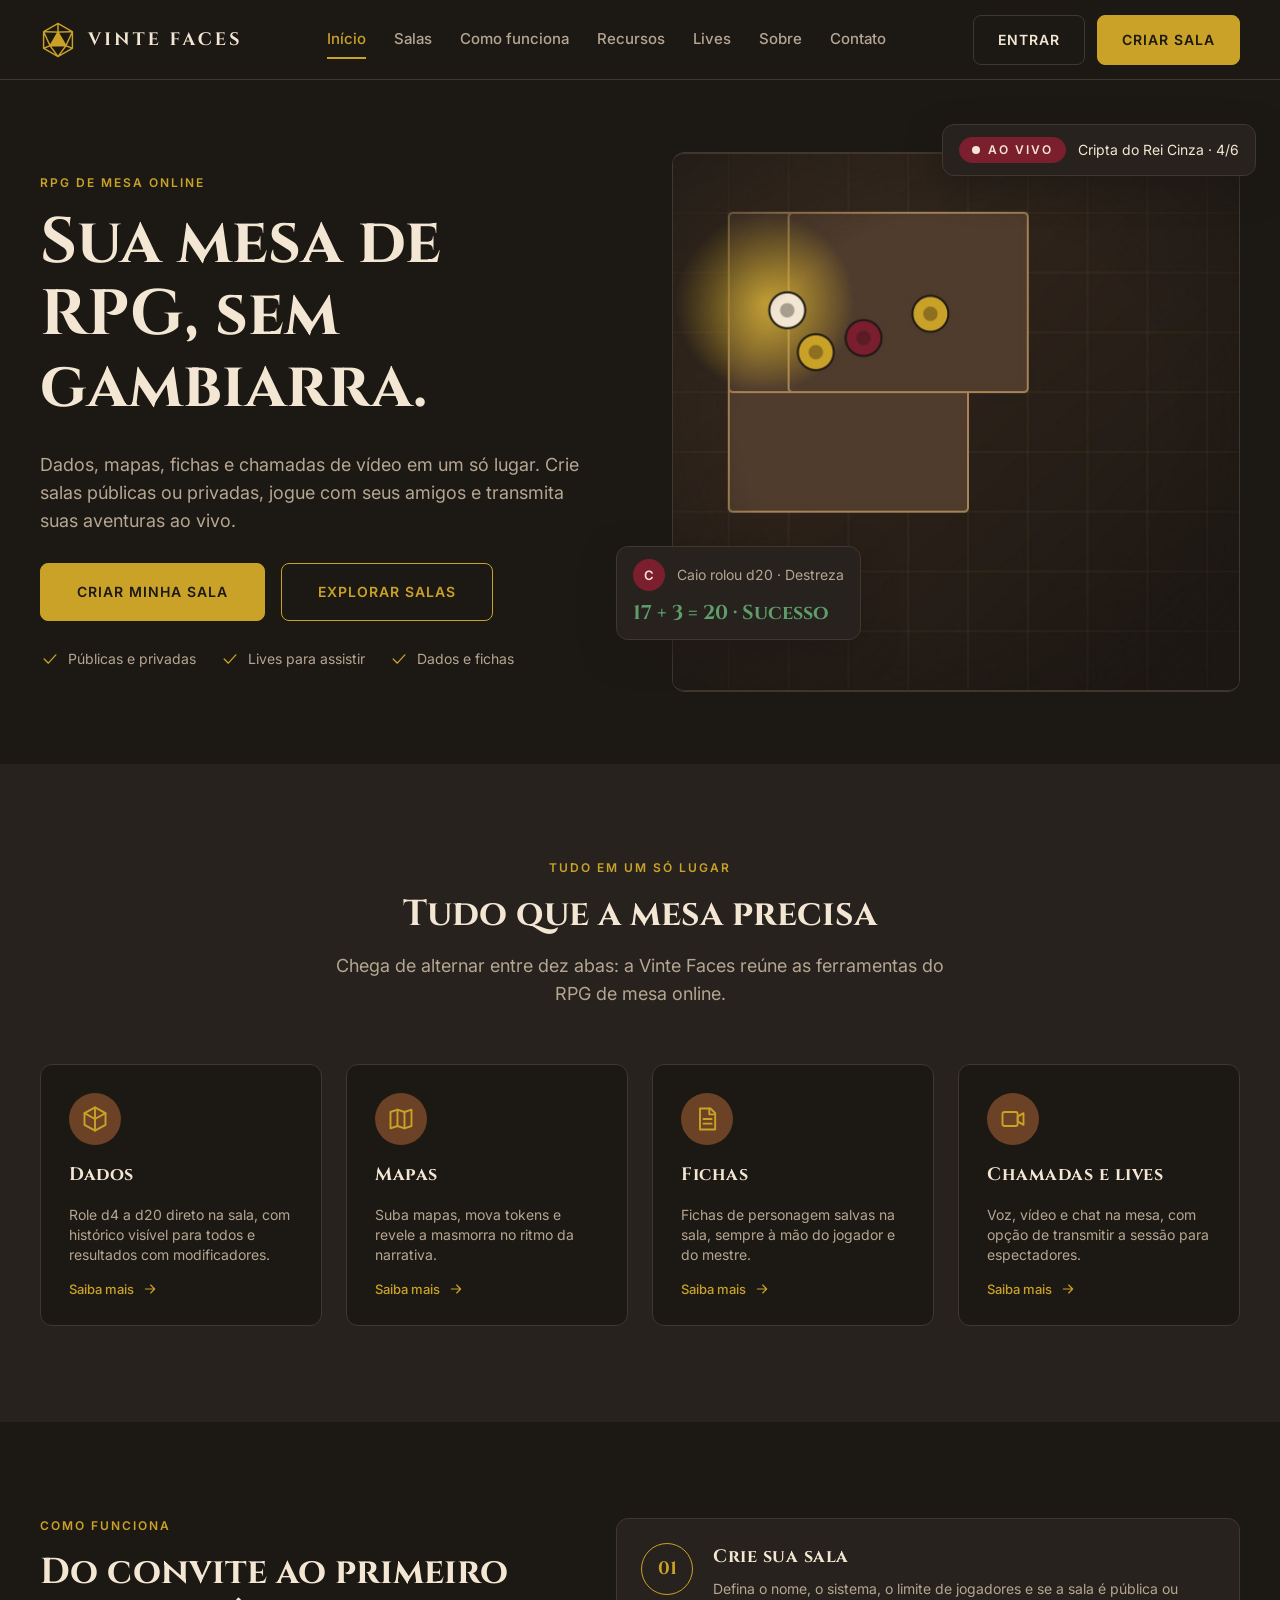
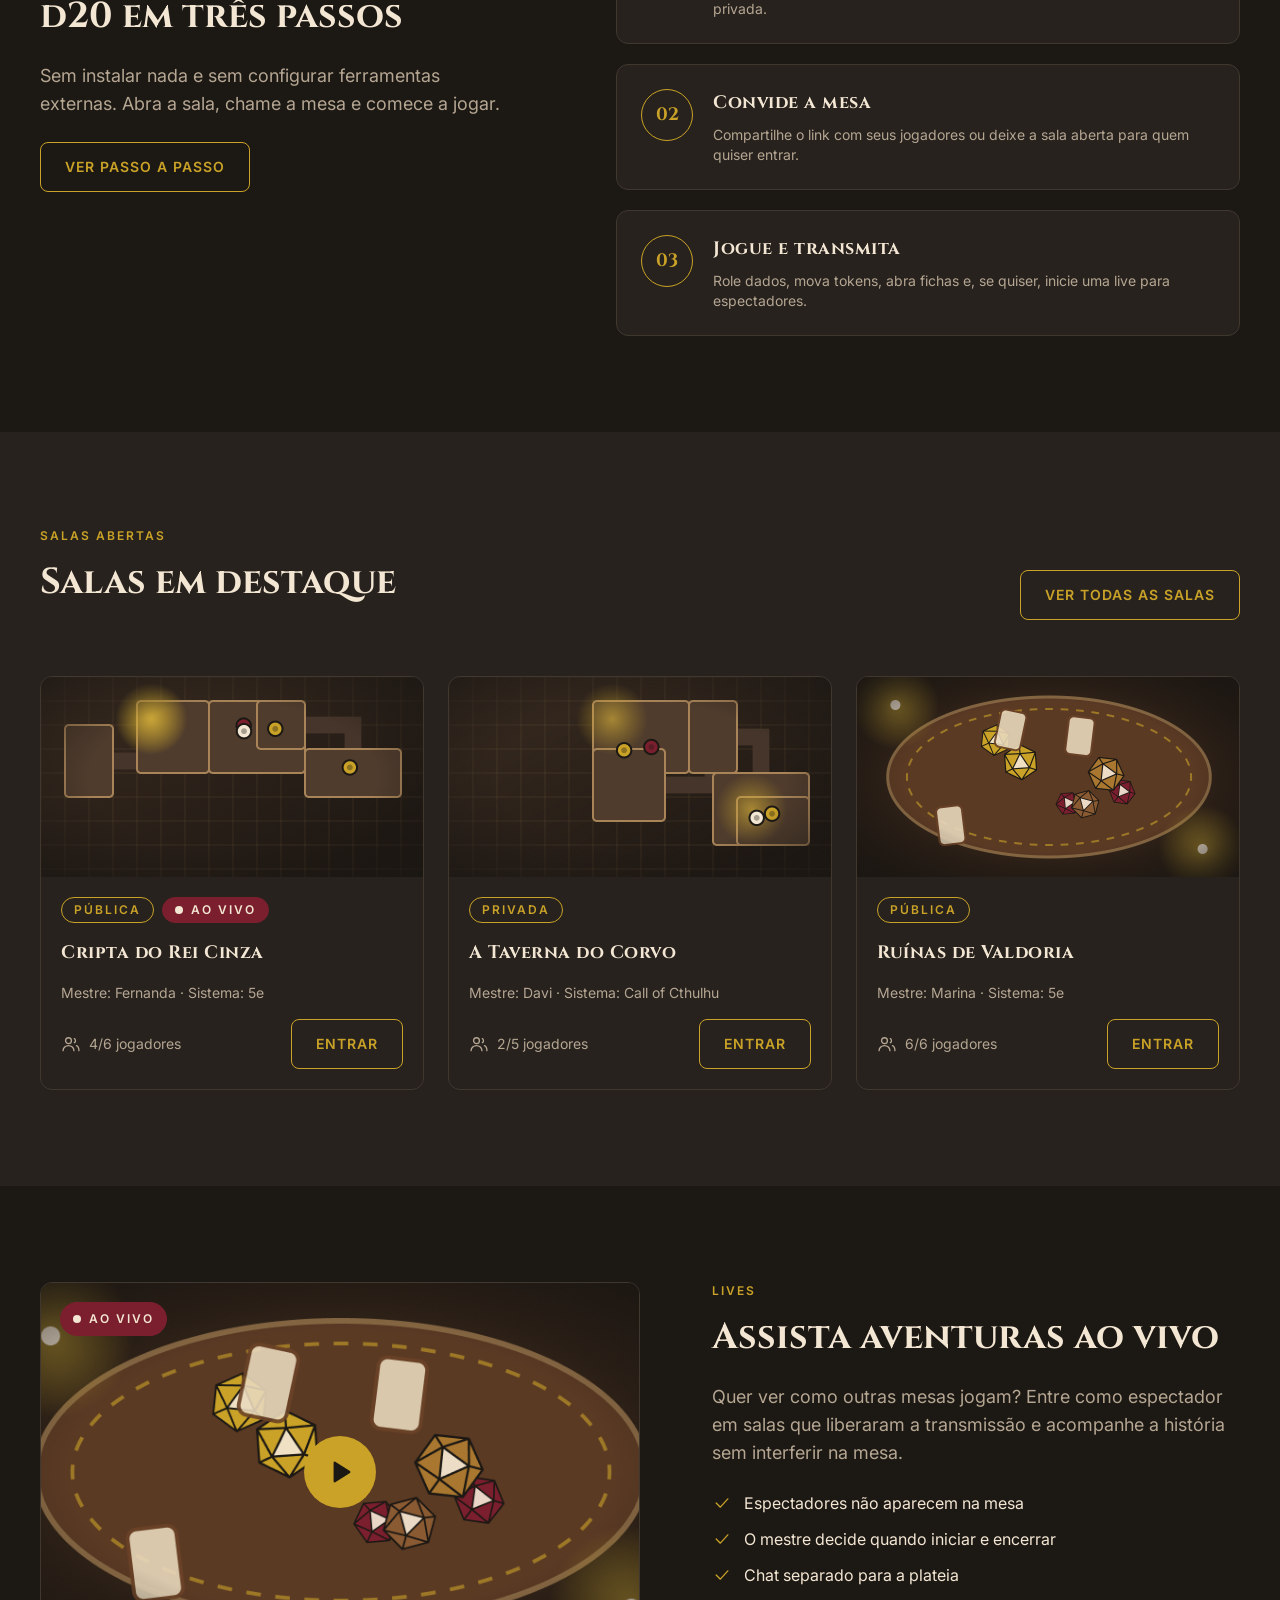
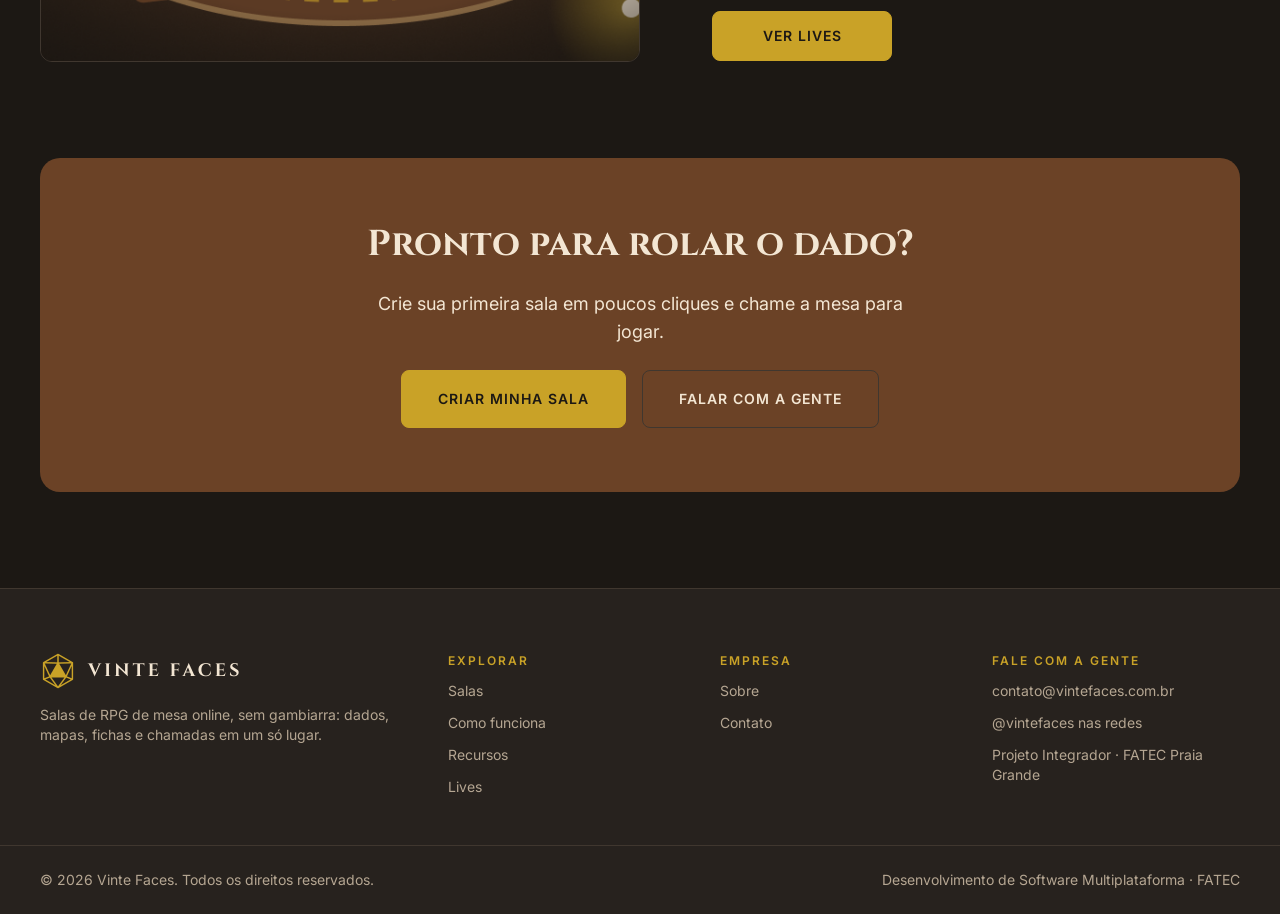
<file: index.html>
<!DOCTYPE html>
<html lang="pt-br">

<head>
    <meta charset="UTF-8">
    <meta name="viewport" content="width=device-width, initial-scale=1.0">
    <title>Início | Vinte Faces</title>
    <link rel="shortcut icon" href="assets/Icon.png" type="image/x-icon">
    <link rel="stylesheet" href="Style/style.css">
    <script src="js/menu.js" defer></script>
</head>

<body>
    <header>
        <a href="index.html"><img class="LogoTipo" src="assets/LogoTipo.png" alt="Vinte Faces"></a>
        <button class="menu-btn" type="button" aria-expanded="false" aria-controls="menu-principal" aria-label="Abrir menu">
            <img class="icone-abrir" src="assets/icones/menu.svg" alt="" width="28" height="28">
            <img class="icone-fechar" src="assets/icones/fechar.svg" alt="" width="28" height="28">
        </button>
        <nav class="navegacao" id="menu-principal" aria-label="Navegação principal">
            <a class="btn-ativo" href="index.html" aria-current="page">Início</a>
            <a class="h-btn" href="salas.html">Salas</a>
            <a class="h-btn" href="como-funciona.html">Como funciona</a>
            <a class="h-btn" href="recursos.html">Recursos</a>
            <a class="h-btn" href="lives.html">Lives</a>
            <a class="h-btn" href="sobre.html">Sobre</a>
            <a class="h-btn" href="contato.html">Contato</a>
        </nav>
        <div class="acoes-header">
            <a class="h2-btn btn-fantasma" href="login.html">ENTRAR</a>
            <a class="h2-btn ouro-500" href="salas.html#criar">CRIAR SALA</a>
        </div>
    </header>

    <main>

        <section class="sessao">
            <div>
                <p class="eyebrow">RPG de mesa online</p>
                <h1>Sua mesa de RPG, sem gambiarra.</h1>
                <p>Dados, mapas, fichas e chamadas de vídeo em um só lugar. Crie salas públicas ou privadas, jogue com
                    seus amigos e transmita suas aventuras ao vivo.</p>
                <div class="botoes">
                    <a class="m-btn btn-g ouro-500" href="salas.html#criar">CRIAR MINHA SALA</a>
                    <a class="m-btn btn-g ouro-500-border" href="salas.html">EXPLORAR SALAS</a>
                </div>
                <ul class="lista-check diferenciais">
                    <li>Públicas e privadas</li>
                    <li>Lives para assistir</li>
                    <li>Dados e fichas</li>
                </ul>
            </div>
            <div class="hero-imagem">
                <img class="imgsec1" src="assets/capas/mapa-masmorra.jpg" alt="Mapa de masmorra visto de cima, com tokens dos jogadores">
                <div class="cartao-flutuante cartao-ao-vivo" aria-hidden="true">
                    <span class="btn-off badge-ao-vivo">Ao vivo</span>
                    <span>Cripta do Rei Cinza · 4/6</span>
                </div>
                <div class="cartao-flutuante cartao-rolagem" aria-hidden="true">
                    <p><span class="avatar">C</span>Caio rolou d20 · Destreza</p>
                    <p class="resultado">17 + 3 = 20 · Sucesso</p>
                </div>
            </div>
        </section>

        <section class="section fundo-800">
            <div class="container">
                <div class="section-title centro">
                    <p class="eyebrow">Tudo em um só lugar</p>
                    <h2>Tudo que a mesa precisa</h2>
                    <p>Chega de alternar entre dez abas: a Vinte Faces reúne as ferramentas do RPG de mesa online.</p>
                </div>
                <div class="sec2">
                    <article class="bloco"><span class="icone-circulo"><img src="assets/icones/dado.svg" alt="" width="28" height="28"></span>
                        <h3>Dados</h3>
                        <p>Role d4 a d20 direto na sala, com histórico visível para todos e resultados com modificadores.</p>
                        <a class="saiba-mais" href="recursos.html#dados">Saiba mais <span class="visualmente-oculto">sobre os dados</span></a>
                    </article>
                    <article class="bloco"><span class="icone-circulo"><img src="assets/icones/mapa.svg" alt="" width="28" height="28"></span>
                        <h3>Mapas</h3>
                        <p>Suba mapas, mova tokens e revele a masmorra no ritmo da narrativa.</p>
                        <a class="saiba-mais" href="recursos.html#mapas">Saiba mais <span class="visualmente-oculto">sobre os mapas</span></a>
                    </article>
                    <article class="bloco"><span class="icone-circulo"><img src="assets/icones/ficha.svg" alt="" width="28" height="28"></span>
                        <h3>Fichas</h3>
                        <p>Fichas de personagem salvas na sala, sempre à mão do jogador e do mestre.</p>
                        <a class="saiba-mais" href="recursos.html#fichas">Saiba mais <span class="visualmente-oculto">sobre as fichas</span></a>
                    </article>
                    <article class="bloco"><span class="icone-circulo"><img src="assets/icones/video.svg" alt="" width="28" height="28"></span>
                        <h3>Chamadas e lives</h3>
                        <p>Voz, vídeo e chat na mesa, com opção de transmitir a sessão para espectadores.</p>
                        <a class="saiba-mais" href="recursos.html#chat">Saiba mais <span class="visualmente-oculto">sobre chamadas e lives</span></a>
                    </article>
                </div>
            </div>
        </section>

        <section class="section container">
            <div class="duas-colunas passos">
                <div>
                    <p class="eyebrow">Como funciona</p>
                    <h2>Do convite ao primeiro d20 em três passos</h2>
                    <p class="texto-l">Sem instalar nada e sem configurar ferramentas externas. Abra a sala, chame a mesa e
                        comece a jogar.</p>
                    <a class="m-btn ouro-500-border" href="como-funciona.html">VER PASSO A PASSO</a>
                </div>
                <div class="etapas">
                    <article class="etapa"><span class="numero">01</span>
                        <div class="conteudo">
                            <h3>Crie sua sala</h3>
                            <p>Defina o nome, o sistema, o limite de jogadores e se a sala é pública ou privada.</p>
                        </div>
                    </article>
                    <article class="etapa"><span class="numero">02</span>
                        <div class="conteudo">
                            <h3>Convide a mesa</h3>
                            <p>Compartilhe o link com seus jogadores ou deixe a sala aberta para quem quiser entrar.</p>
                        </div>
                    </article>
                    <article class="etapa"><span class="numero">03</span>
                        <div class="conteudo">
                            <h3>Jogue e transmita</h3>
                            <p>Role dados, mova tokens, abra fichas e, se quiser, inicie uma live para espectadores.</p>
                        </div>
                    </article>
                </div>
            </div>
        </section>

        <section class="salas-d">
            <div class="container">
                <div class="section-topo">
                    <div class="section-title">
                        <p class="eyebrow">Salas abertas</p>
                        <h2>Salas em destaque</h2>
                    </div>
                    <a class="m-btn ouro-500-border" href="salas.html">VER TODAS AS SALAS</a>
                </div>
                <div class="salas">
                    <article class="card">
                        <img loading="lazy" src="assets/card1.png" alt="Capa da sala Cripta do Rei Cinza: mapa de masmorra">
                        <div class="card-conteudo">
                            <div class="badges"><span class="btn-off">Pública</span><span class="btn-off badge-ao-vivo">Ao vivo</span></div>
                            <h3>Cripta do Rei Cinza</h3>
                            <p>Mestre: Fernanda · Sistema: 5e</p>
                            <div class="card-rodape">
                                <div class="info"><img src="assets/icones/usuarios.svg" alt="" width="20" height="20"><span>4/6 jogadores</span>
                                </div>
                                <a class="btn-card" href="salas.html?entrar=cripta">ENTRAR</a>
                            </div>
                        </div>
                    </article>
                    <article class="card">
                        <img loading="lazy" src="assets/capas/capa2.png" alt="Capa da sala A Taverna do Corvo: planta de uma taverna">
                        <div class="card-conteudo">
                            <div class="badges"><span class="btn-off">Privada</span></div>
                            <h3>A Taverna do Corvo</h3>
                            <p>Mestre: Davi · Sistema: Call of Cthulhu</p>
                            <div class="card-rodape">
                                <div class="info"><img src="assets/icones/usuarios.svg" alt="" width="20" height="20"><span>2/5 jogadores</span>
                                </div>
                                <a class="btn-card" href="salas.html?entrar=taverna">ENTRAR</a>
                            </div>
                        </div>
                    </article>
                    <article class="card">
                        <img loading="lazy" src="assets/card3.png" alt="Capa da sala Ruínas de Valdoria: mesa de jogo com dados e cartas">
                        <div class="card-conteudo">
                            <div class="badges"><span class="btn-off">Pública</span></div>
                            <h3>Ruínas de Valdoria</h3>
                            <p>Mestre: Marina · Sistema: 5e</p>
                            <div class="card-rodape">
                                <div class="info"><img src="assets/icones/usuarios.svg" alt="" width="20" height="20"><span>6/6 jogadores</span>
                                </div>
                                <a class="btn-card" href="salas.html?entrar=ruinas">ENTRAR</a>
                            </div>
                        </div>
                    </article>
                </div>
            </div>
        </section>

        <section class="section container">
            <div class="duas-colunas live">
                <div class="live-imagem">
                    <img loading="lazy" class="ilustracao" src="assets/card3.png" alt="Mesa de RPG vista de cima, com dados, cartas e miniaturas">
                    <span class="btn-off badge-ao-vivo">Ao vivo</span>
                    <span class="play" aria-hidden="true"><img src="assets/icones/play.svg" alt="" width="32" height="32"></span>
                </div>
                <div>
                    <p class="eyebrow">Lives</p>
                    <h2>Assista aventuras ao vivo</h2>
                    <p class="texto-l">Quer ver como outras mesas jogam? Entre como espectador em salas que liberaram a
                        transmissão e acompanhe a história sem interferir na mesa.</p>
                    <ul class="lista-check">
                        <li>Espectadores não aparecem na mesa</li>
                        <li>O mestre decide quando iniciar e encerrar</li>
                        <li>Chat separado para a plateia</li>
                    </ul>
                    <a class="m-btn ouro-500" href="lives.html">VER LIVES</a>
                </div>
            </div>
        </section>

        <section class="section container chamada">
            <div class="cta">
                <h2>Pronto para rolar o dado?</h2>
                <p>Crie sua primeira sala em poucos cliques e chame a mesa para jogar.</p>
                <div class="botoes">
                    <a class="m-btn btn-g ouro-500" href="salas.html#criar">CRIAR MINHA SALA</a>
                    <a class="m-btn btn-g btn-fantasma" href="contato.html">FALAR COM A GENTE</a>
                </div>
            </div>
        </section>

    </main>

    <footer>
        <div class="footerGrid">
            <div>
                <a href="index.html"><img class="LogoTipo" src="assets/LogoTipo.png" alt="Vinte Faces"></a>
                <p>Salas de RPG de mesa online, sem gambiarra: dados, mapas, fichas e chamadas em um só lugar.</p>
            </div>
            <div class="coluna">
                <span class="ouro-500p">EXPLORAR</span>
                <a href="salas.html">Salas</a>
                <a href="como-funciona.html">Como funciona</a>
                <a href="recursos.html">Recursos</a>
                <a href="lives.html">Lives</a>
            </div>
            <div class="coluna">
                <span class="ouro-500p">EMPRESA</span>
                <a href="sobre.html">Sobre</a>
                <a href="contato.html">Contato</a>
            </div>
            <div class="coluna">
                <span class="ouro-500p">FALE COM A GENTE</span>
                <a href="mailto:contato@vintefaces.com.br">contato@vintefaces.com.br</a>
                <p>@vintefaces nas redes</p>
                <p>Projeto Integrador · FATEC Praia Grande</p>
            </div>
        </div>
        <div class="footer-bottom">
            <p>© 2026 Vinte Faces. Todos os direitos reservados.</p>
            <p>Desenvolvimento de Software Multiplataforma · FATEC</p>
        </div>
    </footer>
</body>

</html>
</file>
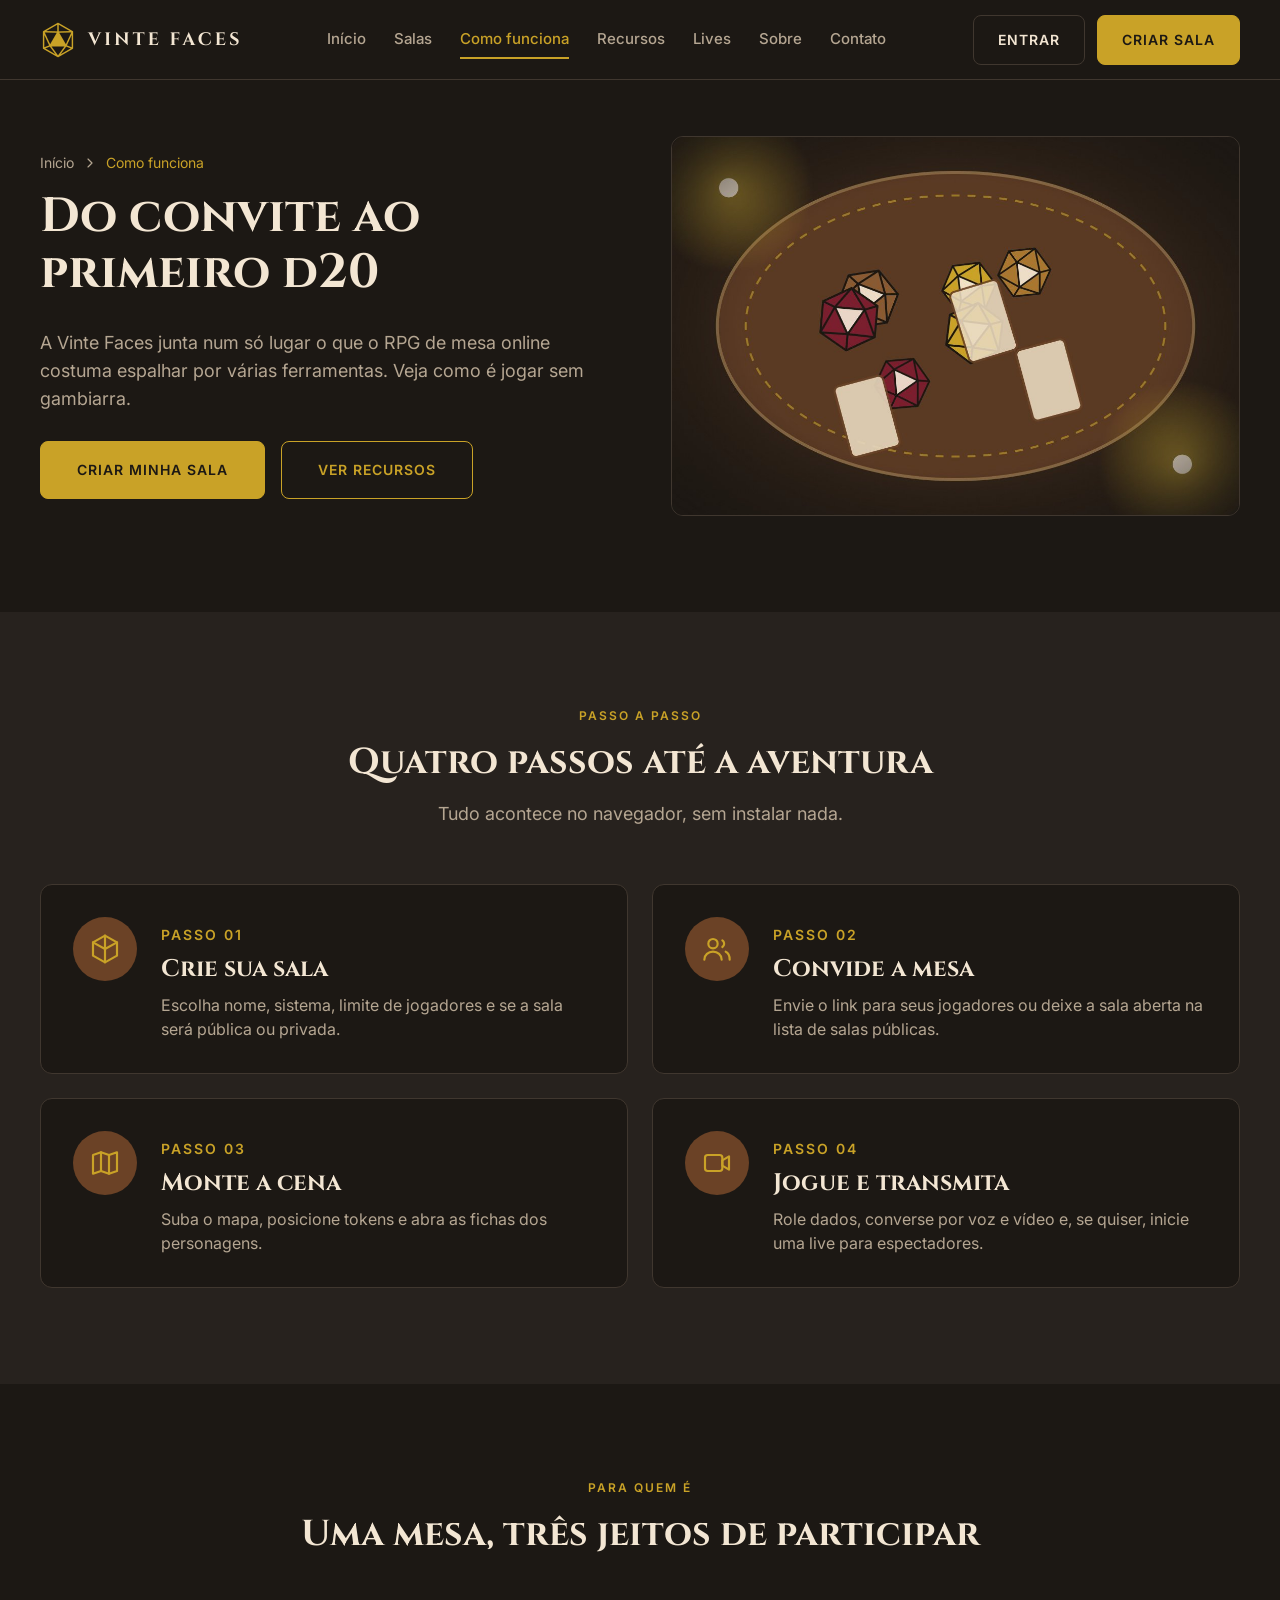
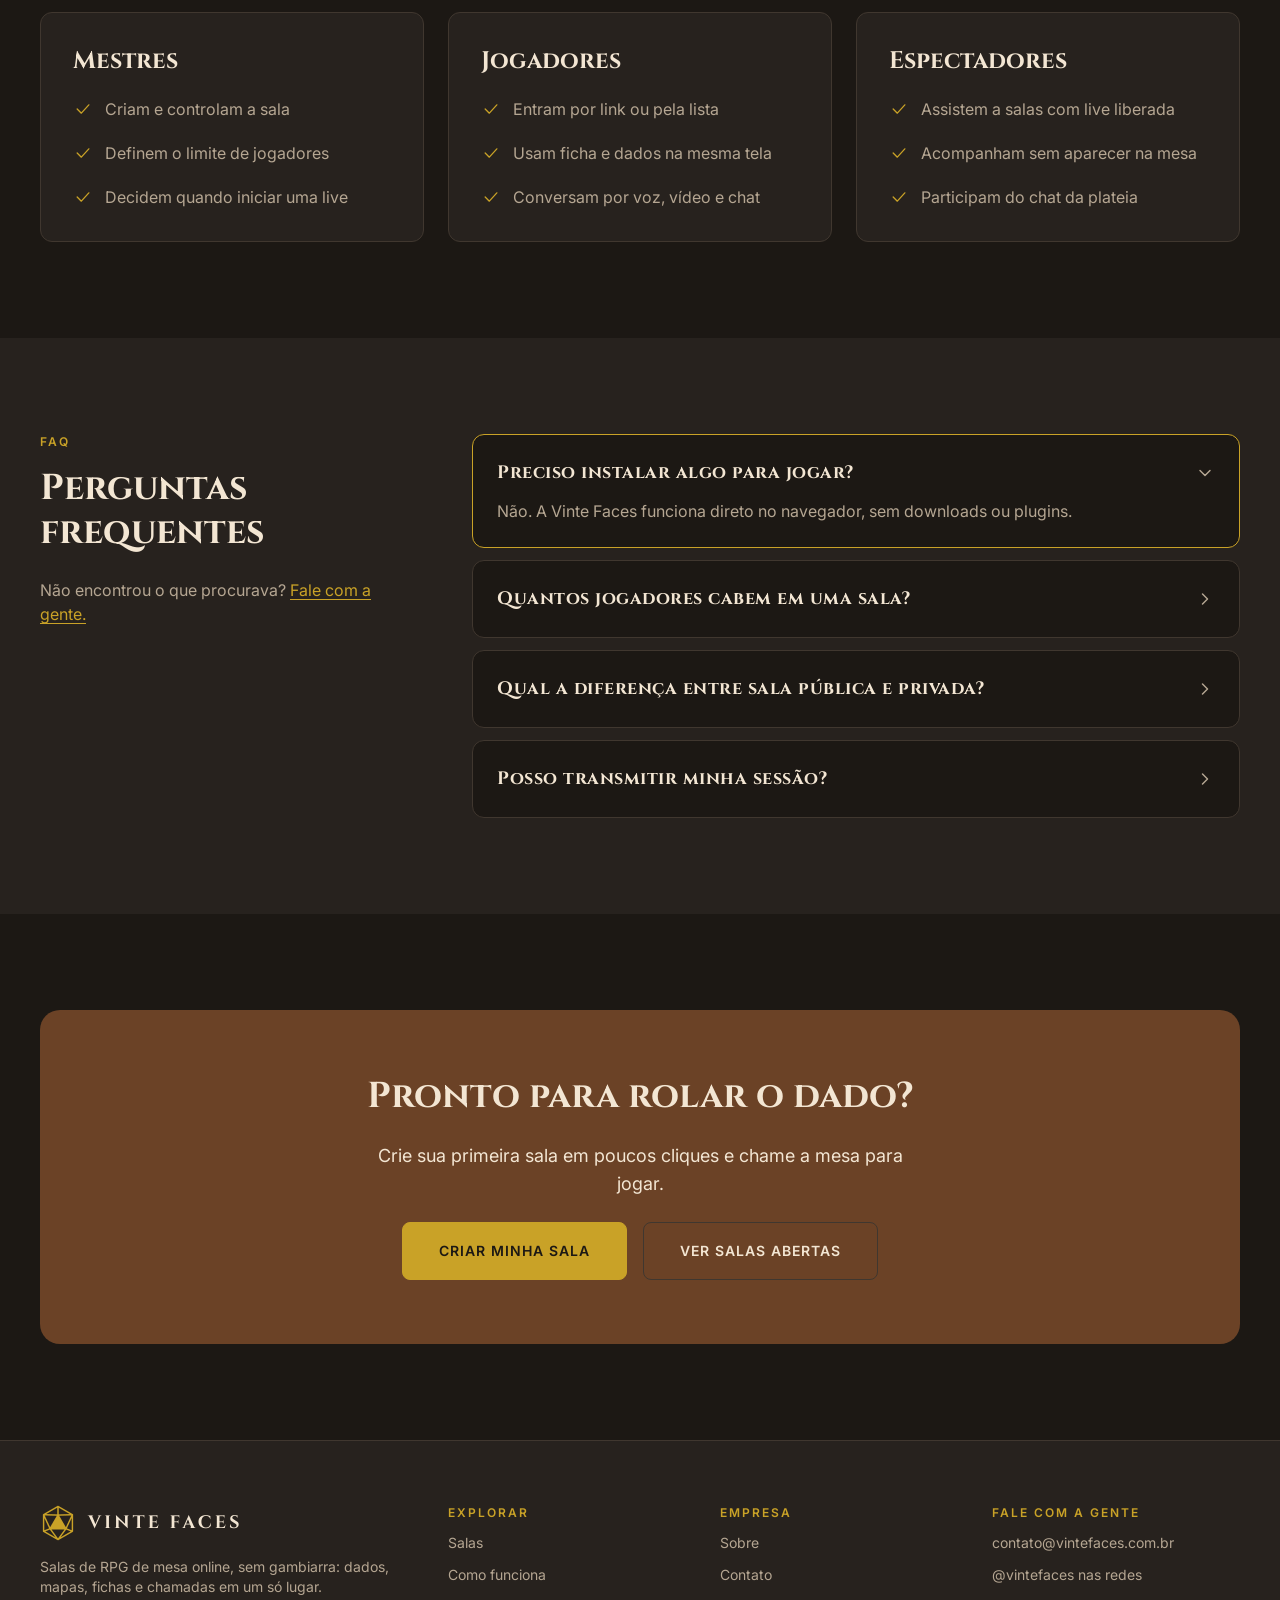
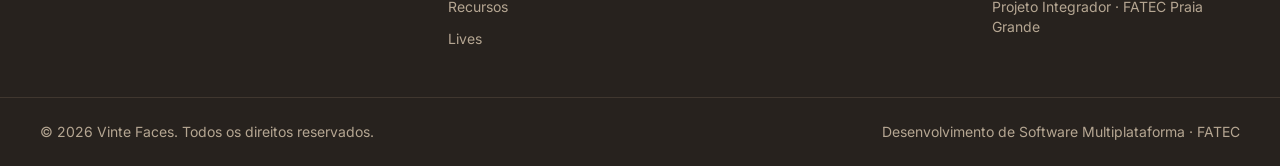
<file: como-funciona.html>
<!DOCTYPE html>
<html lang="pt-br">

<head>
    <meta charset="UTF-8">
    <meta name="viewport" content="width=device-width, initial-scale=1.0">
    <title>Como funciona | Vinte Faces</title>
    <link rel="shortcut icon" href="assets/Icon.png" type="image/x-icon">
    <link rel="stylesheet" href="Style/style.css">
    <script src="js/menu.js" defer></script>
</head>

<body>
    <header>
        <a href="index.html"><img class="LogoTipo" src="assets/LogoTipo.png" alt="Vinte Faces"></a>
        <button class="menu-btn" type="button" aria-expanded="false" aria-controls="menu-principal" aria-label="Abrir menu">
            <img class="icone-abrir" src="assets/icones/menu.svg" alt="" width="28" height="28">
            <img class="icone-fechar" src="assets/icones/fechar.svg" alt="" width="28" height="28">
        </button>
        <nav class="navegacao" id="menu-principal" aria-label="Navegação principal">
            <a class="h-btn" href="index.html">Início</a>
            <a class="h-btn" href="salas.html">Salas</a>
            <a class="btn-ativo" href="como-funciona.html" aria-current="page">Como funciona</a>
            <a class="h-btn" href="recursos.html">Recursos</a>
            <a class="h-btn" href="lives.html">Lives</a>
            <a class="h-btn" href="sobre.html">Sobre</a>
            <a class="h-btn" href="contato.html">Contato</a>
        </nav>
        <div class="acoes-header">
            <a class="h2-btn btn-fantasma" href="login.html">ENTRAR</a>
            <a class="h2-btn ouro-500" href="salas.html#criar">CRIAR SALA</a>
        </div>
    </header>

    <main>

        <section class="sessao interna">
            <div>
                <nav class="breadcrumb" aria-label="Você está em">
                    <a href="index.html">Início</a>
                    <span aria-current="page">Como funciona</span>
                </nav>
                <h1>Do convite ao primeiro d20</h1>
                <p>A Vinte Faces junta num só lugar o que o RPG de mesa online costuma espalhar por várias ferramentas.
                    Veja como é jogar sem gambiarra.</p>
                <div class="botoes">
                    <a class="m-btn btn-g ouro-500" href="salas.html#criar">CRIAR MINHA SALA</a>
                    <a class="m-btn btn-g ouro-500-border" href="recursos.html">VER RECURSOS</a>
                </div>
            </div>
            <img class="imgsec1" src="assets/capas/mesa-rpg.jpg" alt="Mesa de RPG vista de cima, com dados e cartas">
        </section>

        <section class="section fundo-800">
            <div class="container">
                <div class="section-title centro">
                    <p class="eyebrow">Passo a passo</p>
                    <h2>Quatro passos até a aventura</h2>
                    <p>Tudo acontece no navegador, sem instalar nada.</p>
                </div>
                <div class="etapas grade">
                    <article class="etapa"><span class="icone-circulo"><img src="assets/icones/dado.svg" alt="" width="32" height="32"></span>
                        <div class="conteudo">
                            <p class="eyebrow">Passo 01</p>
                            <h3>Crie sua sala</h3>
                            <p>Escolha nome, sistema, limite de jogadores e se a sala será pública ou privada.</p>
                        </div>
                    </article>
                    <article class="etapa"><span class="icone-circulo"><img src="assets/icones/usuarios-ouro.svg" alt="" width="32" height="32"></span>
                        <div class="conteudo">
                            <p class="eyebrow">Passo 02</p>
                            <h3>Convide a mesa</h3>
                            <p>Envie o link para seus jogadores ou deixe a sala aberta na lista de salas públicas.</p>
                        </div>
                    </article>
                    <article class="etapa"><span class="icone-circulo"><img src="assets/icones/mapa.svg" alt="" width="32" height="32"></span>
                        <div class="conteudo">
                            <p class="eyebrow">Passo 03</p>
                            <h3>Monte a cena</h3>
                            <p>Suba o mapa, posicione tokens e abra as fichas dos personagens.</p>
                        </div>
                    </article>
                    <article class="etapa"><span class="icone-circulo"><img src="assets/icones/video.svg" alt="" width="32" height="32"></span>
                        <div class="conteudo">
                            <p class="eyebrow">Passo 04</p>
                            <h3>Jogue e transmita</h3>
                            <p>Role dados, converse por voz e vídeo e, se quiser, inicie uma live para espectadores.</p>
                        </div>
                    </article>
                </div>
            </div>
        </section>

        <section class="section container">
            <div class="section-title centro">
                <p class="eyebrow">Para quem é</p>
                <h2>Uma mesa, três jeitos de participar</h2>
            </div>
            <div class="sec2 perfis">
                <article class="painel">
                    <h3>Mestres</h3>
                    <ul class="lista-check">
                        <li>Criam e controlam a sala</li>
                        <li>Definem o limite de jogadores</li>
                        <li>Decidem quando iniciar uma live</li>
                    </ul>
                </article>
                <article class="painel">
                    <h3>Jogadores</h3>
                    <ul class="lista-check">
                        <li>Entram por link ou pela lista</li>
                        <li>Usam ficha e dados na mesma tela</li>
                        <li>Conversam por voz, vídeo e chat</li>
                    </ul>
                </article>
                <article class="painel">
                    <h3>Espectadores</h3>
                    <ul class="lista-check">
                        <li>Assistem a salas com live liberada</li>
                        <li>Acompanham sem aparecer na mesa</li>
                        <li>Participam do chat da plateia</li>
                    </ul>
                </article>
            </div>
        </section>

        <section class="section fundo-800" id="faq">
            <div class="container faq">
                <div>
                    <p class="eyebrow">FAQ</p>
                    <h2>Perguntas frequentes</h2>
                    <p>Não encontrou o que procurava? <a class="link" href="contato.html">Fale com a gente.</a></p>
                </div>
                <div class="faq-lista">
                    <details class="faq-item" open>
                        <summary>Preciso instalar algo para jogar?</summary>
                        <p>Não. A Vinte Faces funciona direto no navegador, sem downloads ou plugins.</p>
                    </details>
                    <details class="faq-item">
                        <summary>Quantos jogadores cabem em uma sala?</summary>
                        <p>Quem decide é o mestre: ele define o limite de jogadores ao criar a sala. Com a sala cheia, novas
                            entradas são recusadas.</p>
                    </details>
                    <details class="faq-item">
                        <summary>Qual a diferença entre sala pública e privada?</summary>
                        <p>Salas públicas aparecem na lista e aceitam qualquer jogador; as privadas só entram por convite.</p>
                    </details>
                    <details class="faq-item">
                        <summary>Posso transmitir minha sessão?</summary>
                        <p>Sim. O mestre pode iniciar uma live da sala; os espectadores assistem e conversam no chat da
                            plateia, sem aparecer na mesa.</p>
                    </details>
                </div>
            </div>
        </section>

        <section class="section container">
            <div class="cta">
                <h2>Pronto para rolar o dado?</h2>
                <p>Crie sua primeira sala em poucos cliques e chame a mesa para jogar.</p>
                <div class="botoes">
                    <a class="m-btn btn-g ouro-500" href="salas.html#criar">CRIAR MINHA SALA</a>
                    <a class="m-btn btn-g btn-fantasma" href="salas.html">VER SALAS ABERTAS</a>
                </div>
            </div>
        </section>

    </main>

    <footer>
        <div class="footerGrid">
            <div>
                <a href="index.html"><img class="LogoTipo" src="assets/LogoTipo.png" alt="Vinte Faces"></a>
                <p>Salas de RPG de mesa online, sem gambiarra: dados, mapas, fichas e chamadas em um só lugar.</p>
            </div>
            <div class="coluna">
                <span class="ouro-500p">EXPLORAR</span>
                <a href="salas.html">Salas</a>
                <a href="como-funciona.html">Como funciona</a>
                <a href="recursos.html">Recursos</a>
                <a href="lives.html">Lives</a>
            </div>
            <div class="coluna">
                <span class="ouro-500p">EMPRESA</span>
                <a href="sobre.html">Sobre</a>
                <a href="contato.html">Contato</a>
            </div>
            <div class="coluna">
                <span class="ouro-500p">FALE COM A GENTE</span>
                <a href="mailto:contato@vintefaces.com.br">contato@vintefaces.com.br</a>
                <p>@vintefaces nas redes</p>
                <p>Projeto Integrador · FATEC Praia Grande</p>
            </div>
        </div>
        <div class="footer-bottom">
            <p>© 2026 Vinte Faces. Todos os direitos reservados.</p>
            <p>Desenvolvimento de Software Multiplataforma · FATEC</p>
        </div>
    </footer>
</body>

</html>
</file>
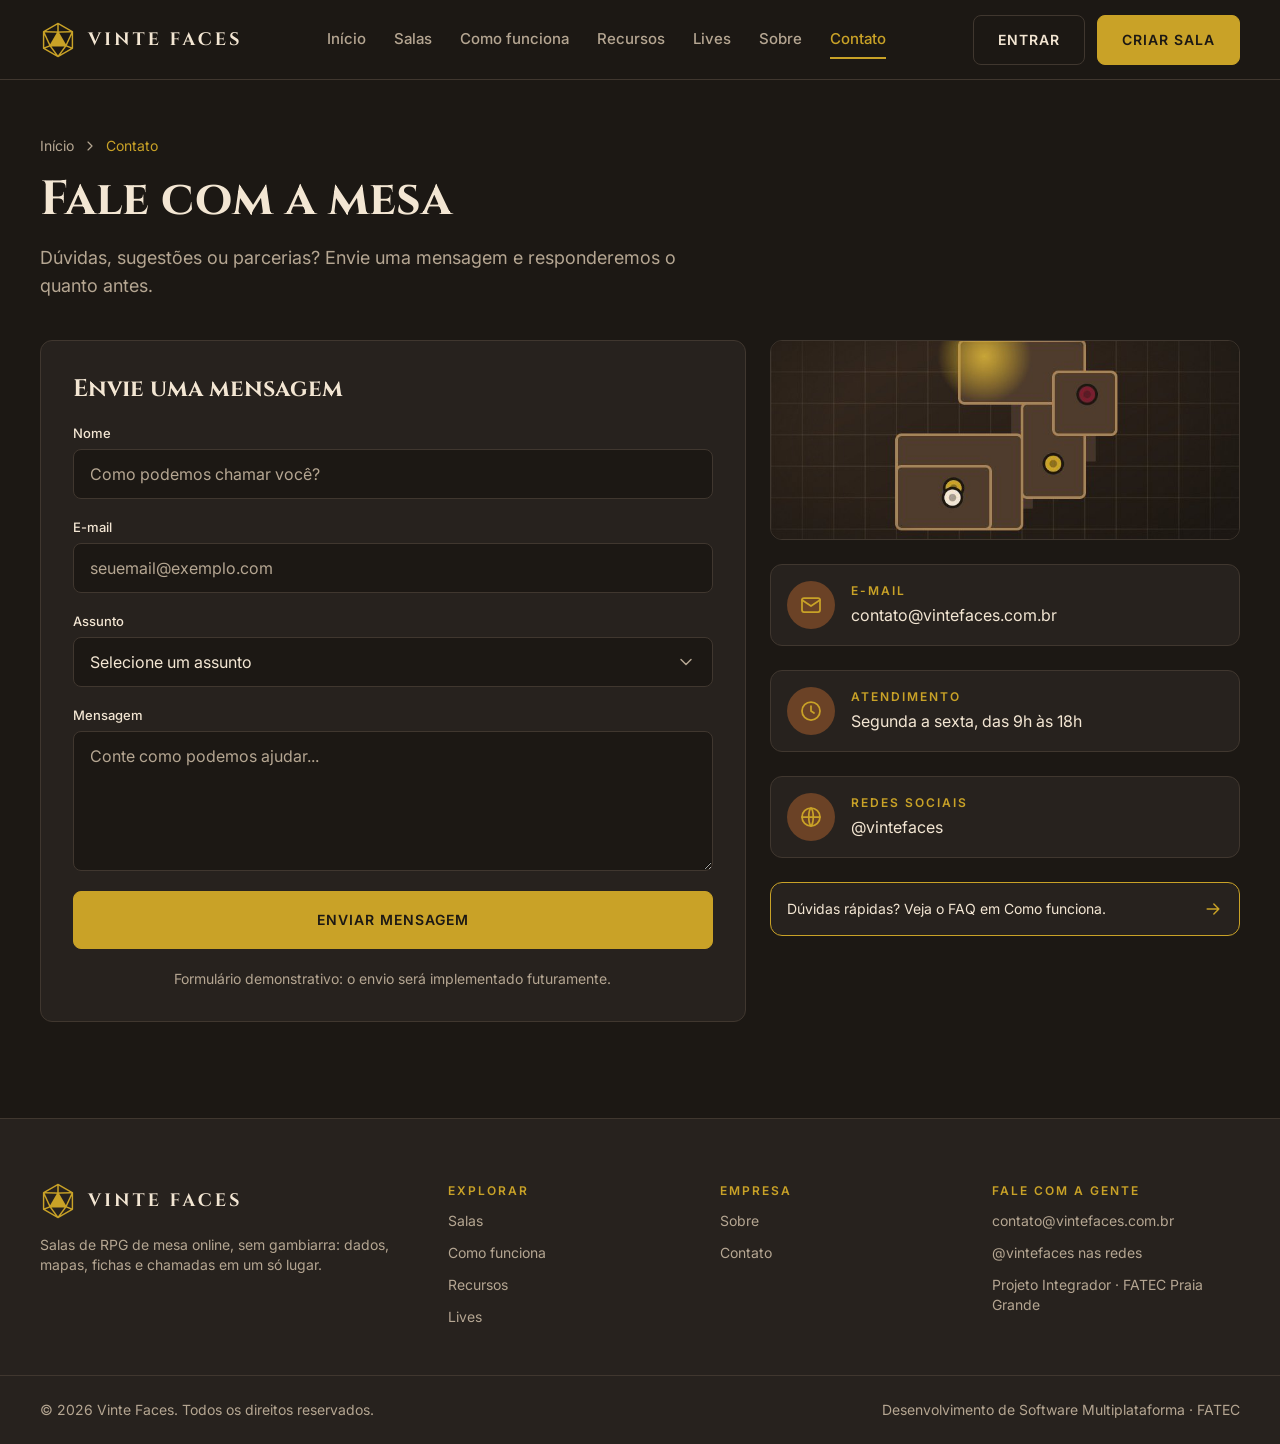
<file: contato.html>
<!DOCTYPE html>
<html lang="pt-br">

<head>
    <meta charset="UTF-8">
    <meta name="viewport" content="width=device-width, initial-scale=1.0">
    <title>Contato | Vinte Faces</title>
    <link rel="shortcut icon" href="assets/Icon.png" type="image/x-icon">
    <link rel="stylesheet" href="Style/style.css">
    <script src="js/menu.js" defer></script>
    <script src="js/formulario.js" defer></script>
    <script src="js/contato.js" defer></script>
</head>

<body>
    <header>
        <a href="index.html"><img class="LogoTipo" src="assets/LogoTipo.png" alt="Vinte Faces"></a>
        <button class="menu-btn" type="button" aria-expanded="false" aria-controls="menu-principal" aria-label="Abrir menu">
            <img class="icone-abrir" src="assets/icones/menu.svg" alt="" width="28" height="28">
            <img class="icone-fechar" src="assets/icones/fechar.svg" alt="" width="28" height="28">
        </button>
        <nav class="navegacao" id="menu-principal" aria-label="Navegação principal">
            <a class="h-btn" href="index.html">Início</a>
            <a class="h-btn" href="salas.html">Salas</a>
            <a class="h-btn" href="como-funciona.html">Como funciona</a>
            <a class="h-btn" href="recursos.html">Recursos</a>
            <a class="h-btn" href="lives.html">Lives</a>
            <a class="h-btn" href="sobre.html">Sobre</a>
            <a class="btn-ativo" href="contato.html" aria-current="page">Contato</a>
        </nav>
        <div class="acoes-header">
            <a class="h2-btn btn-fantasma" href="login.html">ENTRAR</a>
            <a class="h2-btn ouro-500" href="salas.html#criar">CRIAR SALA</a>
        </div>
    </header>

    <main>

        <section class="page-intro container topo">
            <div>
                <nav class="breadcrumb" aria-label="Você está em">
                    <a href="index.html">Início</a>
                    <span aria-current="page">Contato</span>
                </nav>
                <h1>Fale com a mesa</h1>
                <p>Dúvidas, sugestões ou parcerias? Envie uma mensagem e responderemos o quanto antes.</p>
            </div>
        </section>
        <section class="container contato-secao">
            <div class="contato-grid">
                <form class="formulario painel" id="form-contato" method="post" novalidate>
                    <h2>Envie uma mensagem</h2>
                    <label for="nome">Nome
                        <input id="nome" name="nome" type="text" placeholder="Como podemos chamar você?"
                            autocomplete="name" required aria-describedby="erro-nome">
                    </label>
                    <p class="mensagem-erro" id="erro-nome" hidden>Informe seu nome.</p>
                    <label for="email">E-mail
                        <input id="email" name="email" type="email" placeholder="seuemail@exemplo.com"
                            autocomplete="email" required aria-describedby="erro-email">
                    </label>
                    <p class="mensagem-erro" id="erro-email" hidden>Informe um e-mail válido.</p>
                    <label for="assunto">Assunto
                        <select id="assunto" name="assunto" required aria-describedby="erro-assunto">
                            <option value="">Selecione um assunto</option>
                            <option value="duvida">Dúvida</option>
                            <option value="sugestao">Sugestão</option>
                            <option value="parceria">Parceria</option>
                            <option value="outro">Outro</option>
                        </select>
                    </label>
                    <p class="mensagem-erro" id="erro-assunto" hidden>Selecione um assunto.</p>
                    <label for="mensagem">Mensagem
                        <textarea id="mensagem" name="mensagem" placeholder="Conte como podemos ajudar..."
                            required aria-describedby="erro-mensagem"></textarea>
                    </label>
                    <p class="mensagem-erro" id="erro-mensagem" hidden>Escreva sua mensagem (pelo menos 10 caracteres).</p>
                    <button class="m-btn btn-g ouro-500" type="submit">ENVIAR MENSAGEM</button>
                    <p class="mensagem-sucesso" id="contato-sucesso" role="status"></p>
                    <small>Formulário demonstrativo: o envio será implementado futuramente.</small>
                </form>
                <aside class="contato-info">
                    <img class="ilustracao" src="assets/capas/mapa-contato.jpg" alt="Mapa de masmorra com tokens dos jogadores">
                    <div class="painel contato-card">
                        <span class="icone-circulo"><img src="assets/icones/email.svg" alt="" width="24" height="24"></span>
                        <div>
                            <p class="eyebrow">E-mail</p>
                            <a href="mailto:contato@vintefaces.com.br">contato@vintefaces.com.br</a>
                        </div>
                    </div>
                    <div class="painel contato-card">
                        <span class="icone-circulo"><img src="assets/icones/relogio.svg" alt="" width="24" height="24"></span>
                        <div>
                            <p class="eyebrow">Atendimento</p>
                            <p>Segunda a sexta, das 9h às 18h</p>
                        </div>
                    </div>
                    <div class="painel contato-card">
                        <span class="icone-circulo"><img src="assets/icones/globo.svg" alt="" width="24" height="24"></span>
                        <div>
                            <p class="eyebrow">Redes sociais</p>
                            <p>@vintefaces</p>
                        </div>
                    </div>
                    <a class="painel faq-link" href="como-funciona.html#faq">Dúvidas rápidas? Veja o FAQ em Como funciona.</a>
                </aside>
            </div>
        </section>

    </main>

    <footer>
        <div class="footerGrid">
            <div>
                <a href="index.html"><img class="LogoTipo" src="assets/LogoTipo.png" alt="Vinte Faces"></a>
                <p>Salas de RPG de mesa online, sem gambiarra: dados, mapas, fichas e chamadas em um só lugar.</p>
            </div>
            <div class="coluna">
                <span class="ouro-500p">EXPLORAR</span>
                <a href="salas.html">Salas</a>
                <a href="como-funciona.html">Como funciona</a>
                <a href="recursos.html">Recursos</a>
                <a href="lives.html">Lives</a>
            </div>
            <div class="coluna">
                <span class="ouro-500p">EMPRESA</span>
                <a href="sobre.html">Sobre</a>
                <a href="contato.html">Contato</a>
            </div>
            <div class="coluna">
                <span class="ouro-500p">FALE COM A GENTE</span>
                <a href="mailto:contato@vintefaces.com.br">contato@vintefaces.com.br</a>
                <p>@vintefaces nas redes</p>
                <p>Projeto Integrador · FATEC Praia Grande</p>
            </div>
        </div>
        <div class="footer-bottom">
            <p>© 2026 Vinte Faces. Todos os direitos reservados.</p>
            <p>Desenvolvimento de Software Multiplataforma · FATEC</p>
        </div>
    </footer>
</body>

</html>
</file>
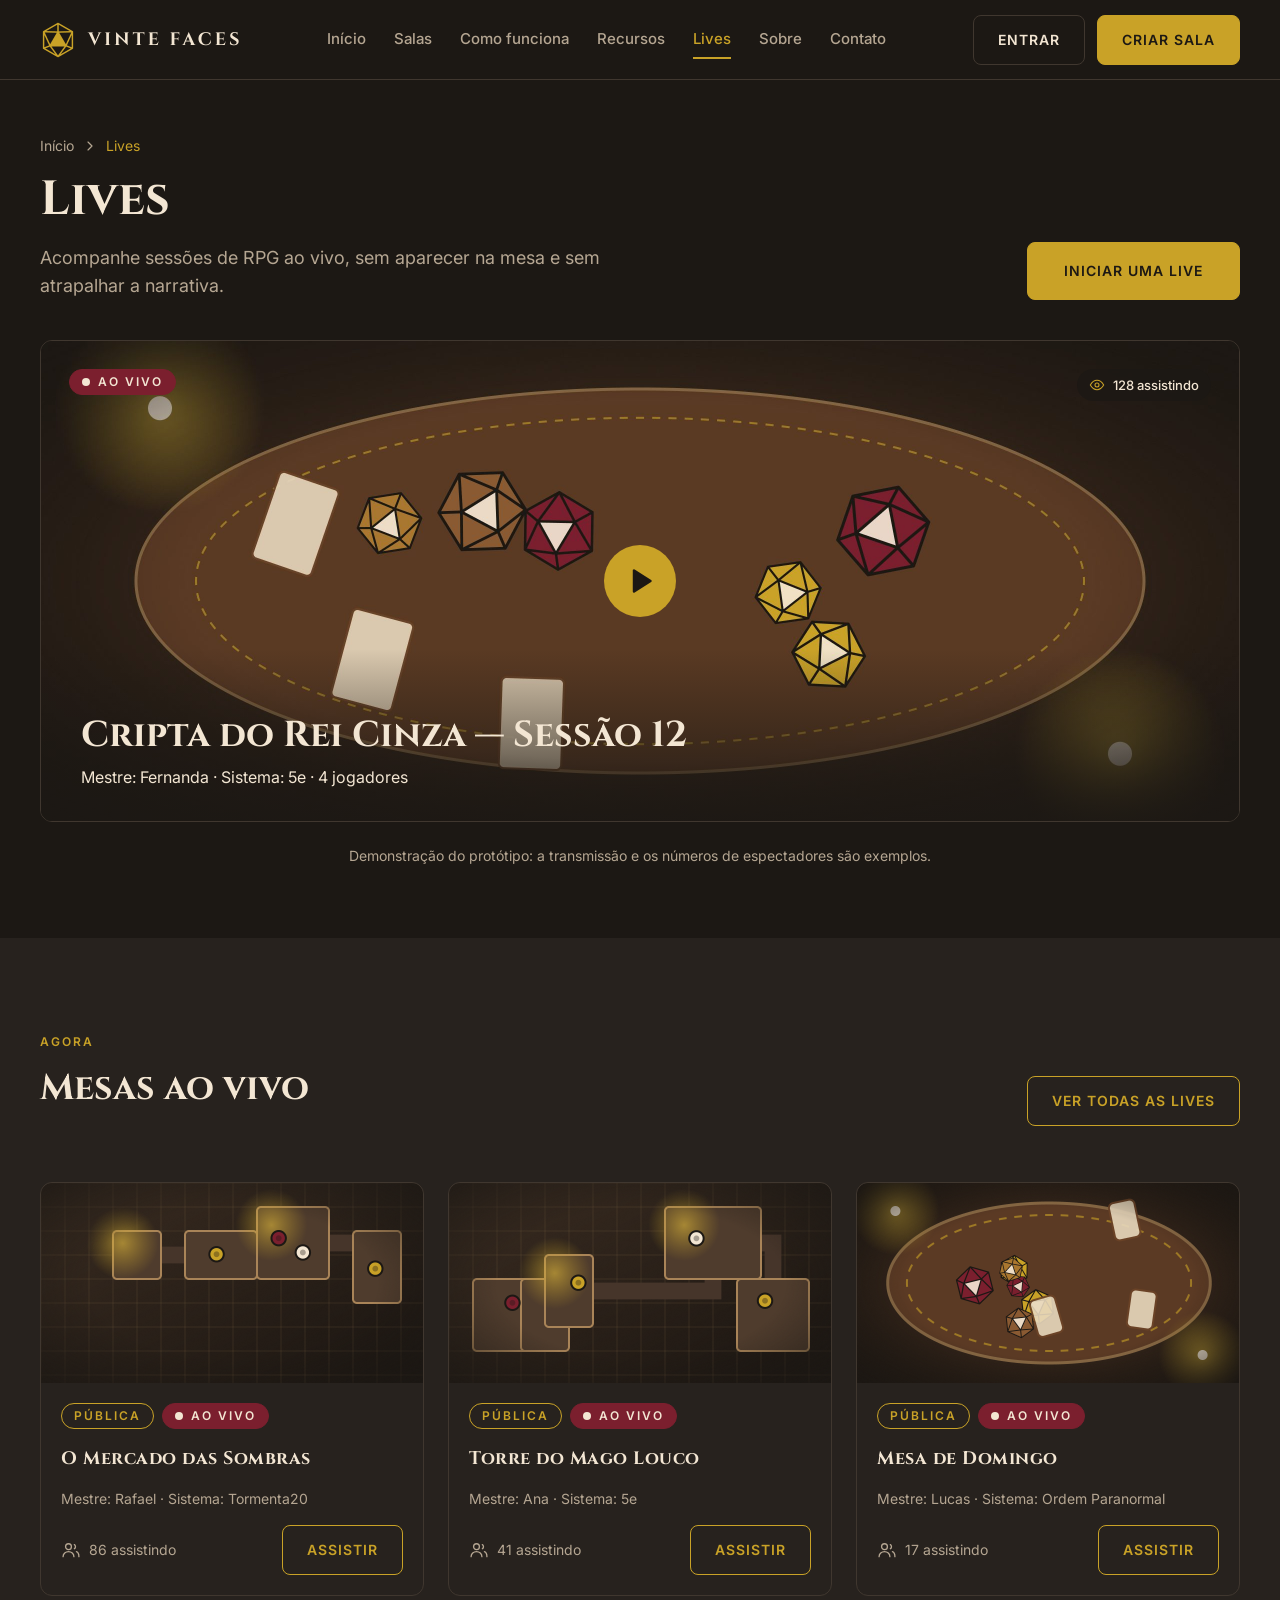
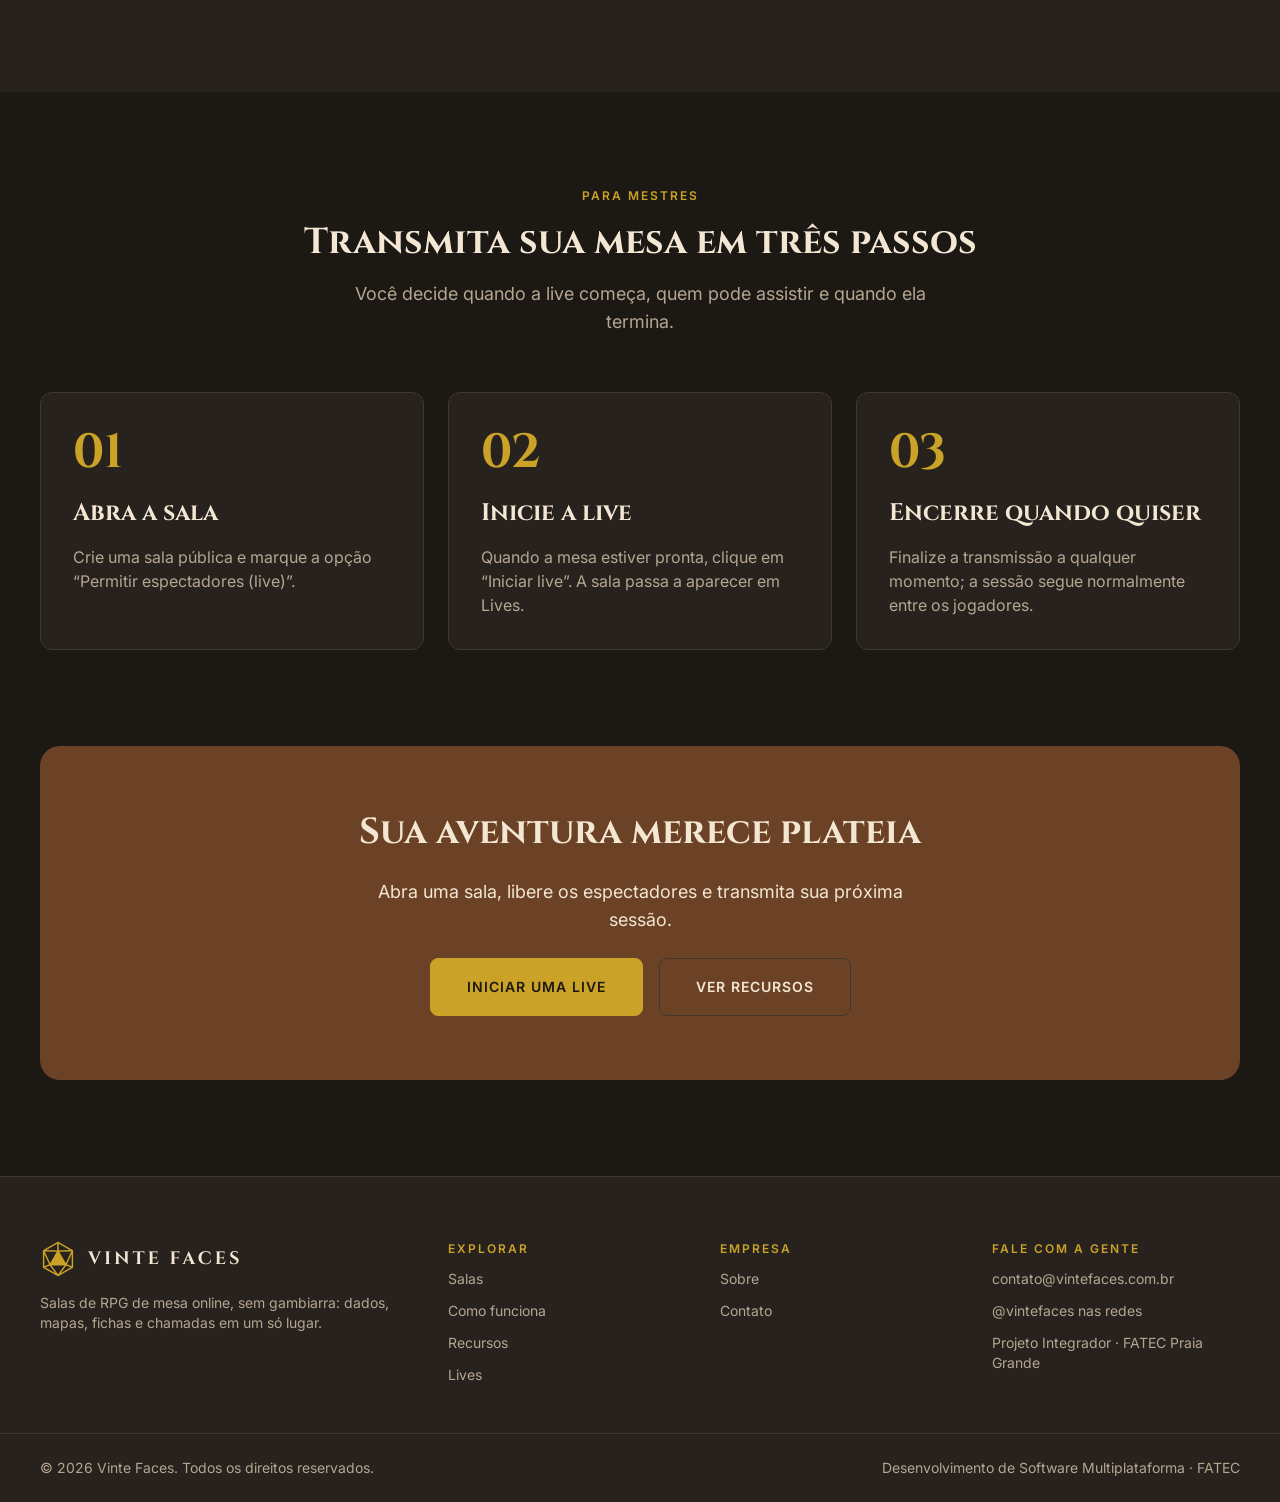
<file: lives.html>
<!DOCTYPE html>
<html lang="pt-br">

<head>
    <meta charset="UTF-8">
    <meta name="viewport" content="width=device-width, initial-scale=1.0">
    <title>Lives | Vinte Faces</title>
    <link rel="shortcut icon" href="assets/Icon.png" type="image/x-icon">
    <link rel="stylesheet" href="Style/style.css">
    <script src="js/menu.js" defer></script>
</head>

<body>
    <header>
        <a href="index.html"><img class="LogoTipo" src="assets/LogoTipo.png" alt="Vinte Faces"></a>
        <button class="menu-btn" type="button" aria-expanded="false" aria-controls="menu-principal" aria-label="Abrir menu">
            <img class="icone-abrir" src="assets/icones/menu.svg" alt="" width="28" height="28">
            <img class="icone-fechar" src="assets/icones/fechar.svg" alt="" width="28" height="28">
        </button>
        <nav class="navegacao" id="menu-principal" aria-label="Navegação principal">
            <a class="h-btn" href="index.html">Início</a>
            <a class="h-btn" href="salas.html">Salas</a>
            <a class="h-btn" href="como-funciona.html">Como funciona</a>
            <a class="h-btn" href="recursos.html">Recursos</a>
            <a class="btn-ativo" href="lives.html" aria-current="page">Lives</a>
            <a class="h-btn" href="sobre.html">Sobre</a>
            <a class="h-btn" href="contato.html">Contato</a>
        </nav>
        <div class="acoes-header">
            <a class="h2-btn btn-fantasma" href="login.html">ENTRAR</a>
            <a class="h2-btn ouro-500" href="salas.html#criar">CRIAR SALA</a>
        </div>
    </header>

    <main>

        <section class="page-intro container topo">
            <div>
                <nav class="breadcrumb" aria-label="Você está em">
                    <a href="index.html">Início</a>
                    <span aria-current="page">Lives</span>
                </nav>
                <h1>Lives</h1>
                <p>Acompanhe sessões de RPG ao vivo, sem aparecer na mesa e sem atrapalhar a narrativa.</p>
            </div>
            <a class="m-btn btn-g ouro-500" href="salas.html#criar">INICIAR UMA LIVE</a>
        </section>

        <section class="container destaque-secao" id="destaque">
            <article class="live-destaque">
                <img src="assets/capas/mesa-ao-vivo.jpg" alt="Mesa de RPG ao vivo vista de cima, com dados, cartas e miniaturas">
                <span class="btn-off badge-ao-vivo">Ao vivo</span>
                <span class="espectadores"><img src="assets/icones/olho.svg" alt="" width="16" height="16">128 assistindo</span>
                <span class="play play-g" aria-hidden="true"><img src="assets/icones/play.svg" alt="" width="36" height="36"></span>
                <div class="live-titulo">
                    <h2>Cripta do Rei Cinza — Sessão 12</h2>
                    <p>Mestre: Fernanda · Sistema: 5e · 4 jogadores</p>
                </div>
            </article>
            <p class="nota">Demonstração do protótipo: a transmissão e os números de espectadores são exemplos.</p>
        </section>

        <section class="salas-d">
            <div class="container">
                <div class="section-topo">
                    <div class="section-title">
                        <p class="eyebrow">Agora</p>
                        <h2>Mesas ao vivo</h2>
                    </div>
                    <a class="m-btn ouro-500-border" href="salas.html?filtro=ao-vivo">VER TODAS AS LIVES</a>
                </div>
                <div class="salas">
                    <article class="card">
                        <img loading="lazy" src="assets/capas/capa4.png" alt="Capa da sala O Mercado das Sombras: mapa de um mercado subterrâneo">
                        <div class="card-conteudo">
                            <div class="badges"><span class="btn-off">Pública</span><span class="btn-off badge-ao-vivo">Ao vivo</span></div>
                            <h3>O Mercado das Sombras</h3>
                            <p>Mestre: Rafael · Sistema: Tormenta20</p>
                            <div class="card-rodape">
                                <div class="info"><img src="assets/icones/usuarios.svg" alt="" width="20" height="20"><span>86 assistindo</span></div>
                                <a class="btn-card" href="#destaque">ASSISTIR</a>
                            </div>
                        </div>
                    </article>
                    <article class="card">
                        <img loading="lazy" src="assets/capas/capa5.png" alt="Capa da sala Torre do Mago Louco: planta de uma torre">
                        <div class="card-conteudo">
                            <div class="badges"><span class="btn-off">Pública</span><span class="btn-off badge-ao-vivo">Ao vivo</span></div>
                            <h3>Torre do Mago Louco</h3>
                            <p>Mestre: Ana · Sistema: 5e</p>
                            <div class="card-rodape">
                                <div class="info"><img src="assets/icones/usuarios.svg" alt="" width="20" height="20"><span>41 assistindo</span></div>
                                <a class="btn-card" href="#destaque">ASSISTIR</a>
                            </div>
                        </div>
                    </article>
                    <article class="card">
                        <img loading="lazy" src="assets/capas/capa6.png" alt="Capa da sala Mesa de Domingo: mesa de jogo com dados e cartas">
                        <div class="card-conteudo">
                            <div class="badges"><span class="btn-off">Pública</span><span class="btn-off badge-ao-vivo">Ao vivo</span></div>
                            <h3>Mesa de Domingo</h3>
                            <p>Mestre: Lucas · Sistema: Ordem Paranormal</p>
                            <div class="card-rodape">
                                <div class="info"><img src="assets/icones/usuarios.svg" alt="" width="20" height="20"><span>17 assistindo</span></div>
                                <a class="btn-card" href="#destaque">ASSISTIR</a>
                            </div>
                        </div>
                    </article>
                </div>
            </div>
        </section>

        <section class="section container">
            <div class="section-title centro">
                <p class="eyebrow">Para mestres</p>
                <h2>Transmita sua mesa em três passos</h2>
                <p>Você decide quando a live começa, quem pode assistir e quando ela termina.</p>
            </div>
            <div class="sec2 passos-live">
                <article class="painel">
                    <span class="numero-g">01</span>
                    <h3>Abra a sala</h3>
                    <p>Crie uma sala pública e marque a opção “Permitir espectadores (live)”.</p>
                </article>
                <article class="painel">
                    <span class="numero-g">02</span>
                    <h3>Inicie a live</h3>
                    <p>Quando a mesa estiver pronta, clique em “Iniciar live”. A sala passa a aparecer em Lives.</p>
                </article>
                <article class="painel">
                    <span class="numero-g">03</span>
                    <h3>Encerre quando quiser</h3>
                    <p>Finalize a transmissão a qualquer momento; a sessão segue normalmente entre os jogadores.</p>
                </article>
            </div>
        </section>

        <section class="section container chamada">
            <div class="cta">
                <h2>Sua aventura merece plateia</h2>
                <p>Abra uma sala, libere os espectadores e transmita sua próxima sessão.</p>
                <div class="botoes">
                    <a class="m-btn btn-g ouro-500" href="salas.html#criar">INICIAR UMA LIVE</a>
                    <a class="m-btn btn-g btn-fantasma" href="recursos.html">VER RECURSOS</a>
                </div>
            </div>
        </section>

    </main>

    <footer>
        <div class="footerGrid">
            <div>
                <a href="index.html"><img class="LogoTipo" src="assets/LogoTipo.png" alt="Vinte Faces"></a>
                <p>Salas de RPG de mesa online, sem gambiarra: dados, mapas, fichas e chamadas em um só lugar.</p>
            </div>
            <div class="coluna">
                <span class="ouro-500p">EXPLORAR</span>
                <a href="salas.html">Salas</a>
                <a href="como-funciona.html">Como funciona</a>
                <a href="recursos.html">Recursos</a>
                <a href="lives.html">Lives</a>
            </div>
            <div class="coluna">
                <span class="ouro-500p">EMPRESA</span>
                <a href="sobre.html">Sobre</a>
                <a href="contato.html">Contato</a>
            </div>
            <div class="coluna">
                <span class="ouro-500p">FALE COM A GENTE</span>
                <a href="mailto:contato@vintefaces.com.br">contato@vintefaces.com.br</a>
                <p>@vintefaces nas redes</p>
                <p>Projeto Integrador · FATEC Praia Grande</p>
            </div>
        </div>
        <div class="footer-bottom">
            <p>© 2026 Vinte Faces. Todos os direitos reservados.</p>
            <p>Desenvolvimento de Software Multiplataforma · FATEC</p>
        </div>
    </footer>
</body>

</html>
</file>
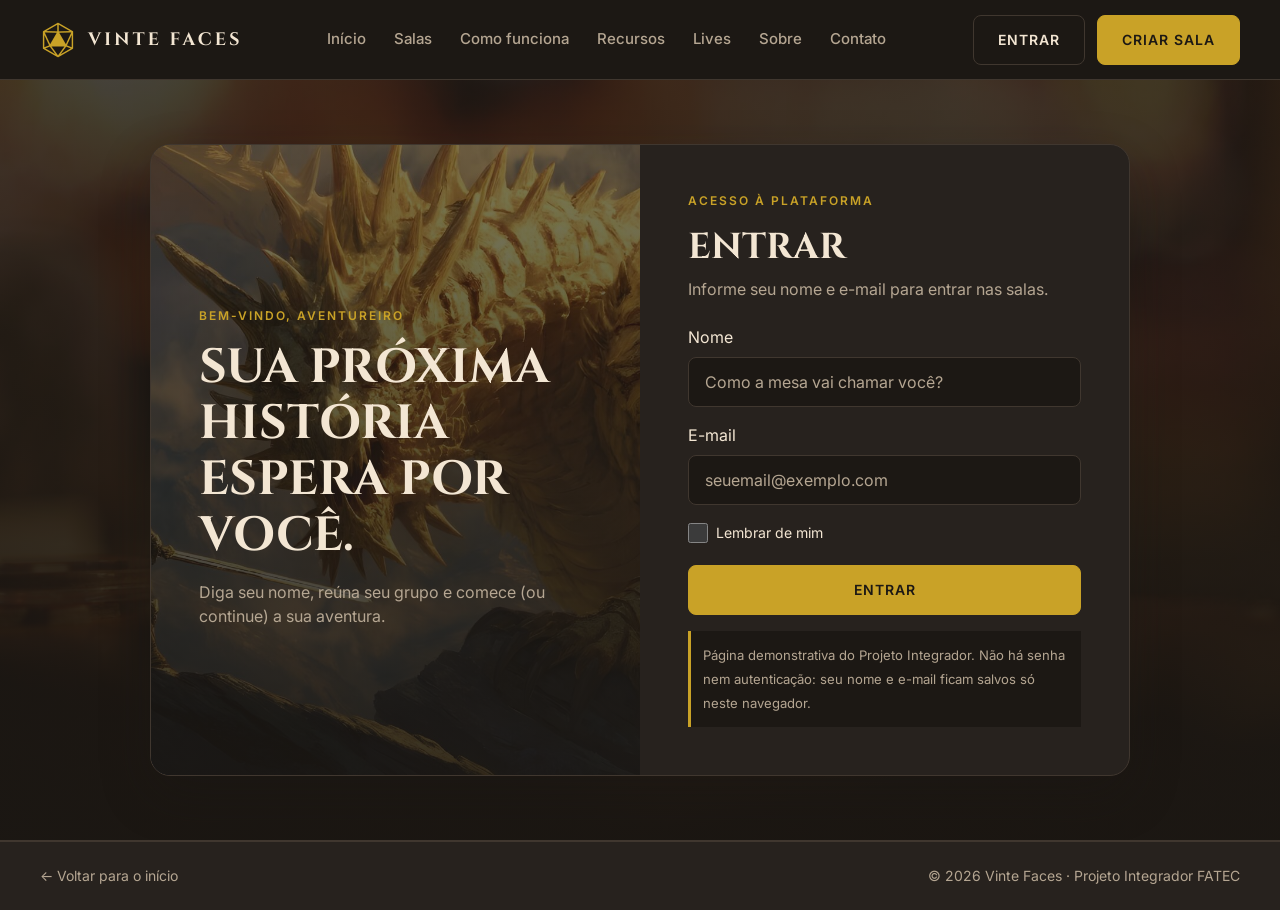
<file: login.html>
<!DOCTYPE html>
<html lang="pt-br">

<head>
    <meta charset="UTF-8">
    <meta name="viewport" content="width=device-width, initial-scale=1.0">
    <title>Entrar | Vinte Faces</title>

    <link rel="shortcut icon" href="assets/Icon.png" type="image/x-icon">
    <link rel="stylesheet" href="Style/style.css">
    <script src="js/menu.js" defer></script>
    <script src="js/formulario.js" defer></script>
    <script src="js/login.js" defer></script>
</head>

<body>

    <header>
        <a href="index.html">
            <img class="LogoTipo" src="assets/LogoTipo.png" alt="Vinte Faces">
        </a>
        <button class="menu-btn" type="button" aria-expanded="false" aria-controls="menu-principal" aria-label="Abrir menu">
            <img class="icone-abrir" src="assets/icones/menu.svg" alt="" width="28" height="28">
            <img class="icone-fechar" src="assets/icones/fechar.svg" alt="" width="28" height="28">
        </button>

        <nav class="navegacao" id="menu-principal" aria-label="Navegação principal">
            <a class="h-btn" href="index.html">Início</a>
            <a class="h-btn" href="salas.html">Salas</a>
            <a class="h-btn" href="como-funciona.html">Como funciona</a>
            <a class="h-btn" href="recursos.html">Recursos</a>
            <a class="h-btn" href="lives.html">Lives</a>
            <a class="h-btn" href="sobre.html">Sobre</a>
            <a class="h-btn" href="contato.html">Contato</a>
        </nav>

        <div class="acoes-header">
            <a class="h2-btn btn-fantasma" href="login.html">ENTRAR</a>
            <a class="h2-btn ouro-500" href="salas.html#criar">CRIAR SALA</a>
        </div>
    </header>

    <main class="login-main">

        <section class="login-layout">

            <div class="login-apresentacao">
                <p class="eyebrow">BEM-VINDO, AVENTUREIRO</p>

                <h1>SUA PRÓXIMA HISTÓRIA ESPERA POR VOCÊ.</h1>

                <p>
                    Diga seu nome, reúna seu grupo
                    e comece (ou continue) a sua aventura.
                </p>
            </div>

            <div class="login-form-area">

                <p class="eyebrow">ACESSO À PLATAFORMA</p>

                <h2>ENTRAR</h2>

                <p class="login-subtitulo">
                    Informe seu nome e e-mail para entrar nas salas.
                </p>

                <form class="login-form" id="form-login" novalidate>

                    <label for="nome">
                        Nome

                        <input type="text" id="nome" name="nome" placeholder="Como a mesa vai chamar você?"
                            autocomplete="name" required aria-describedby="erro-nome">
                    </label>
                    <p class="mensagem-erro" id="erro-nome" hidden>Informe seu nome.</p>

                    <label for="email">
                        E-mail

                        <input type="email" id="email" name="email" placeholder="seuemail@exemplo.com"
                            autocomplete="email" required aria-describedby="erro-email">
                    </label>
                    <p class="mensagem-erro" id="erro-email" hidden>Informe um e-mail válido.</p>

                    <div class="login-opcoes">

                        <label class="login-lembrar">
                            <input type="checkbox" name="lembrar">
                            Lembrar de mim
                        </label>

                    </div>

                    <button class="m-btn ouro-500" type="submit">
                        ENTRAR
                    </button>

                </form>

                <p class="login-cadastro" id="login-status" role="status"></p>

                <p class="login-aviso">
                    Página demonstrativa do Projeto Integrador.
                    Não há senha nem autenticação: seu nome e e-mail
                    ficam salvos só neste navegador.
                </p>

            </div>

        </section>

    </main>

    <footer>
        <div class="footer-bottom">
            <a href="index.html">← Voltar para o início</a>
            <p>© 2026 Vinte Faces · Projeto Integrador FATEC</p>
        </div>
    </footer>

</body>

</html>
</file>
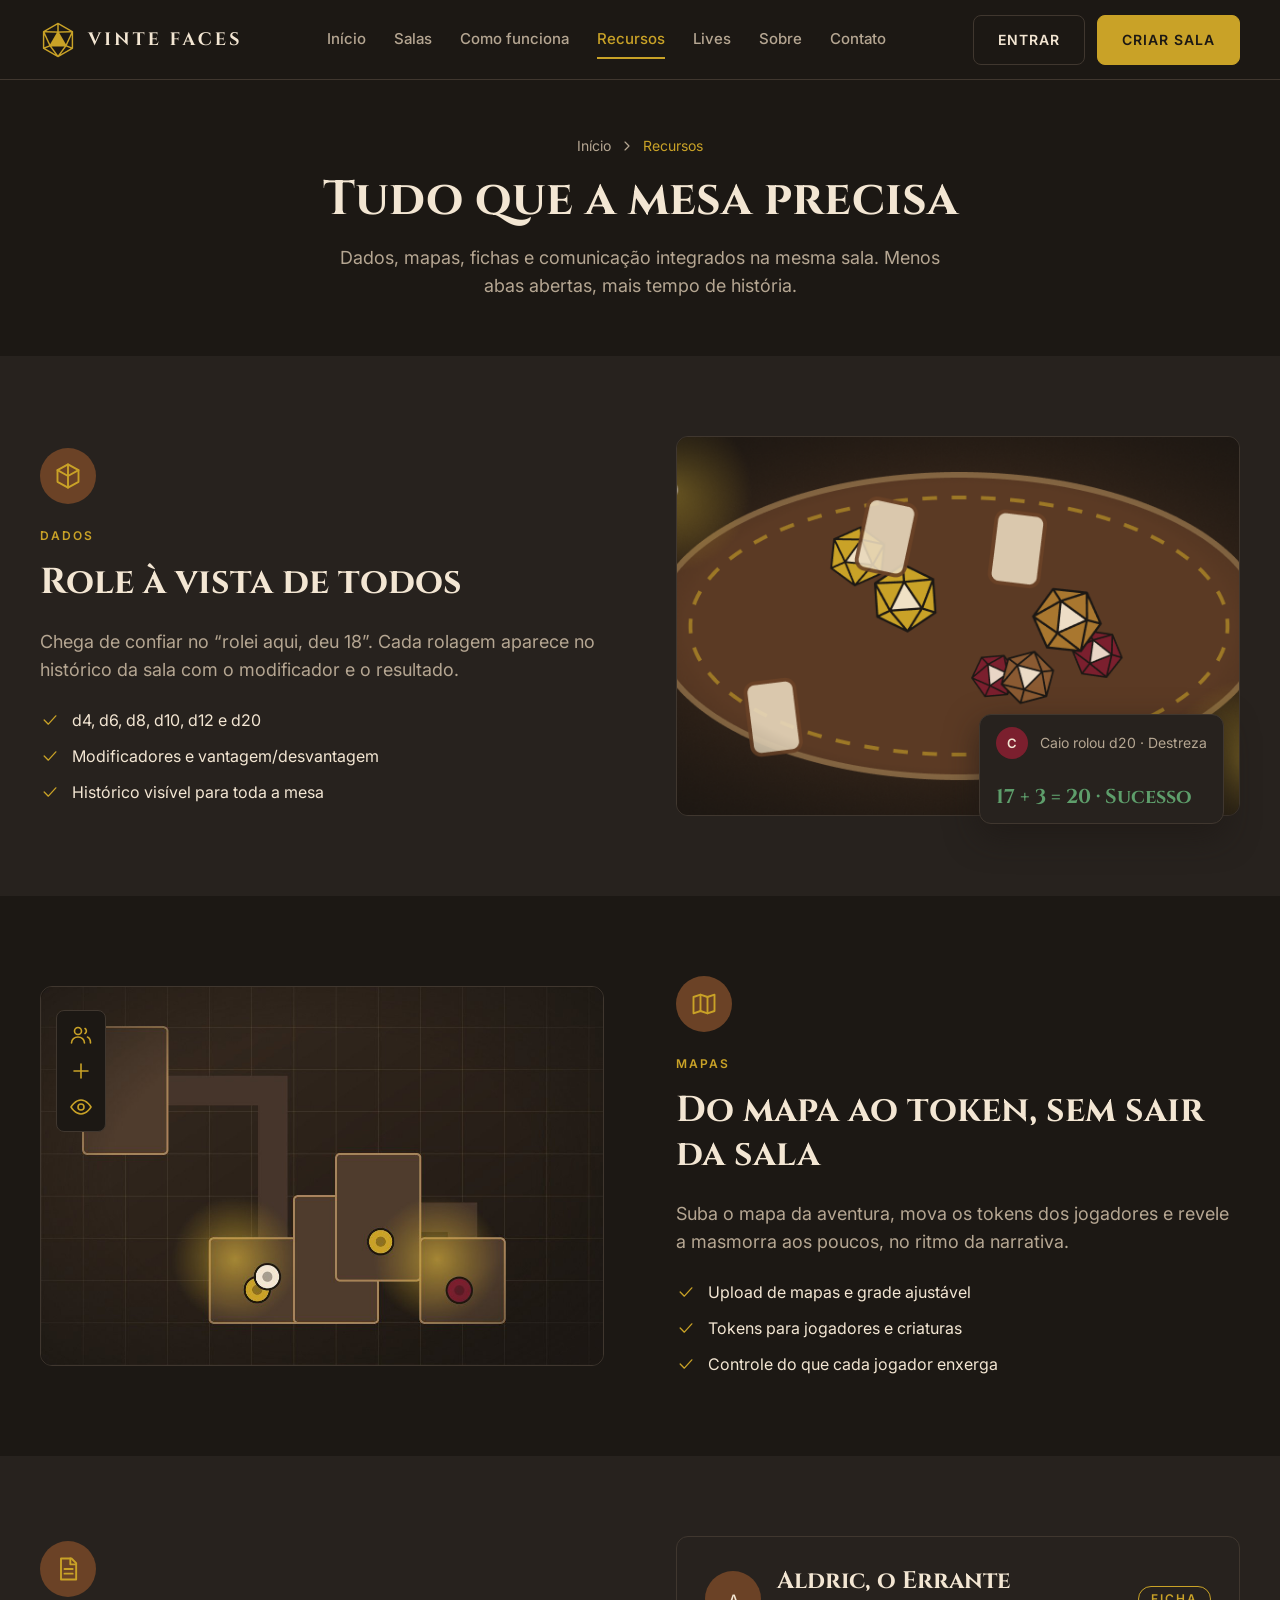
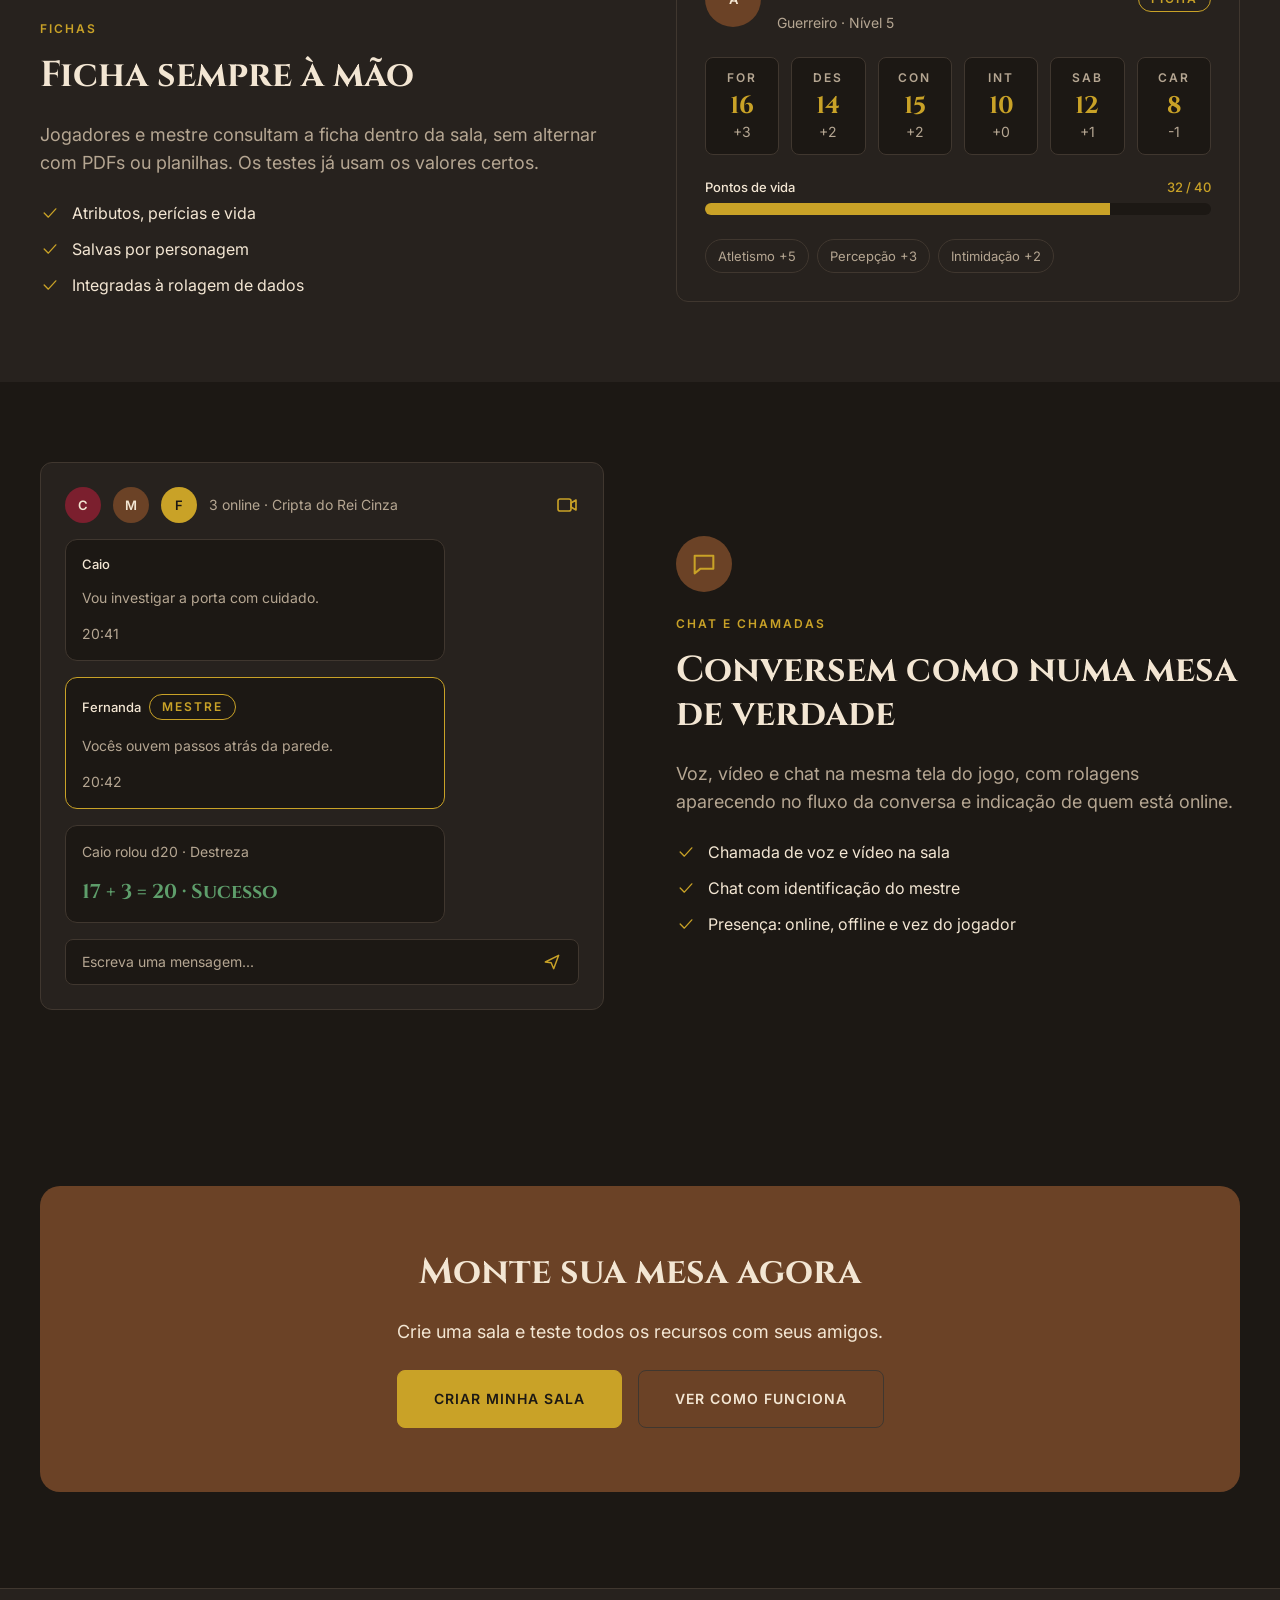
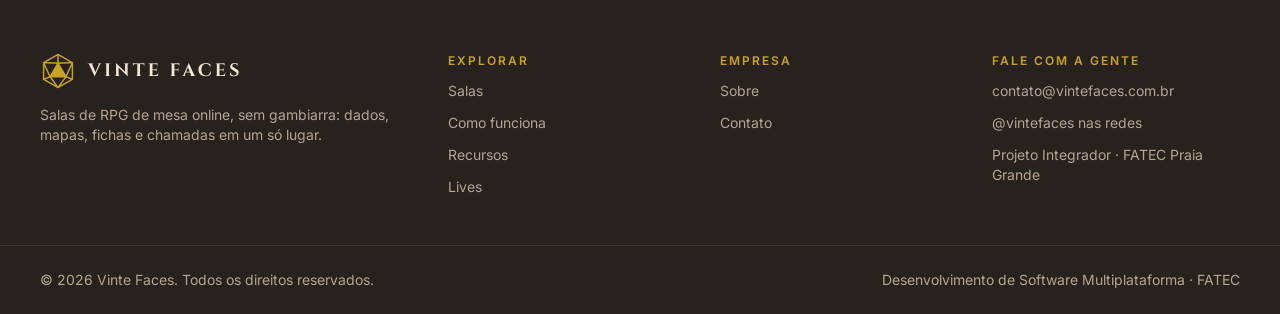
<file: recursos.html>
<!DOCTYPE html>
<html lang="pt-br">

<head>
    <meta charset="UTF-8">
    <meta name="viewport" content="width=device-width, initial-scale=1.0">
    <title>Recursos | Vinte Faces</title>
    <link rel="shortcut icon" href="assets/Icon.png" type="image/x-icon">
    <link rel="stylesheet" href="Style/style.css">
    <script src="js/menu.js" defer></script>
</head>

<body>
    <header>
        <a href="index.html"><img class="LogoTipo" src="assets/LogoTipo.png" alt="Vinte Faces"></a>
        <button class="menu-btn" type="button" aria-expanded="false" aria-controls="menu-principal" aria-label="Abrir menu">
            <img class="icone-abrir" src="assets/icones/menu.svg" alt="" width="28" height="28">
            <img class="icone-fechar" src="assets/icones/fechar.svg" alt="" width="28" height="28">
        </button>
        <nav class="navegacao" id="menu-principal" aria-label="Navegação principal">
            <a class="h-btn" href="index.html">Início</a>
            <a class="h-btn" href="salas.html">Salas</a>
            <a class="h-btn" href="como-funciona.html">Como funciona</a>
            <a class="btn-ativo" href="recursos.html" aria-current="page">Recursos</a>
            <a class="h-btn" href="lives.html">Lives</a>
            <a class="h-btn" href="sobre.html">Sobre</a>
            <a class="h-btn" href="contato.html">Contato</a>
        </nav>
        <div class="acoes-header">
            <a class="h2-btn btn-fantasma" href="login.html">ENTRAR</a>
            <a class="h2-btn ouro-500" href="salas.html#criar">CRIAR SALA</a>
        </div>
    </header>

    <main>

        <section class="page-intro container">
            <nav class="breadcrumb" aria-label="Você está em">
                <a href="index.html">Início</a>
                <span aria-current="page">Recursos</span>
            </nav>
            <h1>Tudo que a mesa precisa</h1>
            <p>Dados, mapas, fichas e comunicação integrados na mesma sala. Menos abas abertas, mais tempo de história.</p>
        </section>

        <section class="recurso fundo-800" id="dados">
            <div class="container duas-colunas">
                <div>
                    <span class="icone-circulo"><img src="assets/icones/dado.svg" alt="" width="28" height="28"></span>
                    <p class="eyebrow">Dados</p>
                    <h2>Role à vista de todos</h2>
                    <p class="texto-l">Chega de confiar no “rolei aqui, deu 18”. Cada rolagem aparece no histórico da sala com o
                        modificador e o resultado.</p>
                    <ul class="lista-check">
                        <li>d4, d6, d8, d10, d12 e d20</li>
                        <li>Modificadores e vantagem/desvantagem</li>
                        <li>Histórico visível para toda a mesa</li>
                    </ul>
                </div>
                <div class="recurso-midia">
                    <img class="ilustracao" src="assets/card3.png" alt="Dados de RPG sobre a mesa de jogo, ao lado de cartas">
                    <div class="cartao-flutuante cartao-rolagem" aria-hidden="true">
                        <p><span class="avatar">C</span>Caio rolou d20 · Destreza</p>
                        <p class="resultado">17 + 3 = 20 · Sucesso</p>
                    </div>
                </div>
            </div>
        </section>

        <section class="recurso" id="mapas">
            <div class="container duas-colunas">
                <div class="recurso-midia">
                    <img loading="lazy" class="ilustracao" src="assets/capas/mapa-tokens.jpg" alt="Mapa de masmorra com tokens dos jogadores e de criaturas">
                    <div class="ferramentas" aria-hidden="true">
                        <img src="assets/icones/usuarios-ouro.svg" alt="" width="24" height="24">
                        <img src="assets/icones/mais.svg" alt="" width="24" height="24">
                        <img src="assets/icones/olho.svg" alt="" width="24" height="24">
                    </div>
                </div>
                <div>
                    <span class="icone-circulo"><img src="assets/icones/mapa.svg" alt="" width="28" height="28"></span>
                    <p class="eyebrow">Mapas</p>
                    <h2>Do mapa ao token, sem sair da sala</h2>
                    <p class="texto-l">Suba o mapa da aventura, mova os tokens dos jogadores e revele a masmorra aos poucos, no
                        ritmo da narrativa.</p>
                    <ul class="lista-check">
                        <li>Upload de mapas e grade ajustável</li>
                        <li>Tokens para jogadores e criaturas</li>
                        <li>Controle do que cada jogador enxerga</li>
                    </ul>
                </div>
            </div>
        </section>

        <section class="recurso fundo-800" id="fichas">
            <div class="container duas-colunas">
                <div>
                    <span class="icone-circulo"><img src="assets/icones/ficha.svg" alt="" width="28" height="28"></span>
                    <p class="eyebrow">Fichas</p>
                    <h2>Ficha sempre à mão</h2>
                    <p class="texto-l">Jogadores e mestre consultam a ficha dentro da sala, sem alternar com PDFs ou planilhas. Os
                        testes já usam os valores certos.</p>
                    <ul class="lista-check">
                        <li>Atributos, perícias e vida</li>
                        <li>Salvas por personagem</li>
                        <li>Integradas à rolagem de dados</li>
                    </ul>
                </div>
                <div class="painel ficha" role="img"
                    aria-label="Exemplo de ficha: Aldric, o Errante, guerreiro de nível 5, com 32 de 40 pontos de vida">
                    <div class="ficha-topo">
                        <span class="avatar avatar-g">A</span>
                        <div>
                            <p class="ficha-nome">Aldric, o Errante</p>
                            <p>Guerreiro · Nível 5</p>
                        </div>
                        <span class="btn-off">Ficha</span>
                    </div>
                    <ul class="atributos">
                        <li><span>FOR</span><strong>16</strong>+3</li>
                        <li><span>DES</span><strong>14</strong>+2</li>
                        <li><span>CON</span><strong>15</strong>+2</li>
                        <li><span>INT</span><strong>10</strong>+0</li>
                        <li><span>SAB</span><strong>12</strong>+1</li>
                        <li><span>CAR</span><strong>8</strong>-1</li>
                    </ul>
                    <div class="vida">
                        <p><span>Pontos de vida</span><span>32 / 40</span></p>
                        <span class="barra"><span></span></span>
                    </div>
                    <ul class="pericias">
                        <li>Atletismo +5</li>
                        <li>Percepção +3</li>
                        <li>Intimidação +2</li>
                    </ul>
                </div>
            </div>
        </section>

        <section class="recurso" id="chat">
            <div class="container duas-colunas">
                <div class="painel chat-mock" role="img"
                    aria-label="Exemplo de chat da sala Cripta do Rei Cinza, com mensagens do jogador Caio e da mestre Fernanda e uma rolagem de d20">
                    <div class="presenca">
                        <span class="avatar">C</span><span class="avatar avatar-couro">M</span><span class="avatar avatar-ouro">F</span>
                        <p>3 online · Cripta do Rei Cinza</p>
                        <img src="assets/icones/video.svg" alt="" width="24" height="24">
                    </div>
                    <div class="bolha">
                        <p class="autor">Caio</p>
                        <p>Vou investigar a porta com cuidado.</p>
                        <p>20:41</p>
                    </div>
                    <div class="bolha bolha-mestre">
                        <p class="autor">Fernanda <span class="btn-off">Mestre</span></p>
                        <p>Vocês ouvem passos atrás da parede.</p>
                        <p>20:42</p>
                    </div>
                    <div class="bolha cartao-rolagem">
                        <p>Caio rolou d20 · Destreza</p>
                        <p class="resultado">17 + 3 = 20 · Sucesso</p>
                    </div>
                    <div class="campo-mensagem">
                        <span>Escreva uma mensagem...</span>
                        <img src="assets/icones/enviar.svg" alt="" width="20" height="20">
                    </div>
                </div>
                <div>
                    <span class="icone-circulo"><img src="assets/icones/chat.svg" alt="" width="28" height="28"></span>
                    <p class="eyebrow">Chat e chamadas</p>
                    <h2>Conversem como numa mesa de verdade</h2>
                    <p class="texto-l">Voz, vídeo e chat na mesma tela do jogo, com rolagens aparecendo no fluxo da conversa e
                        indicação de quem está online.</p>
                    <ul class="lista-check">
                        <li>Chamada de voz e vídeo na sala</li>
                        <li>Chat com identificação do mestre</li>
                        <li>Presença: online, offline e vez do jogador</li>
                    </ul>
                </div>
            </div>
        </section>

        <section class="section container">
            <div class="cta">
                <h2>Monte sua mesa agora</h2>
                <p>Crie uma sala e teste todos os recursos com seus amigos.</p>
                <div class="botoes">
                    <a class="m-btn btn-g ouro-500" href="salas.html#criar">CRIAR MINHA SALA</a>
                    <a class="m-btn btn-g btn-fantasma" href="como-funciona.html">VER COMO FUNCIONA</a>
                </div>
            </div>
        </section>

    </main>

    <footer>
        <div class="footerGrid">
            <div>
                <a href="index.html"><img class="LogoTipo" src="assets/LogoTipo.png" alt="Vinte Faces"></a>
                <p>Salas de RPG de mesa online, sem gambiarra: dados, mapas, fichas e chamadas em um só lugar.</p>
            </div>
            <div class="coluna">
                <span class="ouro-500p">EXPLORAR</span>
                <a href="salas.html">Salas</a>
                <a href="como-funciona.html">Como funciona</a>
                <a href="recursos.html">Recursos</a>
                <a href="lives.html">Lives</a>
            </div>
            <div class="coluna">
                <span class="ouro-500p">EMPRESA</span>
                <a href="sobre.html">Sobre</a>
                <a href="contato.html">Contato</a>
            </div>
            <div class="coluna">
                <span class="ouro-500p">FALE COM A GENTE</span>
                <a href="mailto:contato@vintefaces.com.br">contato@vintefaces.com.br</a>
                <p>@vintefaces nas redes</p>
                <p>Projeto Integrador · FATEC Praia Grande</p>
            </div>
        </div>
        <div class="footer-bottom">
            <p>© 2026 Vinte Faces. Todos os direitos reservados.</p>
            <p>Desenvolvimento de Software Multiplataforma · FATEC</p>
        </div>
    </footer>
</body>

</html>
</file>
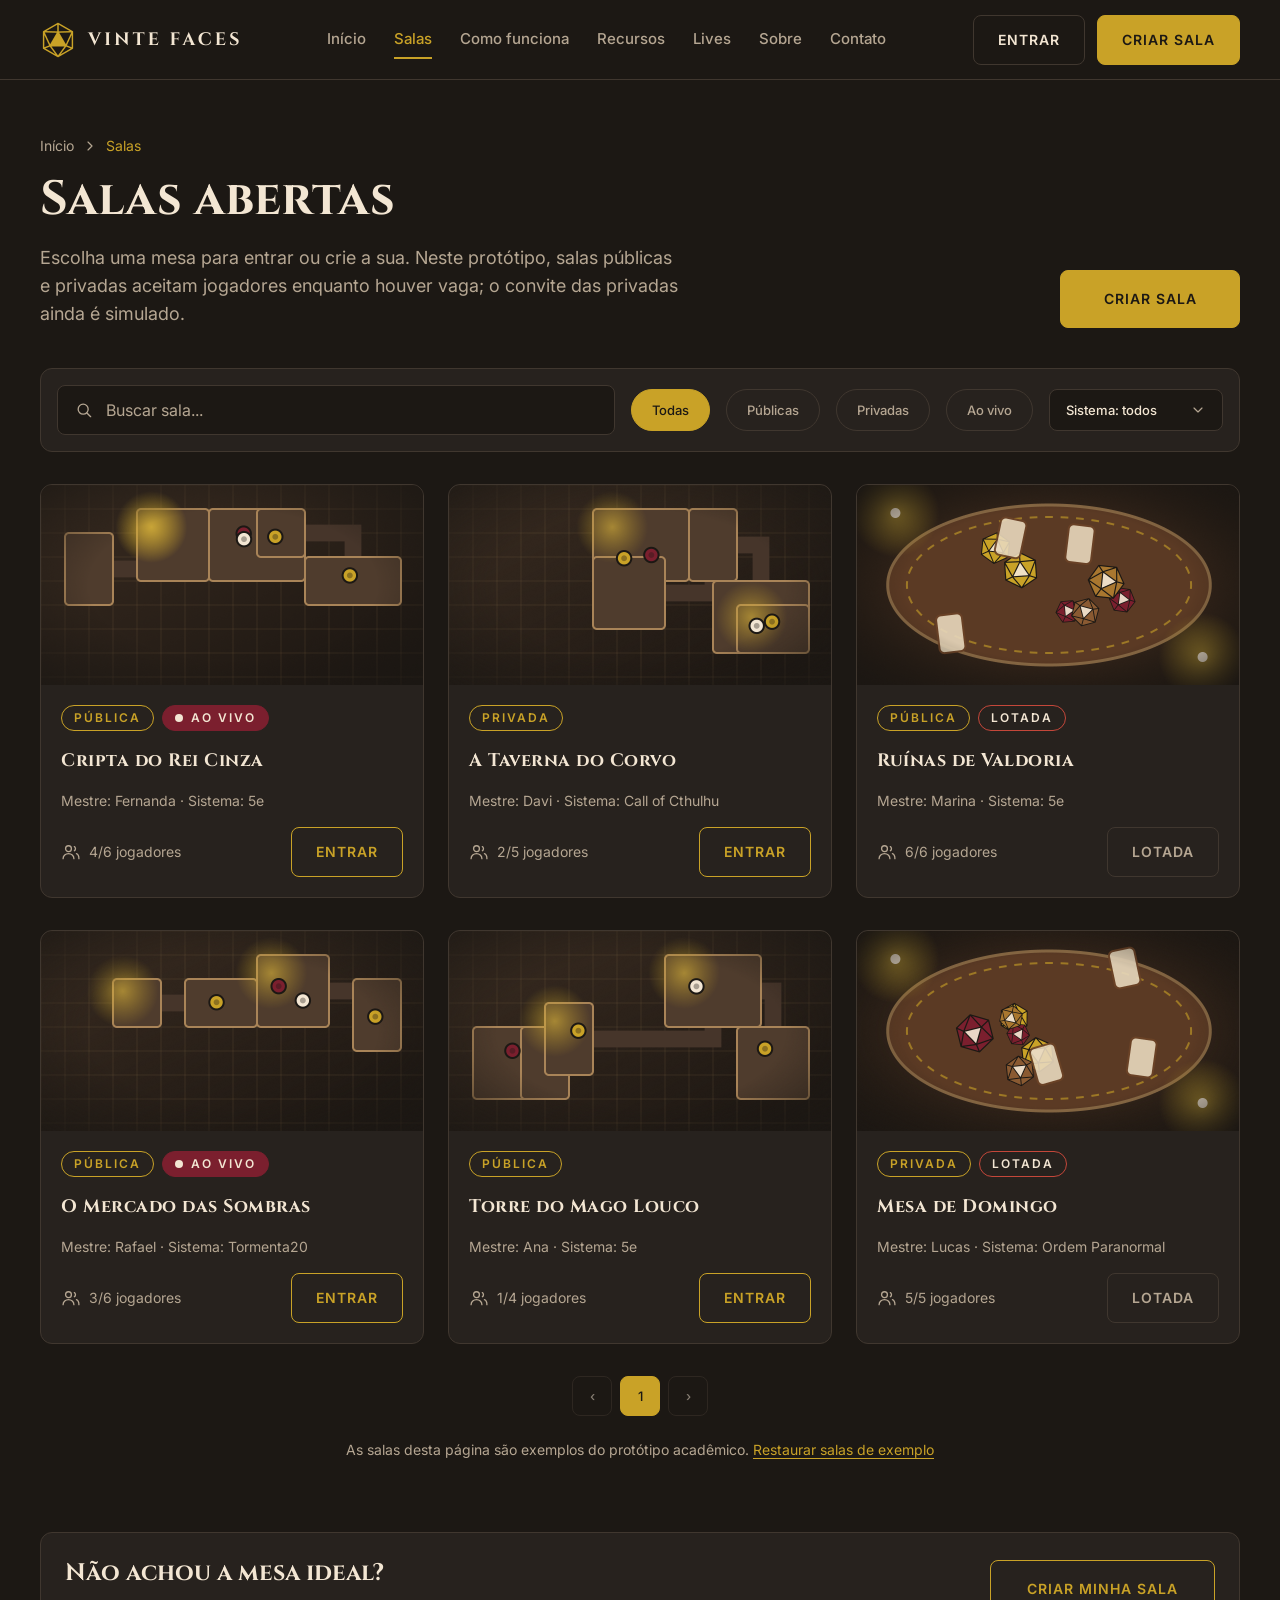
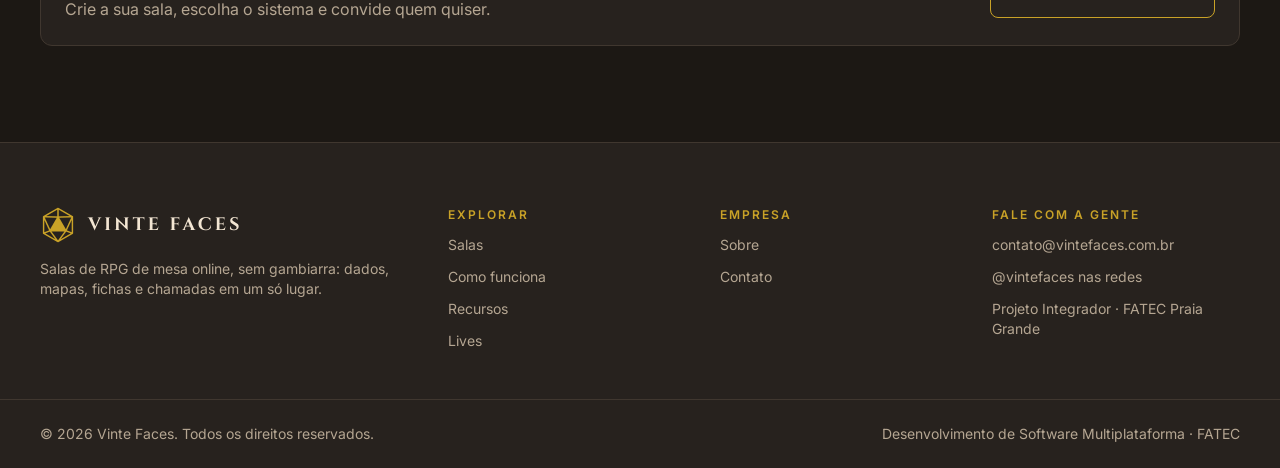
<file: salas.html>
<!DOCTYPE html>
<html lang="pt-br">

<head>
    <meta charset="UTF-8">
    <meta name="viewport" content="width=device-width, initial-scale=1.0">
    <title>Salas | Vinte Faces</title>
    <link rel="shortcut icon" href="assets/Icon.png" type="image/x-icon">
    <link rel="stylesheet" href="Style/style.css">
    <script src="js/menu.js" defer></script>
    <script src="js/formulario.js" defer></script>
    <script src="js/dominio.js" defer></script>
    <script src="js/dados.js" defer></script>
    <script src="js/salas.js" defer></script>
    <script src="js/mesa.js" defer></script>
</head>

<body>
    <header>
        <a href="index.html"><img class="LogoTipo" src="assets/LogoTipo.png" alt="Vinte Faces"></a>
        <button class="menu-btn" type="button" aria-expanded="false" aria-controls="menu-principal" aria-label="Abrir menu">
            <img class="icone-abrir" src="assets/icones/menu.svg" alt="" width="28" height="28">
            <img class="icone-fechar" src="assets/icones/fechar.svg" alt="" width="28" height="28">
        </button>
        <nav class="navegacao" id="menu-principal" aria-label="Navegação principal">
            <a class="h-btn" href="index.html">Início</a>
            <a class="btn-ativo" href="salas.html" aria-current="page">Salas</a>
            <a class="h-btn" href="como-funciona.html">Como funciona</a>
            <a class="h-btn" href="recursos.html">Recursos</a>
            <a class="h-btn" href="lives.html">Lives</a>
            <a class="h-btn" href="sobre.html">Sobre</a>
            <a class="h-btn" href="contato.html">Contato</a>
        </nav>
        <div class="acoes-header">
            <a class="h2-btn btn-fantasma" href="login.html">ENTRAR</a>
            <a class="h2-btn ouro-500" href="salas.html#criar">CRIAR SALA</a>
        </div>
    </header>

    <main>
        <section class="page-intro container topo">
            <div>
                <nav class="breadcrumb" aria-label="Você está em">
                    <a href="index.html">Início</a>
                    <span aria-current="page">Salas</span>
                </nav>
                <h1>Salas abertas</h1>
                <p>Escolha uma mesa para entrar ou crie a sua. Neste protótipo, salas públicas e privadas aceitam
                    jogadores enquanto houver vaga; o convite das privadas ainda é simulado.</p>
            </div>
            <a class="m-btn btn-g ouro-500" href="#criar">CRIAR SALA</a>
        </section>

        <section class="painel mesa container" id="mesa" aria-labelledby="mesa-titulo" hidden>
            <div class="mesa-topo">
                <div>
                    <p class="eyebrow">Você está na mesa</p>
                    <div class="badges" id="mesa-badges"></div>
                    <h2 id="mesa-titulo" tabindex="-1">Mesa</h2>
                    <p id="mesa-detalhes"></p>
                </div>
                <button class="m-btn btn-fantasma" type="button" id="mesa-sair">SAIR DA SALA</button>
            </div>
            <div class="mesa-grade">
                <figure class="mesa-mapa" id="mesa-mapa"></figure>
                <div class="mesa-lateral">
                    <div>
                        <h3 id="titulo-participantes">Participantes</h3>
                        <ul class="participantes" id="mesa-participantes" aria-labelledby="titulo-participantes"></ul>
                    </div>
                    <button class="m-btn ouro-500 mesa-rolar" type="button" id="mesa-rolar">ROLAR D20</button>
                    <div class="mesa-conversa">
                        <h3 id="titulo-chat">Chat</h3>
                        <div class="mesa-chat" id="mesa-chat" role="log" aria-labelledby="titulo-chat" tabindex="0"></div>
                        <form class="campo-mensagem" id="mesa-form-chat">
                            <label class="visualmente-oculto" for="mesa-mensagem">Mensagem</label>
                            <input id="mesa-mensagem" name="conteudo" type="text" placeholder="Escreva uma mensagem..."
                                autocomplete="off" maxlength="300">
                            <button type="submit" aria-label="Enviar mensagem"><img src="assets/icones/enviar.svg" alt=""
                                    width="20" height="20"></button>
                        </form>
                    </div>
                </div>
            </div>
        </section>

        <section class="container listagem" aria-labelledby="titulo-lista">
            <h2 class="visualmente-oculto" id="titulo-lista">Lista de salas</h2>
            <form class="filtros" role="search" action="salas.html">
                <label class="busca">
                    <span class="visualmente-oculto">Buscar sala</span>
                    <input type="search" name="busca" placeholder="Buscar sala..." autocomplete="off">
                </label>
                <div class="chips" role="group" aria-label="Filtrar salas">
                    <button class="chip" type="button" data-filtro="todas" aria-pressed="true">Todas</button>
                    <button class="chip" type="button" data-filtro="publicas" aria-pressed="false">Públicas</button>
                    <button class="chip" type="button" data-filtro="privadas" aria-pressed="false">Privadas</button>
                    <button class="chip" type="button" data-filtro="ao-vivo" aria-pressed="false">Ao vivo</button>
                </div>
                <label class="select-sistema">
                    <span class="visualmente-oculto">Sistema</span>
                    <select name="sistema">
                        <option value="">Sistema: todos</option>
                        <option value="5e">5e</option>
                        <option value="Call of Cthulhu">Call of Cthulhu</option>
                        <option value="Tormenta20">Tormenta20</option>
                        <option value="Ordem Paranormal">Ordem Paranormal</option>
                    </select>
                </label>
            </form>

            <div class="salas">
                <article class="card" data-publica="true" data-ao-vivo="true" data-sistema="5e">
                    <img src="assets/card1.png" alt="Capa da sala Cripta do Rei Cinza: mapa de masmorra">
                    <div class="card-conteudo">
                        <div class="badges"><span class="btn-off">Pública</span><span class="btn-off badge-ao-vivo">Ao vivo</span></div>
                        <h3>Cripta do Rei Cinza</h3>
                        <p>Mestre: Fernanda · Sistema: 5e</p>
                        <div class="card-rodape">
                            <div class="info"><img src="assets/icones/usuarios.svg" alt="" width="20" height="20"><span>4/6 jogadores</span></div>
                            <a class="btn-card" href="#mesa">ENTRAR</a>
                        </div>
                    </div>
                </article>

                <article class="card" data-publica="false" data-ao-vivo="false" data-sistema="Call of Cthulhu">
                    <img src="assets/capas/capa2.png" alt="Capa da sala A Taverna do Corvo: planta de uma taverna">
                    <div class="card-conteudo">
                        <div class="badges"><span class="btn-off">Privada</span></div>
                        <h3>A Taverna do Corvo</h3>
                        <p>Mestre: Davi · Sistema: Call of Cthulhu</p>
                        <div class="card-rodape">
                            <div class="info"><img src="assets/icones/usuarios.svg" alt="" width="20" height="20"><span>2/5 jogadores</span></div>
                            <a class="btn-card" href="#mesa">ENTRAR</a>
                        </div>
                    </div>
                </article>

                <article class="card" data-publica="true" data-ao-vivo="false" data-sistema="5e">
                    <img src="assets/card3.png" alt="Capa da sala Ruínas de Valdoria: mesa de jogo com dados e cartas">
                    <div class="card-conteudo">
                        <div class="badges"><span class="btn-off">Pública</span></div>
                        <h3>Ruínas de Valdoria</h3>
                        <p>Mestre: Marina · Sistema: 5e</p>
                        <div class="card-rodape">
                            <div class="info"><img src="assets/icones/usuarios.svg" alt="" width="20" height="20"><span>6/6 jogadores</span></div>
                            <a class="btn-card" href="#mesa">ENTRAR</a>
                        </div>
                    </div>
                </article>

                <article class="card" data-publica="true" data-ao-vivo="true" data-sistema="Tormenta20">
                    <img src="assets/capas/capa4.png" alt="Capa da sala O Mercado das Sombras: mapa de um mercado subterrâneo">
                    <div class="card-conteudo">
                        <div class="badges"><span class="btn-off">Pública</span><span class="btn-off badge-ao-vivo">Ao vivo</span></div>
                        <h3>O Mercado das Sombras</h3>
                        <p>Mestre: Rafael · Sistema: Tormenta20</p>
                        <div class="card-rodape">
                            <div class="info"><img src="assets/icones/usuarios.svg" alt="" width="20" height="20"><span>3/6 jogadores</span></div>
                            <a class="btn-card" href="#mesa">ENTRAR</a>
                        </div>
                    </div>
                </article>

                <article class="card" data-publica="true" data-ao-vivo="false" data-sistema="5e">
                    <img src="assets/capas/capa5.png" alt="Capa da sala Torre do Mago Louco: planta de uma torre">
                    <div class="card-conteudo">
                        <div class="badges"><span class="btn-off">Pública</span></div>
                        <h3>Torre do Mago Louco</h3>
                        <p>Mestre: Ana · Sistema: 5e</p>
                        <div class="card-rodape">
                            <div class="info"><img src="assets/icones/usuarios.svg" alt="" width="20" height="20"><span>1/4 jogadores</span></div>
                            <a class="btn-card" href="#mesa">ENTRAR</a>
                        </div>
                    </div>
                </article>

                <article class="card" data-publica="false" data-ao-vivo="false" data-sistema="Ordem Paranormal">
                    <img src="assets/capas/capa6.png" alt="Capa da sala Mesa de Domingo: mesa de jogo com dados e cartas">
                    <div class="card-conteudo">
                        <div class="badges"><span class="btn-off">Privada</span></div>
                        <h3>Mesa de Domingo</h3>
                        <p>Mestre: Lucas · Sistema: Ordem Paranormal</p>
                        <div class="card-rodape">
                            <div class="info"><img src="assets/icones/usuarios.svg" alt="" width="20" height="20"><span>5/5 jogadores</span></div>
                            <a class="btn-card" href="#mesa">ENTRAR</a>
                        </div>
                    </div>
                </article>

            </div>
            <p class="nota" id="salas-vazio" hidden>Nenhuma sala encontrada com esses filtros. Tente outra busca ou
                <a class="link" href="#criar">crie a sua sala</a>.</p>
            <p class="visualmente-oculto" id="salas-status" role="status"></p>

            <nav class="paginacao" aria-label="Páginas de salas">
                <button class="pagina" type="button" aria-label="Página anterior" disabled>‹</button>
                <button class="pagina" type="button" aria-current="page">1</button>
                <button class="pagina" type="button" aria-label="Próxima página" disabled>›</button>
            </nav>
            <p class="nota">As salas desta página são exemplos do protótipo acadêmico.
                <button class="link" type="button" id="restaurar-salas" hidden>Restaurar salas de exemplo</button></p>
        </section>

        <section class="section container" id="criar">
            <div class="painel faixa">
                <div>
                    <h2>Não achou a mesa ideal?</h2>
                    <p>Crie a sua sala, escolha o sistema e convide quem quiser.</p>
                </div>
                <a class="m-btn btn-g ouro-500-border" href="#form-criar" id="abrir-criar" aria-controls="form-criar"
                    aria-expanded="false">CRIAR MINHA SALA</a>
            </div>
            <form class="formulario painel criar-sala" id="form-criar" novalidate hidden aria-labelledby="titulo-criar">
                <h2 id="titulo-criar">Criar sala</h2>
                <p class="criar-usuario" id="criar-usuario"></p>
                <label for="criar-nome">Nome da sala
                    <input id="criar-nome" name="nome" type="text" placeholder="Ex.: A Cripta Esquecida" maxlength="60"
                        required aria-describedby="erro-criar-nome">
                </label>
                <p class="mensagem-erro" id="erro-criar-nome" hidden>Dê um nome com pelo menos 3 letras.</p>
                <label for="criar-sistema">Sistema
                    <select id="criar-sistema" name="sistema" required aria-describedby="erro-criar-sistema">
                        <option value="">Selecione o sistema</option>
                        <option value="5e">5e</option>
                        <option value="Call of Cthulhu">Call of Cthulhu</option>
                        <option value="Tormenta20">Tormenta20</option>
                        <option value="Ordem Paranormal">Ordem Paranormal</option>
                    </select>
                </label>
                <p class="mensagem-erro" id="erro-criar-sistema" hidden>Escolha o sistema da mesa.</p>
                <fieldset class="opcoes">
                    <legend>Visibilidade</legend>
                    <label><input type="radio" name="publica" value="true" checked> Pública</label>
                    <label><input type="radio" name="publica" value="false"> Privada</label>
                </fieldset>
                <label for="criar-limite">Limite de jogadores
                    <input id="criar-limite" name="limiteJogadores" type="number" min="2" max="10" value="5" required
                        inputmode="numeric" aria-describedby="erro-criar-limite">
                </label>
                <p class="mensagem-erro" id="erro-criar-limite" hidden>Use um número de 2 a 10 jogadores.</p>
                <label class="opcao"><input type="checkbox" name="aoVivo"> Transmitir ao vivo</label>
                <div class="botoes">
                    <button class="m-btn btn-g ouro-500" type="submit">CRIAR SALA</button>
                    <button class="m-btn btn-g btn-fantasma" type="button" id="cancelar-criar">CANCELAR</button>
                </div>
            </form>
        </section>
    </main>

    <footer>
        <div class="footerGrid">
            <div>
                <a href="index.html"><img class="LogoTipo" src="assets/LogoTipo.png" alt="Vinte Faces"></a>
                <p>Salas de RPG de mesa online, sem gambiarra: dados, mapas, fichas e chamadas em um só lugar.</p>
            </div>
            <div class="coluna">
                <span class="ouro-500p">EXPLORAR</span>
                <a href="salas.html">Salas</a>
                <a href="como-funciona.html">Como funciona</a>
                <a href="recursos.html">Recursos</a>
                <a href="lives.html">Lives</a>
            </div>
            <div class="coluna">
                <span class="ouro-500p">EMPRESA</span>
                <a href="sobre.html">Sobre</a>
                <a href="contato.html">Contato</a>
            </div>
            <div class="coluna">
                <span class="ouro-500p">FALE COM A GENTE</span>
                <a href="mailto:contato@vintefaces.com.br">contato@vintefaces.com.br</a>
                <p>@vintefaces nas redes</p>
                <p>Projeto Integrador · FATEC Praia Grande</p>
            </div>
        </div>
        <div class="footer-bottom">
            <p>© 2026 Vinte Faces. Todos os direitos reservados.</p>
            <p>Desenvolvimento de Software Multiplataforma · FATEC</p>
        </div>
    </footer>
</body>

</html>
</file>
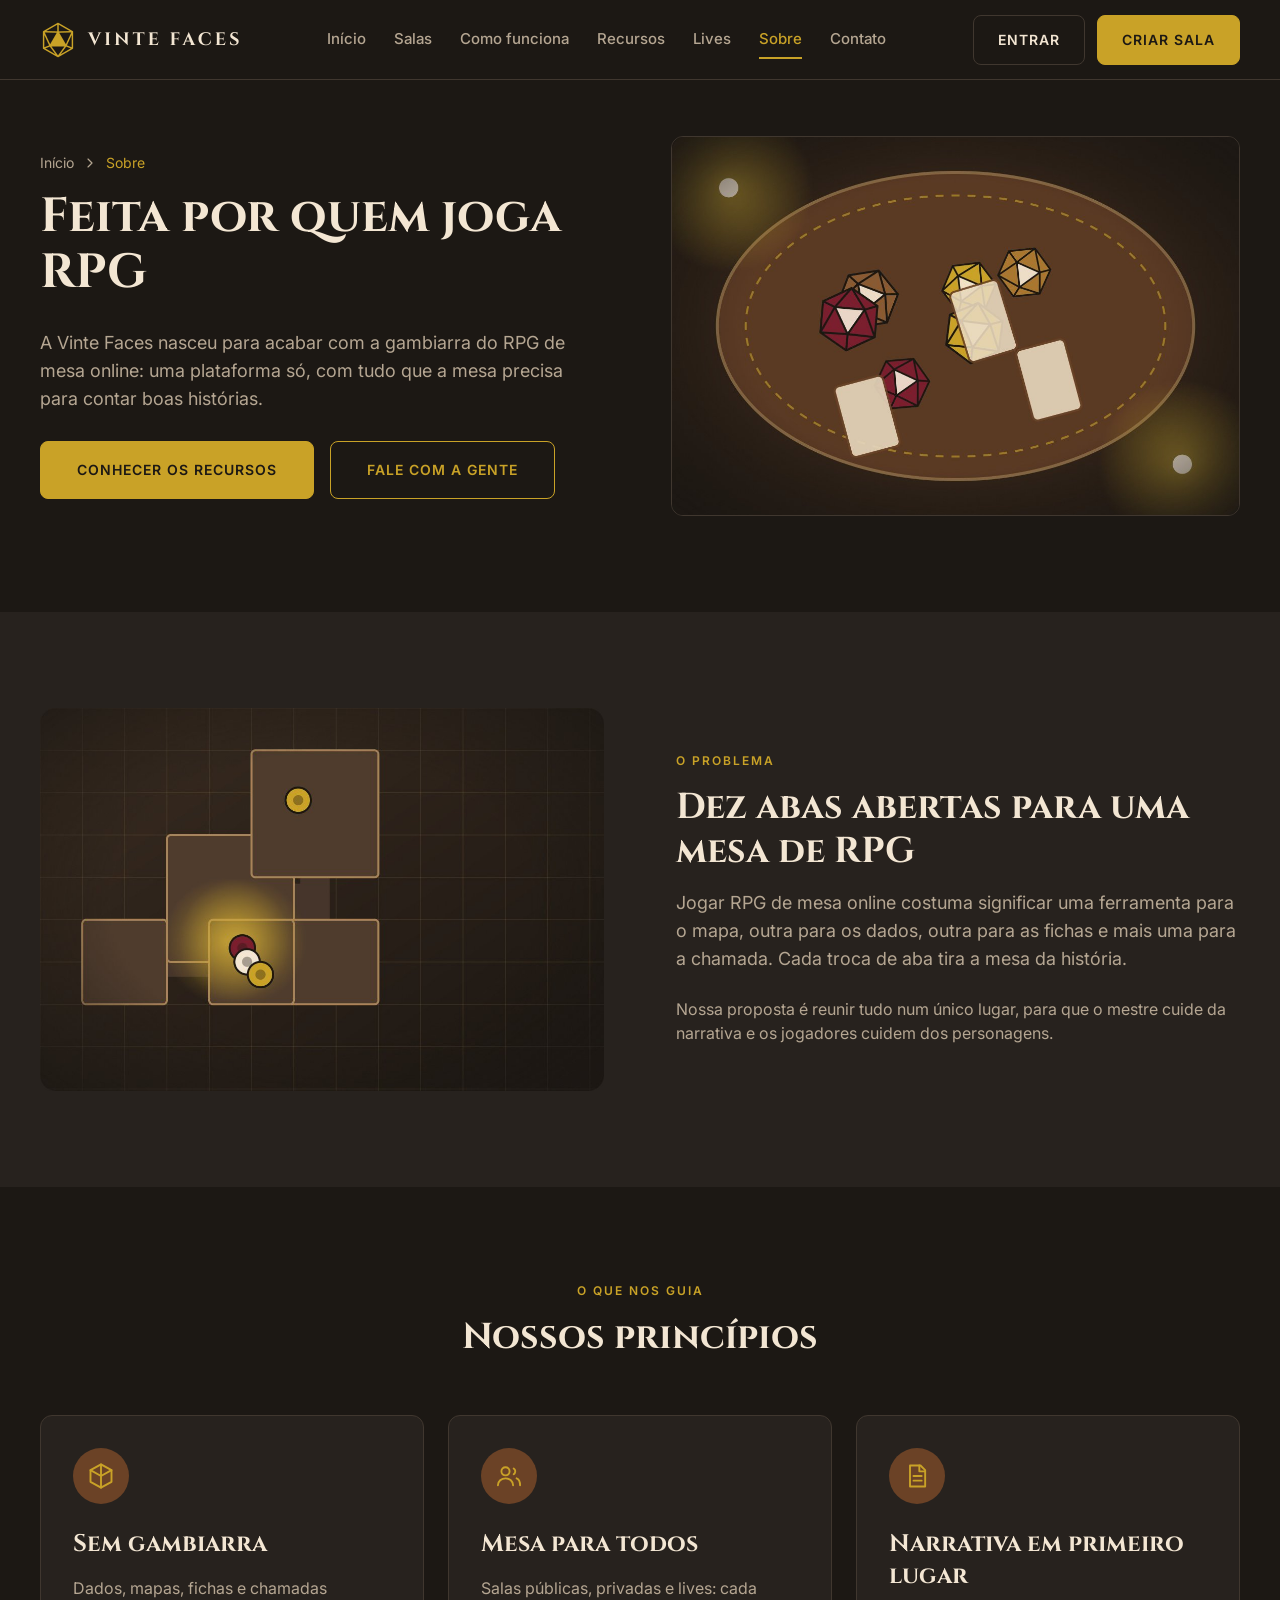
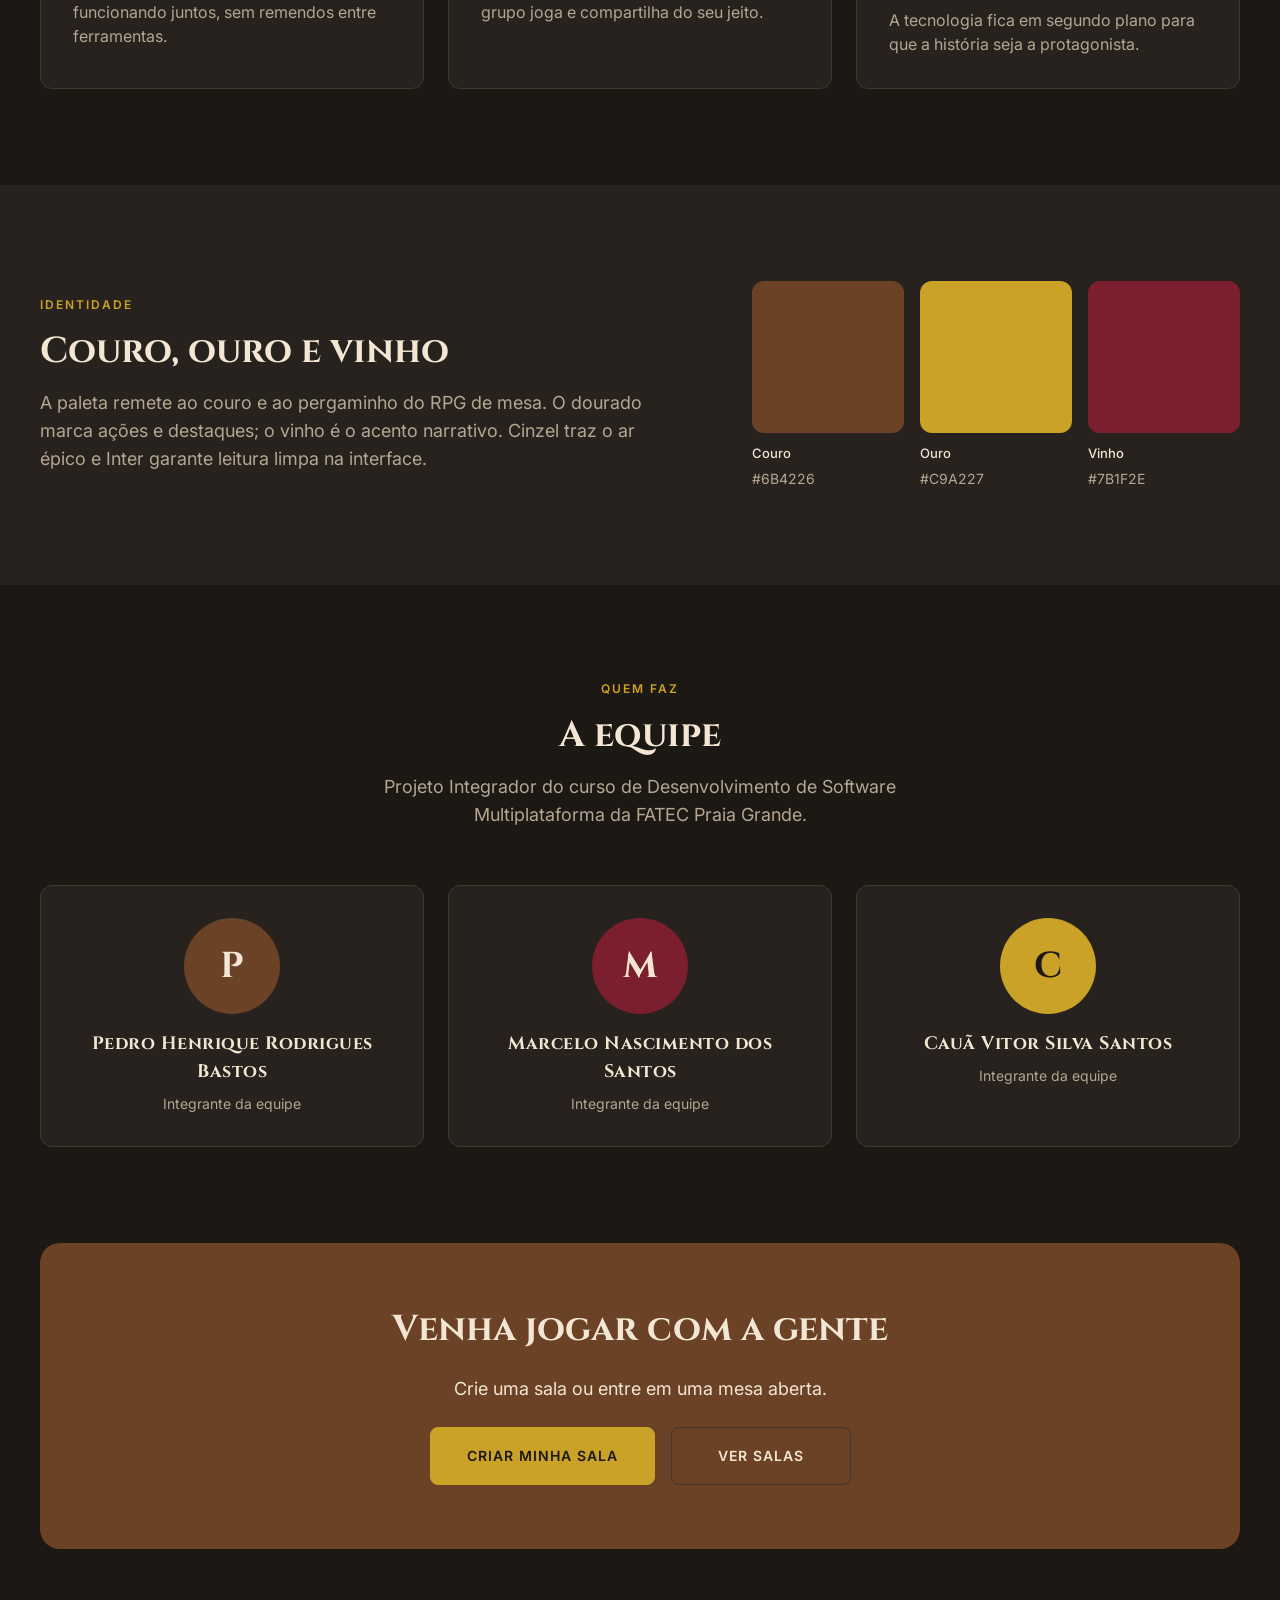
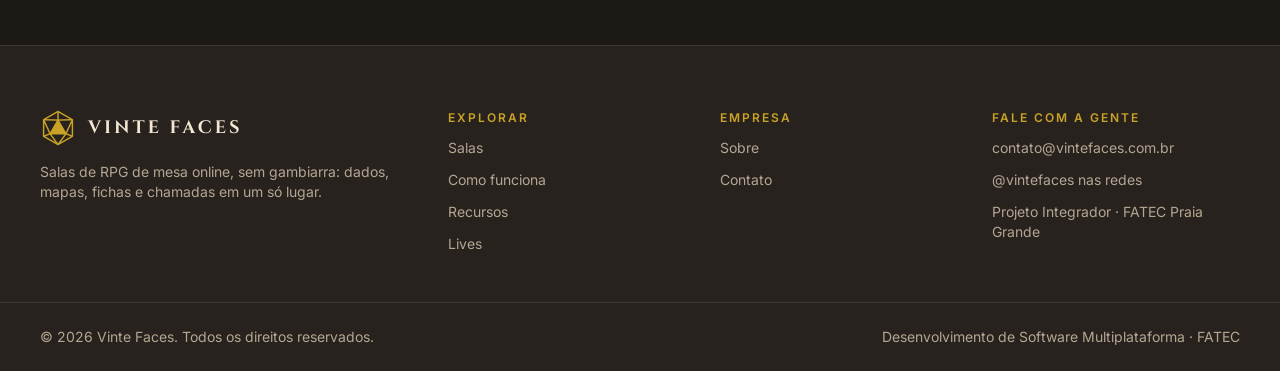
<file: sobre.html>
<!DOCTYPE html>
<html lang="pt-br">

<head>
    <meta charset="UTF-8">
    <meta name="viewport" content="width=device-width, initial-scale=1.0">
    <title>Sobre | Vinte Faces</title>
    <link rel="shortcut icon" href="assets/Icon.png" type="image/x-icon">
    <link rel="stylesheet" href="Style/style.css">
    <script src="js/menu.js" defer></script>
</head>

<body>
    <header>
        <a href="index.html"><img class="LogoTipo" src="assets/LogoTipo.png" alt="Vinte Faces"></a>
        <button class="menu-btn" type="button" aria-expanded="false" aria-controls="menu-principal" aria-label="Abrir menu">
            <img class="icone-abrir" src="assets/icones/menu.svg" alt="" width="28" height="28">
            <img class="icone-fechar" src="assets/icones/fechar.svg" alt="" width="28" height="28">
        </button>
        <nav class="navegacao" id="menu-principal" aria-label="Navegação principal">
            <a class="h-btn" href="index.html">Início</a>
            <a class="h-btn" href="salas.html">Salas</a>
            <a class="h-btn" href="como-funciona.html">Como funciona</a>
            <a class="h-btn" href="recursos.html">Recursos</a>
            <a class="h-btn" href="lives.html">Lives</a>
            <a class="btn-ativo" href="sobre.html" aria-current="page">Sobre</a>
            <a class="h-btn" href="contato.html">Contato</a>
        </nav>
        <div class="acoes-header">
            <a class="h2-btn btn-fantasma" href="login.html">ENTRAR</a>
            <a class="h2-btn ouro-500" href="salas.html#criar">CRIAR SALA</a>
        </div>
    </header>

    <main>

        <section class="sessao interna">
            <div>
                <nav class="breadcrumb" aria-label="Você está em">
                    <a href="index.html">Início</a>
                    <span aria-current="page">Sobre</span>
                </nav>
                <h1>Feita por quem joga RPG</h1>
                <p>A Vinte Faces nasceu para acabar com a gambiarra do RPG de mesa online: uma plataforma só, com tudo
                    que a mesa precisa para contar boas histórias.</p>
                <div class="botoes">
                    <a class="m-btn btn-g ouro-500" href="recursos.html">CONHECER OS RECURSOS</a>
                    <a class="m-btn btn-g ouro-500-border" href="contato.html">FALE COM A GENTE</a>
                </div>
            </div>
            <img class="imgsec1" src="assets/capas/mesa-rpg.jpg" alt="Mesa de RPG vista de cima, com dados e cartas">
        </section>

        <section class="section fundo-800">
            <div class="container duas-colunas">
                <img loading="lazy" class="ilustracao" src="assets/capas/mapa-problema.jpg" alt="Mapa de masmorra com tokens dos jogadores">
                <div>
                    <p class="eyebrow">O problema</p>
                    <h2>Dez abas abertas para uma mesa de RPG</h2>
                    <p class="texto-l">Jogar RPG de mesa online costuma significar uma ferramenta para o mapa, outra para os
                        dados, outra para as fichas e mais uma para a chamada. Cada troca de aba tira a mesa da história.</p>
                    <p>Nossa proposta é reunir tudo num único lugar, para que o mestre cuide da narrativa e os jogadores
                        cuidem dos personagens.</p>
                </div>
            </div>
        </section>

        <section class="section container">
            <div class="section-title centro">
                <p class="eyebrow">O que nos guia</p>
                <h2>Nossos princípios</h2>
            </div>
            <div class="sec2 principios">
                <article class="bloco"><span class="icone-circulo"><img src="assets/icones/dado.svg" alt="" width="28" height="28"></span>
                    <h3>Sem gambiarra</h3>
                    <p>Dados, mapas, fichas e chamadas funcionando juntos, sem remendos entre ferramentas.</p>
                </article>
                <article class="bloco"><span class="icone-circulo"><img src="assets/icones/usuarios-ouro.svg" alt="" width="28" height="28"></span>
                    <h3>Mesa para todos</h3>
                    <p>Salas públicas, privadas e lives: cada grupo joga e compartilha do seu jeito.</p>
                </article>
                <article class="bloco"><span class="icone-circulo"><img src="assets/icones/ficha.svg" alt="" width="28" height="28"></span>
                    <h3>Narrativa em primeiro lugar</h3>
                    <p>A tecnologia fica em segundo plano para que a história seja a protagonista.</p>
                </article>
            </div>
        </section>

        <section class="section fundo-800">
            <div class="container identidade">
                <div>
                    <p class="eyebrow">Identidade</p>
                    <h2>Couro, ouro e vinho</h2>
                    <p class="texto-l">A paleta remete ao couro e ao pergaminho do RPG de mesa. O dourado marca ações e
                        destaques; o vinho é o acento narrativo. Cinzel traz o ar épico e Inter garante leitura limpa na
                        interface.</p>
                </div>
                <ul class="amostras">
                    <li><span class="amostra amostra-couro"></span>Couro<span>#6B4226</span></li>
                    <li><span class="amostra amostra-ouro"></span>Ouro<span>#C9A227</span></li>
                    <li><span class="amostra amostra-vinho"></span>Vinho<span>#7B1F2E</span></li>
                </ul>
            </div>
        </section>

        <section class="section container">
            <div class="section-title centro">
                <p class="eyebrow">Quem faz</p>
                <h2>A equipe</h2>
                <p>Projeto Integrador do curso de Desenvolvimento de Software Multiplataforma da FATEC Praia Grande.</p>
            </div>
            <div class="sec2 equipe">
                <article class="painel">
                    <span class="avatar avatar-xg avatar-couro" aria-hidden="true">P</span>
                    <h3>Pedro Henrique Rodrigues Bastos</h3>
                    <p>Integrante da equipe</p>
                </article>
                <article class="painel">
                    <span class="avatar avatar-xg" aria-hidden="true">M</span>
                    <h3>Marcelo Nascimento dos Santos</h3>
                    <p>Integrante da equipe</p>
                </article>
                <article class="painel">
                    <span class="avatar avatar-xg avatar-ouro" aria-hidden="true">C</span>
                    <h3>Cauã Vitor Silva Santos</h3>
                    <p>Integrante da equipe</p>
                </article>
            </div>
        </section>

        <section class="section container chamada">
            <div class="cta">
                <h2>Venha jogar com a gente</h2>
                <p>Crie uma sala ou entre em uma mesa aberta.</p>
                <div class="botoes">
                    <a class="m-btn btn-g ouro-500" href="salas.html#criar">CRIAR MINHA SALA</a>
                    <a class="m-btn btn-g btn-fantasma" href="salas.html">VER SALAS</a>
                </div>
            </div>
        </section>

    </main>

    <footer>
        <div class="footerGrid">
            <div>
                <a href="index.html"><img class="LogoTipo" src="assets/LogoTipo.png" alt="Vinte Faces"></a>
                <p>Salas de RPG de mesa online, sem gambiarra: dados, mapas, fichas e chamadas em um só lugar.</p>
            </div>
            <div class="coluna">
                <span class="ouro-500p">EXPLORAR</span>
                <a href="salas.html">Salas</a>
                <a href="como-funciona.html">Como funciona</a>
                <a href="recursos.html">Recursos</a>
                <a href="lives.html">Lives</a>
            </div>
            <div class="coluna">
                <span class="ouro-500p">EMPRESA</span>
                <a href="sobre.html">Sobre</a>
                <a href="contato.html">Contato</a>
            </div>
            <div class="coluna">
                <span class="ouro-500p">FALE COM A GENTE</span>
                <a href="mailto:contato@vintefaces.com.br">contato@vintefaces.com.br</a>
                <p>@vintefaces nas redes</p>
                <p>Projeto Integrador · FATEC Praia Grande</p>
            </div>
        </div>
        <div class="footer-bottom">
            <p>© 2026 Vinte Faces. Todos os direitos reservados.</p>
            <p>Desenvolvimento de Software Multiplataforma · FATEC</p>
        </div>
    </footer>
</body>

</html>
</file>
<file: Style/style.css>
@import url('https://fonts.googleapis.com/css2?family=Cinzel:wght@700&family=Inter:wght@400;500;600&display=swap');

:root {
    --grafite-900: #1c1814;
    --grafite-800: #27221e;
    --grafite-700: #322b25;
    --grafite-600: #40372f;
    --ouro-500: #c9a227;
    --pergaminho-100: #f3e6d3;
    --pergaminho-400: #b5a692;
    --couro-500: #6b4226;
    --vinho-500: #7b1f2e;
    --sucesso: #5e9e6b;
    --perigo: #c4473a;

    /* Tipografia (Figma: Texto/...) */
    --fonte-titulo: 'Cinzel', serif;
    --fonte-texto: 'Inter', sans-serif;

    /* Espaçamento em múltiplos de 4 */
    --esp-1: 4px;
    --esp-2: 8px;
    --esp-3: 12px;
    --esp-4: 16px;
    --esp-5: 20px;
    --esp-6: 24px;
    --esp-8: 32px;
    --esp-10: 40px;
    --esp-12: 48px;
    --esp-14: 56px;
    --esp-16: 64px;
    --esp-24: 96px;

    /* Raios */
    --raio-botao: 8px;
    --raio-card: 12px;
    --raio-banner: 20px;
    --raio-pilula: 999px;

    /* Grid: 1200px, 12 colunas, gutter 24px, margem 16px no mobile */
    --container: 1200px;
    --gutter: 24px;
    --margem: 16px;
}

* {
    margin: 0;
    padding: 0;
    box-sizing: border-box;
}

html {
    scroll-behavior: smooth;
}

body {
    min-height: 100vh;
    display: flex;
    flex-direction: column;
    background: var(--grafite-900);
    color: var(--pergaminho-400);
    font-family: var(--fonte-texto);
    font-size: 16px;
    line-height: 24px;
}

::selection {
    background: var(--ouro-500);
    color: var(--grafite-900);
}

:focus-visible {
    outline: 2px solid var(--ouro-500);
    outline-offset: 2px;
}

h1,
h2,
h3,
h4,
.numero {
    font-family: var(--fonte-titulo);
    font-weight: 700;
    color: var(--pergaminho-100);
}

/* Texto/H1: 48/56 (Texto/Display 64/72 no hero da home) */
h1 {
    font-size: 48px;
    line-height: 56px;
}

/* Texto/H2: 36/44 */
h2 {
    font-size: 36px;
    line-height: 44px;
    margin-bottom: var(--esp-4);
}

/* Texto/H4: 18/28 (títulos de card) */
h3 {
    font-size: 18px;
    line-height: 28px;
    letter-spacing: .5px;
    margin-bottom: var(--esp-2);
}

p {
    color: var(--pergaminho-400);
}

a {
    color: inherit;
    text-decoration: none;
}

button,
input,
select,
textarea {
    font: inherit;
}

/* Navegação (Figma: 80px, alinhada ao container de 1200px) */
header {
    width: 100%;
    min-height: 80px;
    padding: 0 max(var(--margem), calc((100% - var(--container)) / 2));
    display: flex;
    align-items: center;
    justify-content: space-between;
    gap: var(--esp-6);
    background: var(--grafite-900);
    border-bottom: 1px solid var(--grafite-600);
}

.LogoTipo {
    display: block;
    height: 36px;
    width: auto;
    max-width: 100%;
}

.navegacao {
    display: flex;
    justify-content: center;
    align-items: center;
    flex-wrap: wrap;
    gap: 28px;
}

/* Texto/Nav: Inter 500 15/20 */
.h-btn,
.btn-ativo {
    background: transparent;
    border: 0;
    padding: var(--esp-2) 0;
    color: var(--pergaminho-400);
    font-size: 15px;
    line-height: 20px;
    font-weight: 500;
    cursor: pointer;
    border-bottom: 2px solid transparent;
}

.h-btn:hover,
.btn-ativo {
    color: var(--ouro-500);
    border-bottom-color: var(--ouro-500);
}

.acoes-header {
    display: flex;
    gap: var(--esp-3);
}

/* Botão do menu mobile: só aparece com o JS ativo (js/menu.js) */
.menu-btn {
    display: none;
    width: 44px;
    height: 44px;
    margin-right: calc(-1 * var(--esp-2));
    align-items: center;
    justify-content: center;
    background: transparent;
    border: 0;
    border-radius: var(--raio-botao);
    cursor: pointer;
}

.menu-btn .icone-fechar,
.menu-btn[aria-expanded="true"] .icone-abrir {
    display: none;
}

.menu-btn[aria-expanded="true"] .icone-fechar {
    display: block;
}

/* Botão (Figma): tamanho M 16/24, raio 8, Texto/Button Inter 600 14/16 +1 caixa alta */
.h2-btn,
.m-btn,
.btn-card {
    display: inline-block;
    border: 1px solid var(--ouro-500);
    border-radius: var(--raio-botao);
    padding: var(--esp-4) var(--esp-6);
    font-size: 14px;
    line-height: 16px;
    font-weight: 600;
    letter-spacing: 1px;
    text-transform: uppercase;
    white-space: nowrap;
    cursor: pointer;
    text-align: center;
    transition: .2s ease;
}

.h2-btn:hover,
.m-btn:hover,
.btn-card:hover {
    filter: brightness(1.12);
    transform: translateY(-1px);
}

/* Tamanho G: 20/36 */
.btn-g {
    padding: var(--esp-5) 36px;
}

/* Tipo Fantasma: borda grafite, texto pergaminho */
.btn-fantasma {
    background: transparent;
    border-color: var(--grafite-600);
    color: var(--pergaminho-100);
}

.btn-fantasma:hover {
    border-color: var(--pergaminho-400);
}

@media (prefers-reduced-motion: reduce) {

    .h2-btn,
    .m-btn,
    .btn-card {
        transition: none;
    }

    .h2-btn:hover,
    .m-btn:hover,
    .btn-card:hover {
        transform: none;
    }

    html {
        scroll-behavior: auto;
    }
}

.grafite-900 {
    background: var(--grafite-900);
}

.grafite-800 {
    background: var(--grafite-800);
}

.grafite-600 {
    background: var(--grafite-600);
}

.ouro-500 {
    background: var(--ouro-500);
    color: var(--grafite-900);
}

.ouro-500p {
    color: var(--ouro-500);
}

/* Tipo Secundário: borda ouro 1.5px, texto ouro */
.ouro-500-border {
    color: var(--ouro-500);
    border: 1.5px solid var(--ouro-500);
    background: transparent;
}

.pergaminho-100 {
    color: var(--pergaminho-100);
}

.pergaminho-400 {
    color: var(--pergaminho-400);
}

main {
    flex: 1;
    width: 100%;
}

.container {
    width: min(var(--container), calc(100% - 2 * var(--margem)));
    margin: 0 auto;
}

.page-intro {
    padding: var(--esp-14) 0;
    text-align: center;
}

/* Texto/Body L: 18/28 */
.page-intro p:not(.eyebrow),
.section-title p:not(.eyebrow),
.sessao p:not(.eyebrow) {
    font-size: 18px;
    line-height: 28px;
}

.page-intro p:not(.eyebrow) {
    max-width: 640px;
    margin: var(--esp-4) auto 0;
}

/* Texto/Overline: Inter 600 12/16, tracking 2px, caixa alta */
.eyebrow {
    font-family: var(--fonte-texto);
    font-weight: 600;
    font-size: 12px;
    line-height: 16px;
    letter-spacing: 2px;
    text-transform: uppercase;
    color: var(--ouro-500);
    margin-bottom: var(--esp-4);
}

.section {
    padding: var(--esp-24) 0;
}

/* Cabeçalho de página interna alinhado à esquerda, com ação à direita (Figma) */
.page-intro.topo {
    display: flex;
    justify-content: space-between;
    align-items: flex-end;
    gap: var(--esp-6);
    padding: var(--esp-14) 0 var(--esp-10);
    text-align: left;
}

.page-intro.topo p:not(.eyebrow) {
    margin: var(--esp-4) 0 0;
}

/* Breadcrumb: Texto/Small, página atual em ouro */
.breadcrumb {
    display: flex;
    flex-wrap: wrap;
    align-items: center;
    gap: var(--esp-2);
    margin-bottom: var(--esp-4);
    font-size: 14px;
    line-height: 20px;
}

.page-intro:not(.topo) .breadcrumb {
    justify-content: center;
}

.breadcrumb a:hover {
    color: var(--ouro-500);
}

.breadcrumb [aria-current] {
    display: inline-flex;
    align-items: center;
    gap: var(--esp-2);
    color: var(--ouro-500);
}

.breadcrumb [aria-current]::before {
    content: "";
    width: 16px;
    height: 16px;
    background: url("../assets/icones/chevron.svg") no-repeat center / contain;
}

/* Listagem de salas: filtros, cards e paginação */
.listagem {
    padding-bottom: 72px;
}

.listagem .salas {
    row-gap: var(--esp-8);
    margin-top: var(--esp-8);
}

.filtros {
    display: flex;
    align-items: center;
    gap: var(--esp-4);
    padding: var(--esp-4);
    background: var(--grafite-800);
    border: 1px solid var(--grafite-600);
    border-radius: var(--raio-card);
}

.busca {
    flex: 1;
}

.busca input,
.select-sistema select {
    width: 100%;
    padding: var(--esp-3) var(--esp-4);
    background: var(--grafite-900);
    border: 1px solid var(--grafite-600);
    border-radius: var(--raio-botao);
    color: var(--pergaminho-100);
}

.busca input {
    padding-left: var(--esp-12);
    background: var(--grafite-900) url("../assets/icones/busca.svg") no-repeat 16px center / 20px;
}

.busca input::placeholder {
    color: var(--pergaminho-400);
}

.busca input:focus,
.select-sistema select:focus {
    outline: none;
    border-color: var(--ouro-500);
}

.chips {
    display: flex;
    gap: var(--esp-4);
}

/* Chip de filtro: Texto/Label, pílula; ativo em ouro */
.chip,
.pagina {
    padding: var(--esp-3) var(--esp-5);
    background: transparent;
    border: 1px solid var(--grafite-600);
    border-radius: var(--raio-pilula);
    color: var(--pergaminho-400);
    font-size: 13px;
    line-height: 16px;
    font-weight: 500;
    white-space: nowrap;
    cursor: pointer;
}

.chip:hover,
.pagina:not(:disabled):hover {
    border-color: var(--pergaminho-400);
}

.chip[aria-pressed="true"],
.pagina[aria-current] {
    background: var(--ouro-500);
    border-color: var(--ouro-500);
    color: var(--grafite-900);
}

.select-sistema select {
    appearance: none;
    padding: var(--esp-3) 40px var(--esp-3) var(--esp-4);
    background: var(--grafite-900) url("../assets/icones/chevron-baixo.svg") no-repeat right 16px center / 16px;
    font-size: 13px;
    line-height: 16px;
    font-weight: 500;
    cursor: pointer;
}

.paginacao {
    display: flex;
    justify-content: center;
    gap: var(--esp-2);
    margin-top: var(--esp-8);
}

.pagina {
    width: 40px;
    height: 40px;
    padding: 0;
    border-radius: var(--raio-botao);
    color: var(--pergaminho-100);
}

.pagina:disabled {
    cursor: default;
    opacity: .5;
}

.nota {
    margin-top: var(--esp-6);
    text-align: center;
    font-size: 14px;
    line-height: 20px;
}

/* Faixa "Não achou a mesa ideal?" (painel 800, padding 40) */
.faixa {
    display: flex;
    justify-content: space-between;
    align-items: center;
    gap: var(--esp-6);
    padding: var(--esp-10);
}

.faixa h2 {
    font-size: 24px;
    line-height: 32px;
    margin-bottom: var(--esp-2);
}

#criar {
    padding-top: 0;
}

.section-title {
    margin-bottom: var(--esp-14);
}

.section-title p {
    max-width: 640px;
}

.sessao {
    min-height: 540px;
    width: min(var(--container), calc(100% - 2 * var(--margem)));
    margin: 0 auto;
    display: flex;
    align-items: center;
    justify-content: space-between;
    gap: var(--esp-16);
    padding: 72px 0;
}

.sessao>div {
    flex: 1;
}

/* Texto/Display: 64/72 */
.sessao h1 {
    font-size: 64px;
    line-height: 72px;
}

.sessao p:not(.eyebrow) {
    margin: 28px 0;
    max-width: 560px;
}

.imgsec1 {
    display: block;
    width: 100%;
    height: 540px;
    object-fit: cover;
    border: 1px solid var(--grafite-600);
    border-radius: var(--raio-card);
}

/* Hero da home: imagem com dois cartões flutuantes (Figma) */
.hero-imagem {
    position: relative;
}

.cartao-flutuante {
    position: absolute;
    display: flex;
    align-items: center;
    gap: var(--esp-3);
    padding: var(--esp-3) var(--esp-4);
    background: var(--grafite-800);
    border: 1px solid var(--grafite-600);
    border-radius: var(--raio-card);
    box-shadow: 0 12px 32px color-mix(in srgb, var(--grafite-900) 60%, transparent);
    font-size: 14px;
    line-height: 20px;
    color: var(--pergaminho-100);
}

.cartao-ao-vivo {
    top: -28px;
    right: calc(-1 * var(--margem));
}

.cartao-rolagem {
    left: -56px;
    bottom: 52px;
    flex-direction: column;
    align-items: flex-start;
    gap: var(--esp-2);
}

.cartao-rolagem p {
    display: flex;
    align-items: center;
    gap: var(--esp-3);
    font-size: 14px;
    line-height: 20px;
}

.sessao .cartao-rolagem p {
    margin: 0;
    font-size: 14px;
    line-height: 20px;
}

.cartao-rolagem p.resultado {
    font-family: var(--fonte-titulo);
    font-weight: 700;
    font-size: 20px;
    line-height: 28px;
    color: var(--sucesso);
}

.avatar {
    display: inline-flex;
    align-items: center;
    justify-content: center;
    width: 32px;
    height: 32px;
    border-radius: 50%;
    background: var(--vinho-500);
    color: var(--pergaminho-100);
    font-size: 13px;
    line-height: 16px;
    font-weight: 600;
}

/* Lista com ícone de check (Figma: ícone/check 20px) */
.lista-check {
    list-style: none;
    display: grid;
    gap: var(--esp-3);
    margin-bottom: var(--esp-6);
}

.lista-check li {
    padding-left: var(--esp-8);
    background: url("../assets/icones/check.svg") no-repeat left 2px / 20px;
    color: var(--pergaminho-100);
}

.diferenciais {
    display: flex;
    flex-wrap: wrap;
    gap: var(--esp-6);
    margin: 28px 0 0;
}

.diferenciais li {
    padding-left: 28px;
    background-position: left center;
    font-size: 14px;
    line-height: 20px;
    color: var(--pergaminho-400);
}

.botoes {
    display: flex;
    flex-wrap: wrap;
    gap: var(--esp-4);
}

.m-btn {
    min-width: 180px;
}

.salas-d {
    padding: var(--esp-24) 0;
    background: var(--grafite-800);
}

.salas {
    display: grid;
    grid-template-columns: repeat(3, 1fr);
    gap: var(--gutter);
}

/* Card de sala (Figma): fundo 800, borda 600, raio 12, capa 200px */
.card {
    overflow: hidden;
    border: 1px solid var(--grafite-600);
    border-radius: var(--raio-card);
    background: var(--grafite-800);
}

.card>img {
    width: 100%;
    height: 200px;
    object-fit: cover;
    display: block;
}

.card-conteudo {
    padding: var(--esp-5);
    display: flex;
    flex-direction: column;
    align-items: flex-start;
    gap: var(--esp-4);
}

.card-conteudo h3 {
    margin: 0;
}

/* Texto/Small: 14/20 */
.card-conteudo p {
    margin: 0;
    font-size: 14px;
    line-height: 20px;
}

.badges {
    display: flex;
    flex-wrap: wrap;
    gap: var(--esp-2);
}

/* Badge (Texto/Overline em pílula) */
.btn-off {
    display: inline-flex;
    align-items: center;
    gap: var(--esp-2);
    border: 1px solid var(--ouro-500);
    color: var(--ouro-500);
    border-radius: var(--raio-pilula);
    padding: var(--esp-1) var(--esp-3);
    font-size: 12px;
    line-height: 16px;
    font-weight: 600;
    letter-spacing: 2px;
    text-transform: uppercase;
}

/* Badge "Ao vivo": fundo vinho com ponto de 8px */
.badge-ao-vivo {
    border-color: var(--vinho-500);
    background: var(--vinho-500);
    color: var(--pergaminho-100);
}

.badge-ao-vivo::before {
    content: "";
    width: 8px;
    height: 8px;
    border-radius: 50%;
    background: var(--pergaminho-100);
}

.info {
    display: flex;
    align-items: center;
    gap: var(--esp-2);
    font-size: 14px;
    line-height: 20px;
}

.info img {
    width: 20px;
    height: 20px;
    object-fit: contain;
}

.card-rodape {
    width: 100%;
    display: flex;
    justify-content: space-between;
    align-items: center;
    gap: var(--esp-3);
}

/* Tipo Secundário: borda ouro 1.5px, texto ouro */
.btn-card {
    border-width: 1.5px;
    color: var(--ouro-500);
}

.sec2 {
    display: grid;
    grid-template-columns: repeat(auto-fit, minmax(240px, 1fr));
    gap: var(--gutter);
}

.bloco,
.painel {
    background: var(--grafite-800);
    border: 1px solid var(--grafite-600);
    border-radius: var(--raio-card);
    padding: var(--esp-6);
}

.bloco img {
    width: 48px;
    height: 48px;
    object-fit: contain;
    margin-bottom: var(--esp-4);
}

.bloco p {
    margin-top: 8px;
}

/* Card de recurso (Figma): padding 28, ícone num círculo Couro de 52px */
.bloco {
    display: flex;
    flex-direction: column;
    align-items: flex-start;
}

.sec2 .bloco {
    padding: 28px;
}

.sec2 .bloco h3 {
    margin: var(--esp-4) 0 0;
}

.sec2 .bloco p {
    margin-top: var(--esp-4);
    font-size: 14px;
    line-height: 20px;
}

.fundo-800 {
    background: var(--grafite-800);
}

.fundo-800 .bloco {
    background: var(--grafite-900);
}

.icone-circulo {
    display: flex;
    align-items: center;
    justify-content: center;
    flex-shrink: 0;
    width: 52px;
    height: 52px;
    border-radius: 50%;
    background: var(--couro-500);
}

.bloco .icone-circulo img {
    width: 28px;
    height: 28px;
    margin: 0;
}

/* Link "Saiba mais →" (Texto/Label) */
.saiba-mais {
    display: inline-flex;
    align-items: center;
    gap: var(--esp-2);
    margin-top: auto;
    padding-top: var(--esp-4);
    color: var(--ouro-500);
    font-size: 13px;
    line-height: 16px;
    font-weight: 500;
}

.saiba-mais::after {
    content: "";
    width: 16px;
    height: 16px;
    background: url("../assets/icones/seta.svg") no-repeat center / contain;
}

.saiba-mais:hover {
    text-decoration: underline;
}

.visualmente-oculto {
    position: absolute;
    width: 1px;
    height: 1px;
    overflow: hidden;
    clip-path: inset(50%);
    white-space: nowrap;
}

.etapas {
    display: grid;
    gap: var(--esp-5);
    max-width: 850px;
    margin: 0 auto;
}

/* Passo (Figma): card 800 com número num círculo de borda ouro */
.etapa {
    display: flex;
    gap: var(--esp-5);
    align-items: flex-start;
    padding: var(--esp-6);
    background: var(--grafite-800);
    border: 1px solid var(--grafite-600);
    border-radius: var(--raio-card);
}

.numero {
    display: flex;
    align-items: center;
    justify-content: center;
    flex-shrink: 0;
    width: 52px;
    height: 52px;
    border: 1.5px solid var(--ouro-500);
    border-radius: 50%;
    color: var(--ouro-500);
    font-size: 18px;
    line-height: 28px;
}

.conteudo h3 {
    margin: 0;
}

.conteudo p {
    margin-top: var(--esp-2);
    font-size: 14px;
    line-height: 20px;
}

/* Passos em grade 2×2 (Como funciona): ícone de 64px, Overline e H3 */
.etapas.grade {
    grid-template-columns: repeat(2, 1fr);
    gap: var(--esp-6);
    max-width: none;
}

.etapas.grade .etapa {
    gap: var(--esp-6);
    padding: var(--esp-8);
}

.fundo-800 .etapa {
    background: var(--grafite-900);
}

.etapa .icone-circulo {
    width: 64px;
    height: 64px;
}

.etapas.grade .eyebrow {
    margin-bottom: var(--esp-2);
}

.etapas.grade h3,
.perfis h3 {
    font-size: 24px;
    line-height: 32px;
    letter-spacing: 0;
}

.etapas.grade .conteudo p:not(.eyebrow) {
    font-size: 16px;
    line-height: 24px;
}

/* Perfis (Para quem é) */
.perfis .painel {
    padding: var(--esp-8);
}

.perfis .lista-check {
    gap: var(--esp-5);
    margin: var(--esp-5) 0 0;
}

.perfis .lista-check li {
    color: var(--pergaminho-400);
}

/* FAQ: acordeão com <details>, item aberto com borda ouro */
.faq {
    display: grid;
    grid-template-columns: 360px 1fr;
    gap: 72px;
    align-items: start;
}

.faq h2 {
    margin-bottom: var(--esp-6);
}

.faq-lista {
    display: grid;
    gap: var(--esp-3);
}

.faq-item {
    background: var(--grafite-900);
    border: 1px solid var(--grafite-600);
    border-radius: var(--raio-card);
}

.faq-item[open] {
    border-color: var(--ouro-500);
}

.faq-item summary {
    display: flex;
    justify-content: space-between;
    align-items: center;
    gap: var(--esp-4);
    padding: var(--esp-6);
    list-style: none;
    cursor: pointer;
    font-family: var(--fonte-titulo);
    font-weight: 700;
    font-size: 18px;
    line-height: 28px;
    letter-spacing: .5px;
    color: var(--pergaminho-100);
}

.faq-item summary::-webkit-details-marker {
    display: none;
}

.faq-item summary::after {
    content: "";
    flex-shrink: 0;
    width: 20px;
    height: 20px;
    background: url("../assets/icones/chevron.svg") no-repeat center / contain;
}

.faq-item[open] summary::after {
    background-image: url("../assets/icones/chevron-baixo.svg");
}

.faq-item summary:focus-visible {
    outline-offset: -2px;
    border-radius: var(--raio-card);
}

.faq-item p {
    margin-top: calc(-1 * var(--esp-3));
    padding: 0 var(--esp-6) var(--esp-6);
}

.link {
    color: var(--ouro-500);
    text-decoration: underline;
    text-underline-offset: 3px;
}

/* Cabeçalho de página interna em duas colunas (Como funciona, Sobre) */
.sessao.interna {
    min-height: 0;
    padding: var(--esp-14) 0 var(--esp-24);
}

.sessao.interna h1 {
    font-size: 48px;
    line-height: 56px;
}

.sessao.interna .imgsec1 {
    flex: 1;
    min-width: 0;
    height: 380px;
}

/* Recursos: blocos alternados texto + mídia (Figma 7:757) */
.recurso {
    padding: 80px 0;
}

.duas-colunas.container {
    grid-template-columns: 1fr 1fr;
    gap: 72px;
}

.recurso .icone-circulo {
    width: 56px;
    height: 56px;
    margin-bottom: var(--esp-6);
}

.recurso h2 {
    margin-bottom: var(--esp-6);
}

.recurso .lista-check {
    margin-bottom: 0;
}

.recurso-midia {
    position: relative;
}

.recurso-midia .ilustracao {
    display: block;
    height: 380px;
    border: 1px solid var(--grafite-600);
}

.recurso-midia .cartao-rolagem {
    left: auto;
    right: var(--esp-4);
    bottom: calc(-1 * var(--esp-2));
}

.ferramentas {
    position: absolute;
    top: var(--esp-6);
    left: var(--esp-4);
    display: flex;
    flex-direction: column;
    gap: var(--esp-3);
    padding: var(--esp-3);
    background: var(--grafite-900);
    border: 1px solid var(--grafite-600);
    border-radius: var(--raio-botao);
}

.avatar-g {
    width: 56px;
    height: 56px;
    background: var(--couro-500);
}

.avatar-couro {
    background: var(--couro-500);
}

.avatar-ouro {
    background: var(--ouro-500);
    color: var(--grafite-900);
}

/* Maquete de ficha (Personagem + Ficha do UML) */
.ficha {
    padding: 28px;
}

.ficha-topo {
    display: flex;
    align-items: center;
    gap: var(--esp-4);
}

.ficha-topo>div {
    flex: 1;
}

.ficha-topo p {
    font-size: 14px;
    line-height: 20px;
}

.ficha-topo .ficha-nome {
    font-family: var(--fonte-titulo);
    font-weight: 700;
    font-size: 24px;
    line-height: 32px;
    color: var(--pergaminho-100);
}

.atributos {
    list-style: none;
    display: grid;
    grid-template-columns: repeat(6, 1fr);
    gap: var(--esp-3);
    margin-top: var(--esp-6);
}

.atributos li {
    display: flex;
    flex-direction: column;
    align-items: center;
    padding: var(--esp-3) var(--esp-1);
    background: var(--grafite-900);
    border: 1px solid var(--grafite-600);
    border-radius: var(--raio-botao);
    font-size: 14px;
    line-height: 20px;
}

.atributos span {
    font-size: 12px;
    line-height: 16px;
    font-weight: 600;
    letter-spacing: 2px;
}

.atributos strong {
    margin-top: var(--esp-1);
    font-family: var(--fonte-titulo);
    font-size: 24px;
    line-height: 32px;
    color: var(--ouro-500);
}

.vida {
    margin-top: var(--esp-6);
}

.vida p {
    display: flex;
    justify-content: space-between;
    font-size: 13px;
    line-height: 16px;
    font-weight: 500;
    color: var(--pergaminho-100);
}

.vida p span+span {
    color: var(--ouro-500);
}

.barra {
    display: block;
    height: 12px;
    margin-top: var(--esp-2);
    background: var(--grafite-900);
    border-radius: var(--raio-pilula);
    overflow: hidden;
}

.barra span {
    display: block;
    width: 80%;
    height: 100%;
    background: var(--ouro-500);
}

.pericias {
    list-style: none;
    display: flex;
    flex-wrap: wrap;
    gap: var(--esp-2);
    margin-top: var(--esp-6);
}

.pericias li {
    padding: var(--esp-2) var(--esp-3);
    border: 1px solid var(--grafite-600);
    border-radius: var(--raio-pilula);
    font-size: 13px;
    line-height: 16px;
}

/* Maquete de chat (Mensagem + RolagemDado do UML) */
.chat-mock {
    display: grid;
    gap: var(--esp-4);
}

.presenca {
    display: flex;
    align-items: center;
    gap: var(--esp-3);
}

.presenca .avatar {
    width: 36px;
    height: 36px;
}

.presenca p {
    flex: 1;
    font-size: 14px;
    line-height: 20px;
}

.bolha {
    max-width: 380px;
    padding: var(--esp-4);
    background: var(--grafite-900);
    border: 1px solid var(--grafite-600);
    border-radius: var(--raio-card);
    font-size: 14px;
    line-height: 20px;
}

.bolha .autor {
    display: flex;
    align-items: center;
    gap: var(--esp-2);
    margin-bottom: var(--esp-1);
    font-size: 13px;
    line-height: 16px;
    font-weight: 500;
    color: var(--pergaminho-100);
}

.bolha-mestre {
    border-color: var(--ouro-500);
}

.chat-mock .cartao-rolagem {
    position: static;
    gap: var(--esp-1);
}

.campo-mensagem {
    display: flex;
    justify-content: space-between;
    align-items: center;
    padding: var(--esp-3) var(--esp-4);
    background: var(--grafite-900);
    border: 1px solid var(--grafite-600);
    border-radius: var(--raio-botao);
    font-size: 14px;
    line-height: 20px;
}

/* Lives: live em destaque (1200×480) e passos para mestres */
.destaque-secao {
    padding-bottom: 72px;
}

.live-destaque {
    position: relative;
    overflow: hidden;
    border: 1px solid var(--grafite-600);
    border-radius: var(--raio-card);
}

.live-destaque>img {
    display: block;
    width: 100%;
    height: 480px;
    object-fit: cover;
}

.live-destaque .badge-ao-vivo {
    position: absolute;
    top: 28px;
    left: 28px;
}

.espectadores {
    position: absolute;
    top: 28px;
    right: 28px;
    display: flex;
    align-items: center;
    gap: var(--esp-2);
    padding: var(--esp-2) var(--esp-3);
    background: color-mix(in srgb, var(--grafite-900) 80%, transparent);
    border-radius: var(--raio-pilula);
    font-size: 13px;
    line-height: 16px;
    font-weight: 500;
    color: var(--pergaminho-100);
}

.play-g {
    width: 88px;
    height: 88px;
}

.live-titulo {
    position: absolute;
    left: 0;
    right: 0;
    bottom: 0;
    padding: var(--esp-16) var(--esp-10) 32px;
    background: linear-gradient(transparent, color-mix(in srgb, var(--grafite-900) 85%, transparent));
}

.live-titulo h2 {
    margin-bottom: var(--esp-2);
}

.live-titulo p {
    color: var(--pergaminho-100);
}

.passos-live .painel {
    padding: var(--esp-8);
}

.numero-g {
    display: block;
    margin-bottom: var(--esp-4);
    font-family: var(--fonte-titulo);
    font-weight: 700;
    font-size: 48px;
    line-height: 56px;
    color: var(--ouro-500);
}

.passos-live h3 {
    font-size: 24px;
    line-height: 32px;
    letter-spacing: 0;
    margin-bottom: var(--esp-4);
}

/* Sobre: princípios, identidade e equipe */
.principios .bloco {
    padding: var(--esp-8);
}

.principios .icone-circulo {
    width: 56px;
    height: 56px;
}

.principios .bloco h3,
.passos-live h3 {
    font-size: 24px;
    line-height: 32px;
    letter-spacing: 0;
}

.principios .bloco h3 {
    margin-top: var(--esp-6);
}

.principios .bloco p {
    font-size: 16px;
    line-height: 24px;
}

.identidade {
    display: flex;
    justify-content: space-between;
    align-items: center;
    gap: 72px;
}

.identidade>div {
    max-width: 640px;
}

.identidade .texto-l {
    margin-bottom: 0;
}

.amostras {
    list-style: none;
    display: grid;
    grid-template-columns: repeat(3, 152px);
    gap: var(--esp-4);
    font-size: 13px;
    line-height: 16px;
    font-weight: 500;
    color: var(--pergaminho-100);
}

.amostras li span:not(.amostra) {
    display: block;
    margin-top: var(--esp-2);
    font-size: 14px;
    line-height: 20px;
    font-weight: 400;
    color: var(--pergaminho-400);
}

.amostra {
    display: block;
    aspect-ratio: 1;
    margin-bottom: var(--esp-3);
    border-radius: var(--raio-card);
}

.amostra-couro {
    background: var(--couro-500);
}

.amostra-ouro {
    background: var(--ouro-500);
}

.amostra-vinho {
    background: var(--vinho-500);
}

.equipe .painel {
    display: flex;
    flex-direction: column;
    align-items: center;
    text-align: center;
    padding: var(--esp-8);
}

.avatar-xg {
    width: 96px;
    height: 96px;
    margin-bottom: var(--esp-4);
    font-family: var(--fonte-titulo);
    font-weight: 700;
    font-size: 36px;
    line-height: 44px;
}

.equipe p {
    font-size: 14px;
    line-height: 20px;
}

/* Texto/Body L fora dos cabeçalhos */
.texto-l {
    font-size: 18px;
    line-height: 28px;
    margin-bottom: var(--esp-6);
}

.duas-colunas.passos {
    grid-template-columns: 480fr 624fr;
    gap: var(--esp-24);
    align-items: start;
}

.passos h2,
.live h2 {
    margin-bottom: var(--esp-6);
}

/* Cabeçalho de seção com botão à direita */
.section-topo {
    display: flex;
    justify-content: space-between;
    align-items: flex-end;
    gap: var(--esp-6);
    margin-bottom: var(--esp-14);
}

.section-topo .section-title {
    margin-bottom: 0;
}

.section-title.centro {
    text-align: center;
}

.section-title.centro p {
    margin-inline: auto;
}

/* Seção Lives da home: imagem 600 + texto 528 */
.duas-colunas.live {
    grid-template-columns: 600fr 528fr;
    gap: 72px;
}

.live-imagem {
    position: relative;
}

.live-imagem .ilustracao {
    display: block;
    height: 380px;
    border: 1px solid var(--grafite-600);
}

.live-imagem .badge-ao-vivo {
    position: absolute;
    top: var(--esp-5);
    left: var(--esp-5);
    padding: var(--esp-2) var(--esp-3);
}

.play {
    position: absolute;
    inset: 0;
    margin: auto;
    display: flex;
    align-items: center;
    justify-content: center;
    width: 72px;
    height: 72px;
    border-radius: 50%;
    background: var(--ouro-500);
}

/* Banner da chamada final (Figma): fundo Couro, centralizado, padding 64 */
.cta {
    display: flex;
    flex-direction: column;
    align-items: center;
    text-align: center;
    padding: var(--esp-16);
    background: var(--couro-500);
    border-radius: var(--raio-banner);
}

.cta h2 {
    margin-bottom: var(--esp-6);
}

.cta .botoes {
    justify-content: center;
}

.chamada {
    padding-top: 0;
}

.imgrodape {
    width: 42%;
    max-height: 250px;
    object-fit: cover;
    border-radius: var(--raio-card);
}

.cta p {
    max-width: 560px;
    margin: 0 0 var(--esp-6);
    font-size: 18px;
    line-height: 28px;
    color: var(--pergaminho-100);
}

.feature-grid {
    display: grid;
    grid-template-columns: repeat(2, 1fr);
    gap: var(--gutter);
}

.feature {
    display: flex;
    gap: var(--esp-4);
    align-items: flex-start;
}

.feature .feature-icon {
    color: var(--ouro-500);
    font-size: 1.8rem;
    min-width: 36px;
}

.feature p {
    margin-top: var(--esp-2);
}

.duas-colunas {
    display: grid;
    grid-template-columns: 1.1fr .9fr;
    gap: var(--esp-16);
    align-items: center;
}

.duas-colunas p + p {
    margin-top: var(--esp-4);
}

.ilustracao {
    width: 100%;
    border-radius: var(--raio-card);
    object-fit: cover;
}

.lista-simples {
    padding-left: var(--esp-5);
    margin-top: var(--esp-4);
}

.lista-simples li {
    margin: 8px 0;
    color: var(--pergaminho-400);
}

.em-breve {
    text-align: center;
    padding: var(--esp-12) var(--esp-6) var(--esp-24);
}

.em-breve img {
    width: min(460px, 90%);
    max-height: 300px;
    object-fit: contain;
    margin: 20px auto;
}

.em-breve .aviso {
    display: inline-block;
    color: var(--ouro-500);
    border: 1px solid var(--ouro-500);
    border-radius: 30px;
    padding: 7px 18px;
    margin-bottom: 18px;
}

.formulario {
    display: grid;
    gap: var(--esp-5);
    max-width: 720px;
}

.formulario h2 {
    font-size: 24px;
    line-height: 32px;
    margin: 0;
}

.formulario label {
    display: grid;
    gap: var(--esp-2);
    color: var(--pergaminho-100);
    font-size: 13px;
    line-height: 16px;
    font-weight: 500;
}

.formulario input,
.formulario select,
.formulario textarea {
    width: 100%;
    padding: var(--esp-3) var(--esp-4);
    border: 1px solid var(--grafite-600);
    border-radius: var(--raio-botao);
    background: var(--grafite-900);
    color: var(--pergaminho-100);
}

.formulario textarea {
    min-height: 140px;
    resize: vertical;
}

/* Estados do Figma: Input (foco) com borda ouro; Input (erro) com borda Perigo */
.formulario input,
.formulario select,
.formulario textarea {
    font-size: 16px;
    line-height: 24px;
    font-weight: 400;
}

.formulario input::placeholder,
.formulario textarea::placeholder {
    color: var(--pergaminho-400);
}

.formulario select {
    appearance: none;
    padding-right: var(--esp-12);
    background: var(--grafite-900) url("../assets/icones/chevron-baixo.svg") no-repeat right 16px center / 20px;
    cursor: pointer;
}

.formulario input:focus,
.formulario select:focus,
.formulario textarea:focus {
    outline: none;
    border-color: var(--ouro-500);
}

.formulario [aria-invalid="true"] {
    border-color: var(--perigo);
}

/* Erro: texto em Pergaminho/100 (contraste AA), ícone em Perigo (D8) */
.mensagem-erro {
    display: flex;
    align-items: center;
    gap: var(--esp-2);
    margin-top: calc(-1 * var(--esp-3));
    font-size: 14px;
    line-height: 20px;
    color: var(--pergaminho-100);
}

.mensagem-erro::before {
    content: "";
    flex-shrink: 0;
    width: 16px;
    height: 16px;
    background: url("../assets/icones/alerta.svg") no-repeat center / contain;
}

.mensagem-erro[hidden] {
    display: none;
}

/* Sucesso: texto Pergaminho/100 com check; vazio, não ocupa espaço */
.mensagem-sucesso {
    display: flex;
    align-items: flex-start;
    gap: var(--esp-2);
    padding: var(--esp-3) var(--esp-4);
    border: 1px solid var(--sucesso);
    border-radius: var(--raio-botao);
    background: var(--grafite-900);
    font-size: 14px;
    line-height: 20px;
    color: var(--pergaminho-100);
}

.mensagem-sucesso::before {
    content: "";
    flex-shrink: 0;
    width: 20px;
    height: 20px;
    background: url("../assets/icones/check.svg") no-repeat center / contain;
}

.mensagem-sucesso:empty {
    display: none;
}

.formulario button {
    justify-self: stretch;
}

.formulario small {
    font-size: 14px;
    line-height: 20px;
    text-align: center;
}

/* Contato no desktop: formulário à esquerda, informações à direita (D2) */
.contato-secao {
    padding-bottom: var(--esp-24);
}

.contato-grid {
    display: grid;
    grid-template-columns: 1.2fr .8fr;
    gap: var(--gutter);
    align-items: start;
}

.contato-grid .formulario {
    max-width: none;
    padding: var(--esp-8);
}

.contato-info {
    display: grid;
    gap: var(--esp-6);
}

.contato-info .ilustracao {
    display: block;
    height: 200px;
    border: 1px solid var(--grafite-600);
}

.contato-card {
    display: flex;
    align-items: center;
    gap: var(--esp-4);
    padding: var(--esp-4);
}

.contato-card .icone-circulo {
    width: 48px;
    height: 48px;
}

.contato-card .eyebrow {
    margin-bottom: var(--esp-1);
}

.contato-card a,
.contato-card p:not(.eyebrow) {
    color: var(--pergaminho-100);
}

.contato-card a:hover {
    color: var(--ouro-500);
}

.faq-link {
    display: flex;
    justify-content: space-between;
    align-items: center;
    gap: var(--esp-4);
    padding: var(--esp-4);
    border-color: var(--ouro-500);
    font-size: 14px;
    line-height: 20px;
    color: var(--pergaminho-100);
}

.faq-link::after {
    content: "";
    flex-shrink: 0;
    width: 20px;
    height: 20px;
    background: url("../assets/icones/seta.svg") no-repeat center / contain;
}

.contato-info p {
    margin: 0;
}

/* Mesa da sala (UML 02): painel aberto em salas.html depois de entrarSala() */
.mesa {
    display: grid;
    gap: var(--esp-6);
    margin-bottom: var(--esp-10);
    padding: var(--esp-8);
    scroll-margin-top: var(--esp-6);
}

.mesa[hidden],
.criar-sala[hidden] {
    display: none;
}

.mesa-topo {
    display: flex;
    justify-content: space-between;
    align-items: flex-start;
    gap: var(--esp-6);
}

.mesa-topo .eyebrow {
    margin-bottom: var(--esp-3);
}

.mesa-topo h2 {
    margin: var(--esp-3) 0 var(--esp-2);
}

.mesa-topo h2:focus {
    outline: none;
}

.mesa-grade {
    display: grid;
    grid-template-columns: 1.4fr 1fr;
    gap: var(--gutter);
    align-items: start;
}

.mesa-mapa img {
    display: block;
    width: 100%;
    aspect-ratio: 4 / 3;
    object-fit: cover;
    border: 1px solid var(--grafite-600);
    border-radius: var(--raio-card);
}

.mesa-mapa figcaption {
    margin-top: var(--esp-2);
    font-size: 14px;
    line-height: 20px;
    color: var(--pergaminho-400);
}

.mesa-lateral {
    display: grid;
    gap: var(--esp-6);
}

.participantes {
    list-style: none;
    display: flex;
    flex-wrap: wrap;
    gap: var(--esp-2) var(--esp-4);
}

.participantes li {
    display: flex;
    align-items: center;
    gap: var(--esp-2);
    font-size: 14px;
    line-height: 20px;
    color: var(--pergaminho-100);
}

.participantes .papel {
    color: var(--pergaminho-400);
    font-size: 13px;
}

.mesa-rolar {
    display: inline-flex;
    align-items: center;
    justify-content: center;
    gap: var(--esp-2);
}

.mesa-conversa {
    display: grid;
    gap: var(--esp-3);
}

.mesa-chat {
    display: grid;
    align-content: start;
    gap: var(--esp-3);
    max-height: 320px;
    overflow-y: auto;
    padding: var(--esp-1);
}

.mesa-chat .bolha {
    max-width: none;
}

.mesa-chat .cartao-rolagem {
    position: static;
}

.bolha .horario {
    margin-top: var(--esp-1);
    font-size: 12px;
    line-height: 16px;
}

.campo-mensagem input {
    flex: 1;
    min-width: 0;
    border: 0;
    background: transparent;
    color: var(--pergaminho-100);
}

.campo-mensagem input::placeholder {
    color: var(--pergaminho-400);
}

.campo-mensagem input:focus {
    outline: none;
}

.campo-mensagem:focus-within {
    border-color: var(--ouro-500);
}

.campo-mensagem button {
    display: flex;
    padding: var(--esp-1);
    border: 0;
    border-radius: var(--raio-botao);
    background: transparent;
    cursor: pointer;
}

/* Aviso "Sala lotada — entrada negada" dentro do card */
.card .aviso-sala {
    margin-top: 0;
}

.aviso-sala:empty {
    display: none;
}

button.link {
    border: 0;
    background: transparent;
    font: inherit;
    cursor: pointer;
}

button.btn-card {
    background: transparent;
}

/* Sala sem vaga: badge e botão em Perigo, ainda clicável para mostrar o motivo */
.badge-lotada {
    border-color: var(--perigo);
    color: var(--pergaminho-100);
}

.btn-card.lotada {
    border-color: var(--grafite-600);
    color: var(--pergaminho-400);
}

/* Formulário "Criar sala" (D4) */
.criar-sala {
    color-scheme: dark;
    max-width: none;
    margin-top: var(--gutter);
    padding: var(--esp-8);
}

.criar-usuario {
    font-size: 14px;
    line-height: 20px;
}

.criar-usuario .link {
    margin-left: var(--esp-1);
}

.opcoes {
    display: flex;
    flex-wrap: wrap;
    gap: var(--esp-6);
    border: 0;
}

.opcoes legend {
    width: 100%;
    margin-bottom: var(--esp-2);
    color: var(--pergaminho-100);
    font-size: 13px;
    line-height: 16px;
    font-weight: 500;
}

.formulario .opcoes label,
.formulario label.opcao {
    display: flex;
    align-items: center;
    gap: var(--esp-2);
    font-size: 16px;
    line-height: 24px;
    font-weight: 400;
}

.formulario .opcoes input,
.formulario .opcao input {
    width: 20px;
    height: 20px;
    padding: 0;
    accent-color: var(--ouro-500);
}

.criar-sala .botoes button {
    flex: 1;
}

/* Rodapé (Figma): fundo 800, colunas 384px + 3, texto Small 14/20 */
footer {
    width: 100%;
    background: var(--grafite-800);
    border-top: 1px solid var(--grafite-600);
    font-size: 14px;
    line-height: 20px;
}

.footerGrid {
    display: grid;
    grid-template-columns: 384px repeat(3, 1fr);
    gap: var(--gutter);
    padding: var(--esp-16) max(var(--margem), calc((100% - var(--container)) / 2)) var(--esp-12);
}

.footerGrid .LogoTipo {
    margin-bottom: var(--esp-4);
}

.footerGrid .coluna {
    display: flex;
    flex-direction: column;
    align-items: flex-start;
    gap: var(--esp-3);
}

/* Títulos das colunas: Texto/Overline */
.footerGrid .ouro-500p {
    font-size: 12px;
    line-height: 16px;
    font-weight: 600;
    letter-spacing: 2px;
    text-transform: uppercase;
}

.footerGrid a:hover {
    color: var(--ouro-500);
}

.footer-bottom {
    display: flex;
    justify-content: space-between;
    gap: var(--esp-4);
    padding: var(--esp-6) max(var(--margem), calc((100% - var(--container)) / 2));
    border-top: 1px solid var(--grafite-600);
}

/* Navegação mobile (Figma: barra de 64px; menu aberto em tela cheia) */
@media (max-width: 1140px) {

    /* Sem JS, os links continuam visíveis e quebram linha */
    header {
        flex-wrap: wrap;
        justify-content: center;
        padding-top: var(--esp-3);
        padding-bottom: var(--esp-3);
    }

    .navegacao {
        order: 3;
        width: 100%;
        gap: var(--esp-2) var(--esp-6);
    }

    /* Com JS (js/menu.js marca o header com .menu-js) */
    header.menu-js {
        min-height: 64px;
        flex-wrap: nowrap;
        justify-content: space-between;
        padding-top: 0;
        padding-bottom: 0;
    }

    header.menu-js .LogoTipo {
        height: 32px;
    }

    header.menu-js .menu-btn {
        display: flex;
    }

    header.menu-js .navegacao,
    header.menu-js .acoes-header {
        display: none;
    }

    header.menu-aberto {
        position: fixed;
        inset: 0;
        z-index: 10;
        display: grid;
        grid-template-columns: 1fr auto;
        grid-template-rows: 64px 1fr auto;
        align-items: center;
        padding: 0;
        overflow-y: auto;
    }

    header.menu-aberto>a:first-child {
        margin-left: var(--margem);
    }

    header.menu-aberto .menu-btn {
        margin-right: var(--esp-2);
    }

    header.menu-aberto .navegacao {
        grid-column: 1 / -1;
        grid-row: 2;
        order: 0;
        width: auto;
        align-self: stretch;
        display: flex;
        flex-direction: column;
        flex-wrap: nowrap;
        align-items: stretch;
        justify-content: flex-start;
        gap: 0;
        padding: var(--esp-4) var(--margem);
        border-top: 1px solid var(--grafite-600);
    }

    /* Texto/Mobile/H3: Cinzel 20/28, com chevron à direita */
    header.menu-aberto .navegacao a {
        padding: var(--esp-4) var(--esp-8) var(--esp-4) 0;
        border-bottom: 1px solid var(--grafite-600);
        font-family: var(--fonte-titulo);
        font-weight: 700;
        font-size: 20px;
        line-height: 28px;
        color: var(--pergaminho-100);
        background: url("../assets/icones/chevron.svg") no-repeat right center / 20px;
    }

    header.menu-aberto .navegacao .btn-ativo {
        color: var(--ouro-500);
        background-image: url("../assets/icones/chevron-ouro.svg");
    }

    header.menu-aberto .acoes-header {
        grid-column: 1 / -1;
        grid-row: 3;
        display: flex;
        flex-direction: column;
        gap: var(--esp-3);
        padding: var(--esp-4) var(--margem);
    }

    header.menu-aberto .acoes-header .h2-btn {
        padding: var(--esp-5) 36px;
    }

    html.menu-travado {
        overflow: hidden;
    }
}

@media (max-width: 1000px) {

    .mesa-grade {
        grid-template-columns: 1fr;
    }

    .duas-colunas.passos,
    .duas-colunas.live,
    .duas-colunas.container,
    .faq {
        grid-template-columns: 1fr;
        gap: var(--esp-10);
    }

    .salas {
        grid-template-columns: repeat(2, 1fr);
    }

    .filtros {
        flex-wrap: wrap;
    }

    .identidade {
        flex-direction: column;
        align-items: flex-start;
        gap: var(--esp-8);
    }

    .busca {
        flex-basis: 100%;
    }

    .sessao h1 {
        font-size: 48px;
        line-height: 56px;
    }

    .footerGrid {
        grid-template-columns: repeat(2, 1fr);
    }
}

@media (max-width: 700px) {

    .mesa,
    .criar-sala {
        padding: var(--esp-5);
    }

    .mesa-topo {
        flex-direction: column;
    }

    .mesa-topo h2 {
        font-size: 28px;
        line-height: 36px;
    }

    .mesa-chat {
        max-height: 280px;
    }

    .sessao,
    .cta,
    .duas-colunas,
    .contato-grid {
        display: flex;
        flex-direction: column;
        align-items: stretch;
    }

    .imgsec1,
    .imgrodape {
        width: 100%;
    }

    .salas,
    .sec2,
    .feature-grid {
        grid-template-columns: 1fr;
    }

    /* Rodapé mobile (Figma): marca e contato em linha inteira, Explorar e Empresa lado a lado */
    .footerGrid {
        grid-template-columns: 1fr 1fr;
        gap: var(--esp-8) var(--esp-4);
        padding: var(--esp-12) var(--margem) var(--esp-8);
    }

    .footerGrid>div:first-child,
    .footerGrid>div:last-child {
        grid-column: 1 / -1;
    }

    .footer-bottom {
        flex-direction: column;
    }

    .page-intro {
        padding: var(--esp-6) 0 var(--esp-10);
    }

    /* Escala mobile do Figma: Display 36/44, H1 32/40, H2 28/36 */
    h1 {
        font-size: 32px;
        line-height: 40px;
    }

    .sessao h1 {
        font-size: 36px;
        line-height: 44px;
    }

    h2 {
        font-size: 28px;
        line-height: 36px;
    }

    .section,
    .salas-d {
        padding: var(--esp-16) 0;
    }

    .sessao {
        min-height: 0;
        gap: var(--esp-10);
        padding: var(--esp-12) 0;
    }

    .h-btn,
    .btn-ativo {
        padding: 8px;
    }

    /* Home mobile (Figma 22:2158) */
    .imgsec1 {
        height: 320px;
    }

    .cartao-ao-vivo {
        top: var(--esp-3);
        right: auto;
        left: var(--esp-3);
        padding: 0;
        background: none;
        border: 0;
        box-shadow: none;
    }

    .cartao-ao-vivo span+span,
    .diferenciais {
        display: none;
    }

    .cartao-rolagem {
        left: var(--esp-3);
        bottom: var(--esp-3);
    }

    .section-title.centro {
        text-align: left;
    }

    .fundo-800 .bloco {
        display: grid;
        grid-template-columns: 52px 1fr;
        column-gap: var(--esp-4);
        padding: var(--esp-5);
    }

    .fundo-800 .bloco .icone-circulo {
        grid-row: span 2;
    }

    .fundo-800 .bloco h3 {
        margin: 0;
    }

    .fundo-800 .bloco p {
        margin-top: var(--esp-1);
    }

    .fundo-800 .bloco .saiba-mais {
        display: none;
    }

    .salas-d .container {
        display: flex;
        flex-direction: column;
    }

    .section-topo {
        display: contents;
    }

    .section-topo .section-title {
        margin-bottom: var(--esp-8);
    }

    .section-topo .m-btn {
        order: 2;
        margin-top: var(--esp-6);
    }

    .salas {
        grid-template-columns: 1fr;
    }

    /* Salas mobile (Figma 22:2380): busca e chips sem o painel, sem o select */
    .page-intro.topo,
    .faixa {
        flex-direction: column;
        align-items: stretch;
    }

    .filtros {
        flex-direction: column;
        flex-wrap: nowrap;
        align-items: stretch;
        padding: 0;
        background: none;
        border: 0;
    }

    .filtros>*,
    .contato-info {
        min-width: 0;
    }

    .contato-info {
        grid-template-columns: minmax(0, 1fr);
    }

    .contato-card a {
        overflow-wrap: anywhere;
    }

    .chips {
        gap: var(--esp-2);
        overflow-x: auto;
        padding-bottom: var(--esp-1);
    }

    /* Alvos de toque de 44px no celular */
    .chip {
        min-height: 44px;
        padding: var(--esp-2) var(--esp-4);
    }

    .pagina {
        width: 44px;
        height: 44px;
    }

    .select-sistema {
        display: none;
    }

    .faixa {
        padding: var(--esp-6);
    }

    .etapas.grade {
        grid-template-columns: 1fr;
    }

    .recurso {
        padding: var(--esp-16) 0;
    }

    .recurso-midia .ilustracao {
        height: 240px;
    }

    .atributos {
        grid-template-columns: repeat(3, 1fr);
    }

    .live-destaque>img {
        height: 280px;
    }

    .identidade {
        flex-direction: column;
        align-items: stretch;
        gap: var(--esp-8);
    }

    .amostras {
        grid-template-columns: repeat(3, 1fr);
    }

    .live-titulo {
        padding: var(--esp-10) var(--esp-4) var(--esp-4);
    }

    .live-titulo h2 {
        font-size: 20px;
        line-height: 28px;
    }

    .live-titulo p {
        font-size: 14px;
        line-height: 20px;
    }

    .live-destaque .badge-ao-vivo,
    .espectadores {
        top: var(--esp-3);
    }

    .live-destaque .badge-ao-vivo {
        left: var(--esp-3);
    }

    .espectadores {
        right: var(--esp-3);
    }

    .play-g {
        width: 64px;
        height: 64px;
        bottom: 25%;
    }

    .ficha,
    .chat-mock {
        padding: var(--esp-5);
    }

    .contato-grid .formulario {
        padding: var(--esp-6);
    }

    .etapas.grade .etapa {
        padding: var(--esp-5);
    }

    .sessao.interna {
        padding: var(--esp-6) 0 var(--esp-16);
    }

    .sessao.interna h1 {
        font-size: 32px;
        line-height: 40px;
    }

    .sessao.interna .imgsec1 {
        flex: none;
        height: 240px;
    }

    .live-imagem .ilustracao {
        height: 240px;
    }

    .cta {
        padding: var(--esp-8) var(--esp-5);
    }
}

@media (max-width: 440px) {
    .acoes-header {
        width: 100%;
        justify-content: center;
    }

    .botoes {
        flex-direction: column;
    }

    .m-btn {
        width: 100%;
    }
}

   /* PÁGINA DE LOGIN */

.login-main {
    display: flex;
    align-items: center;
    justify-content: center;
    padding: 64px 20px;

    background:
        linear-gradient(
            color-mix(in srgb, var(--grafite-900) 82%, transparent),
            color-mix(in srgb, var(--grafite-900) 92%, transparent)
        ),
        url("../assets/rodape.jpg") center/cover no-repeat;
}

.login-layout {
    width: min(980px, 100%);

    display: grid;
    grid-template-columns: 1fr 1fr;

    overflow: hidden;

    border: 1px solid var(--grafite-600);
    border-radius: var(--raio-banner);

    background: var(--grafite-800);

    box-shadow: 0 18px 50px color-mix(in srgb, var(--grafite-900) 30%, transparent);
}

/* Lado de apresentação */

.login-apresentacao {
    display: flex;
    flex-direction: column;
    justify-content: center;

    padding: 48px;

    background:
        linear-gradient(
            color-mix(in srgb, var(--grafite-900) 58%, transparent),
            color-mix(in srgb, var(--grafite-900) 88%, transparent)
        ),
        url("../assets/dados.jpg") center/cover no-repeat;
}

.login-apresentacao p {
    margin-top: 16px;
}

/* Formulário */

.login-form-area {
    padding: 48px;
}

.login-form-area h2 {
    margin-bottom: 8px;
}

.login-subtitulo {
    margin-bottom: 24px;
}

.login-form {
    display: grid;
    gap: 16px;
}

.login-form label {
    display: grid;
    gap: 8px;
    color: var(--pergaminho-100);
}

.login-form input:not([type="checkbox"]) {
    width: 100%;
    padding: 12px 16px;

    border: 1px solid var(--grafite-600);
    border-radius: var(--raio-botao);

    outline: none;

    background: var(--grafite-900);
    color: var(--pergaminho-100);
}

.login-form input::placeholder {
    color: var(--pergaminho-400);
}

.login-form input:focus {
    border-color: var(--ouro-500);
    box-shadow: 0 0 0 2px color-mix(in srgb, var(--ouro-500) 15%, transparent);
}

.login-form [aria-invalid="true"] {
    border-color: var(--perigo);
}

.login-cadastro:empty {
    display: none;
}

/* Opções do formulário */

.login-opcoes {
    display: flex;
    justify-content: space-between;
    align-items: center;
    gap: 12px;

    font-size: .88rem;
}

.login-lembrar {
    display: flex !important;
    align-items: center;
    gap: 8px;
}

.login-lembrar input {
    width: 20px;
    height: 20px;
    accent-color: var(--ouro-500);
    color-scheme: dark;
}

.login-opcoes a,
.login-cadastro a {
    color: var(--ouro-500);
}

.login-opcoes a:hover,
.login-cadastro a:hover {
    text-decoration: underline;
}

/* Botão e cadastro */

.login-form button {
    width: 100%;
    margin-top: 4px;
}

.login-cadastro {
    margin-top: 24px;
    text-align: center;
    font-size: .92rem;
}

.login-aviso {
    margin-top: 16px;
    padding: 12px;

    border-left: 3px solid var(--ouro-500);

    background: var(--grafite-900);

    font-size: .82rem;
}

/* Responsividade */

@media (max-width: 700px) {

    .login-layout {
        grid-template-columns: 1fr;
    }

    .login-apresentacao {
        padding: 32px;
        min-height: 208px;
    }

    .login-form-area {
        padding: 32px 24px;
    }

    .login-opcoes {
        flex-wrap: wrap;
    }
}
</file>
